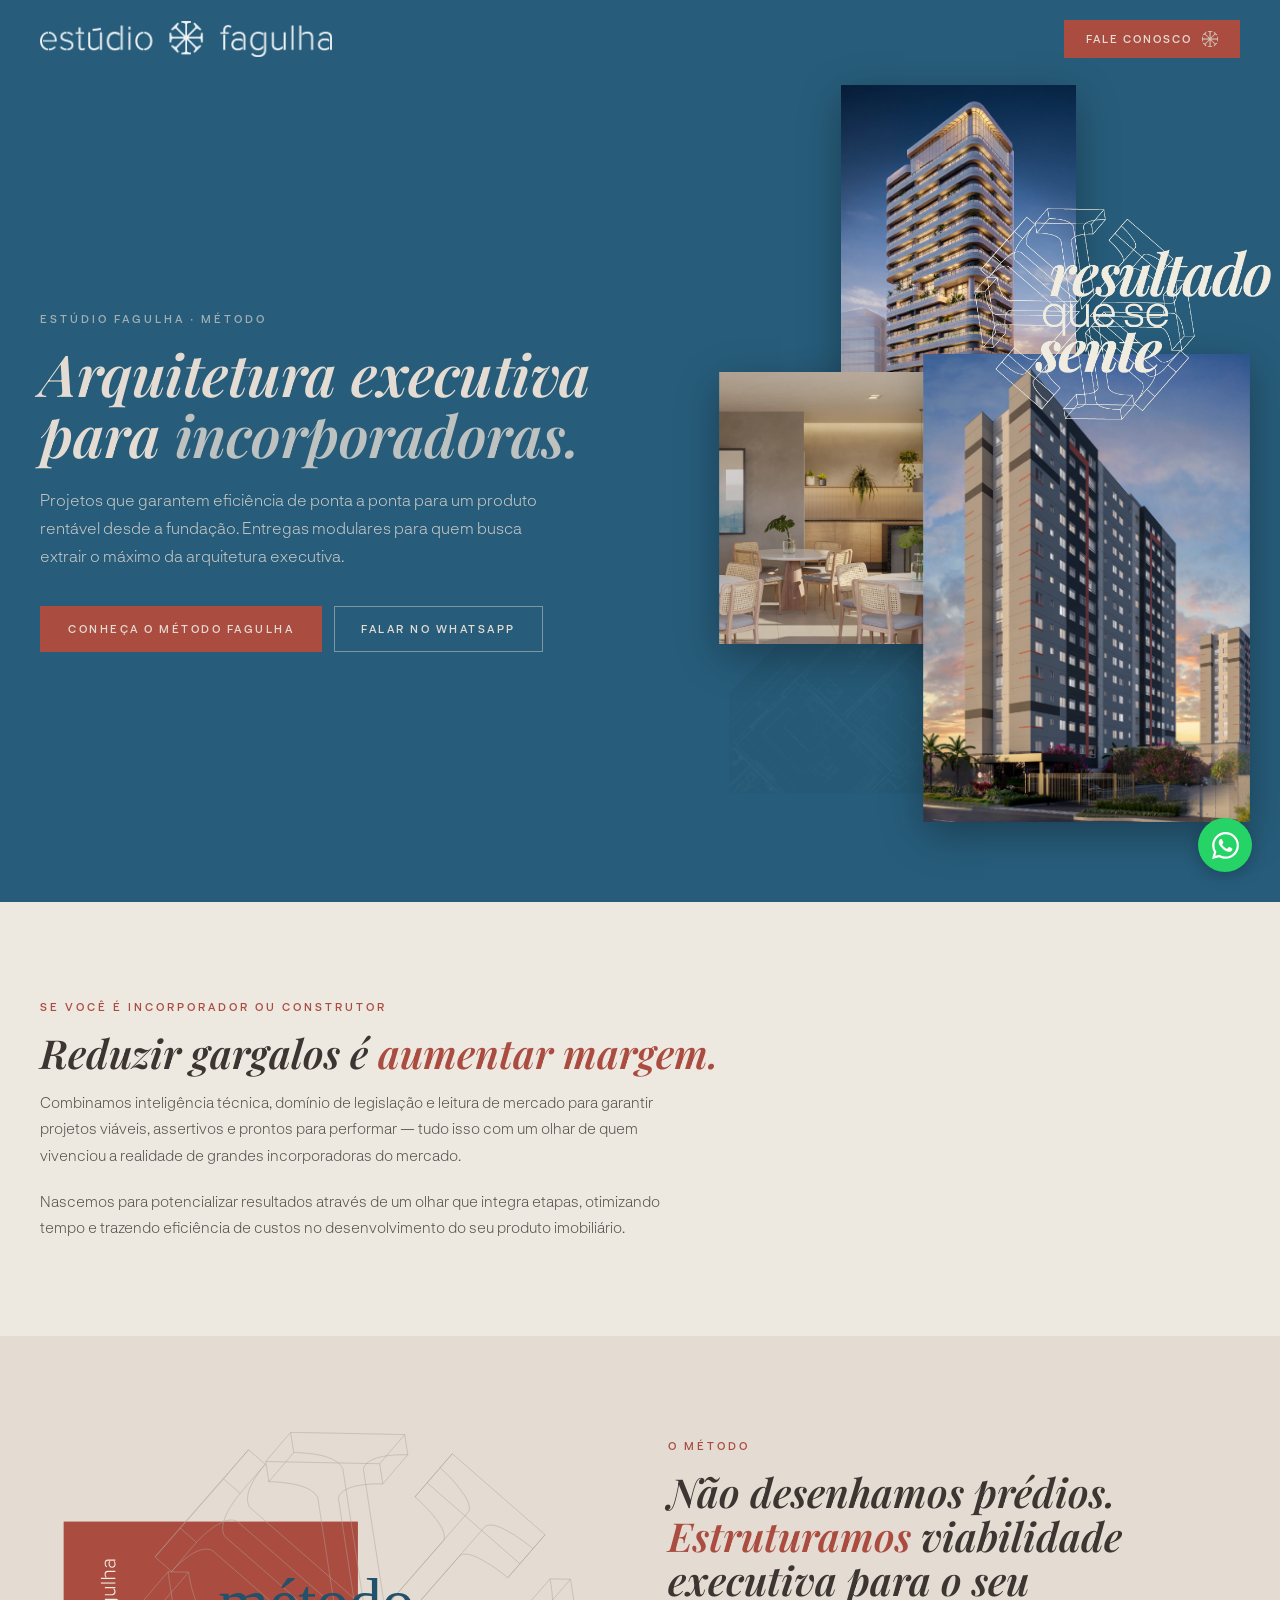
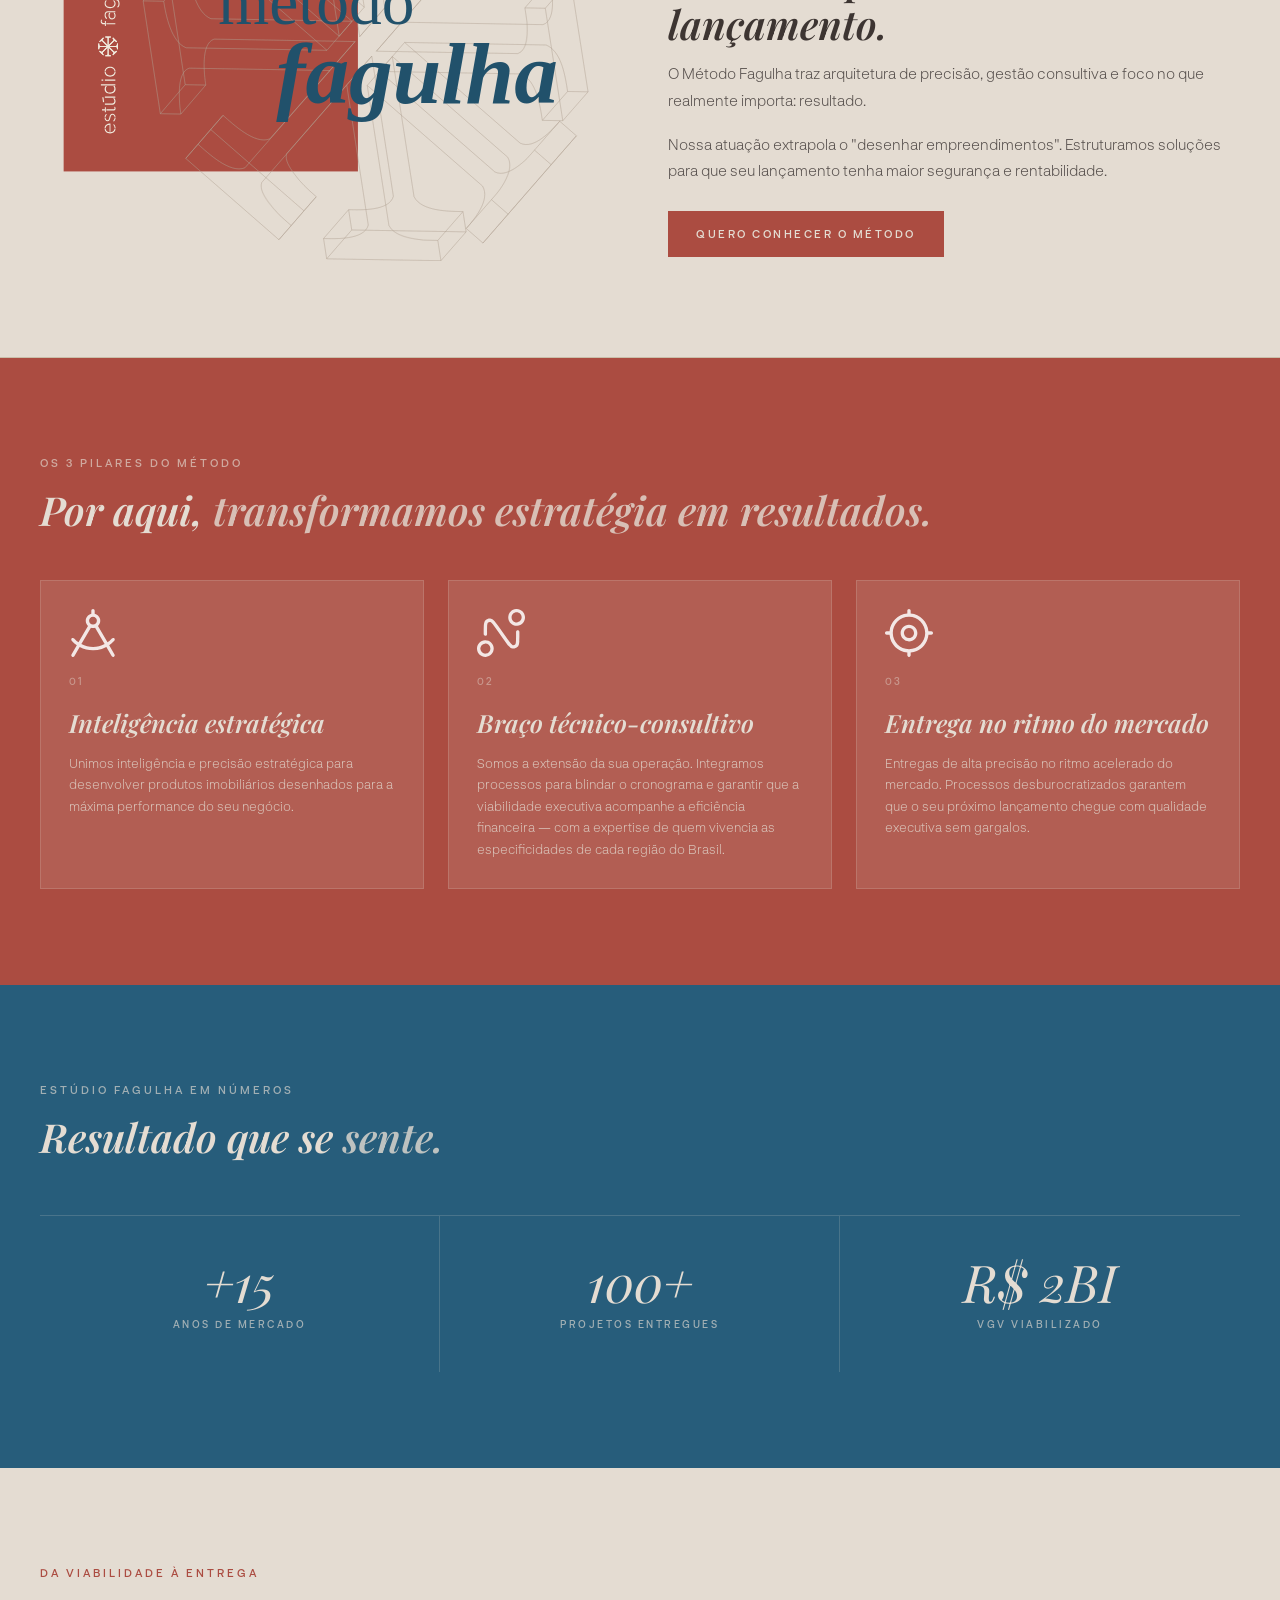
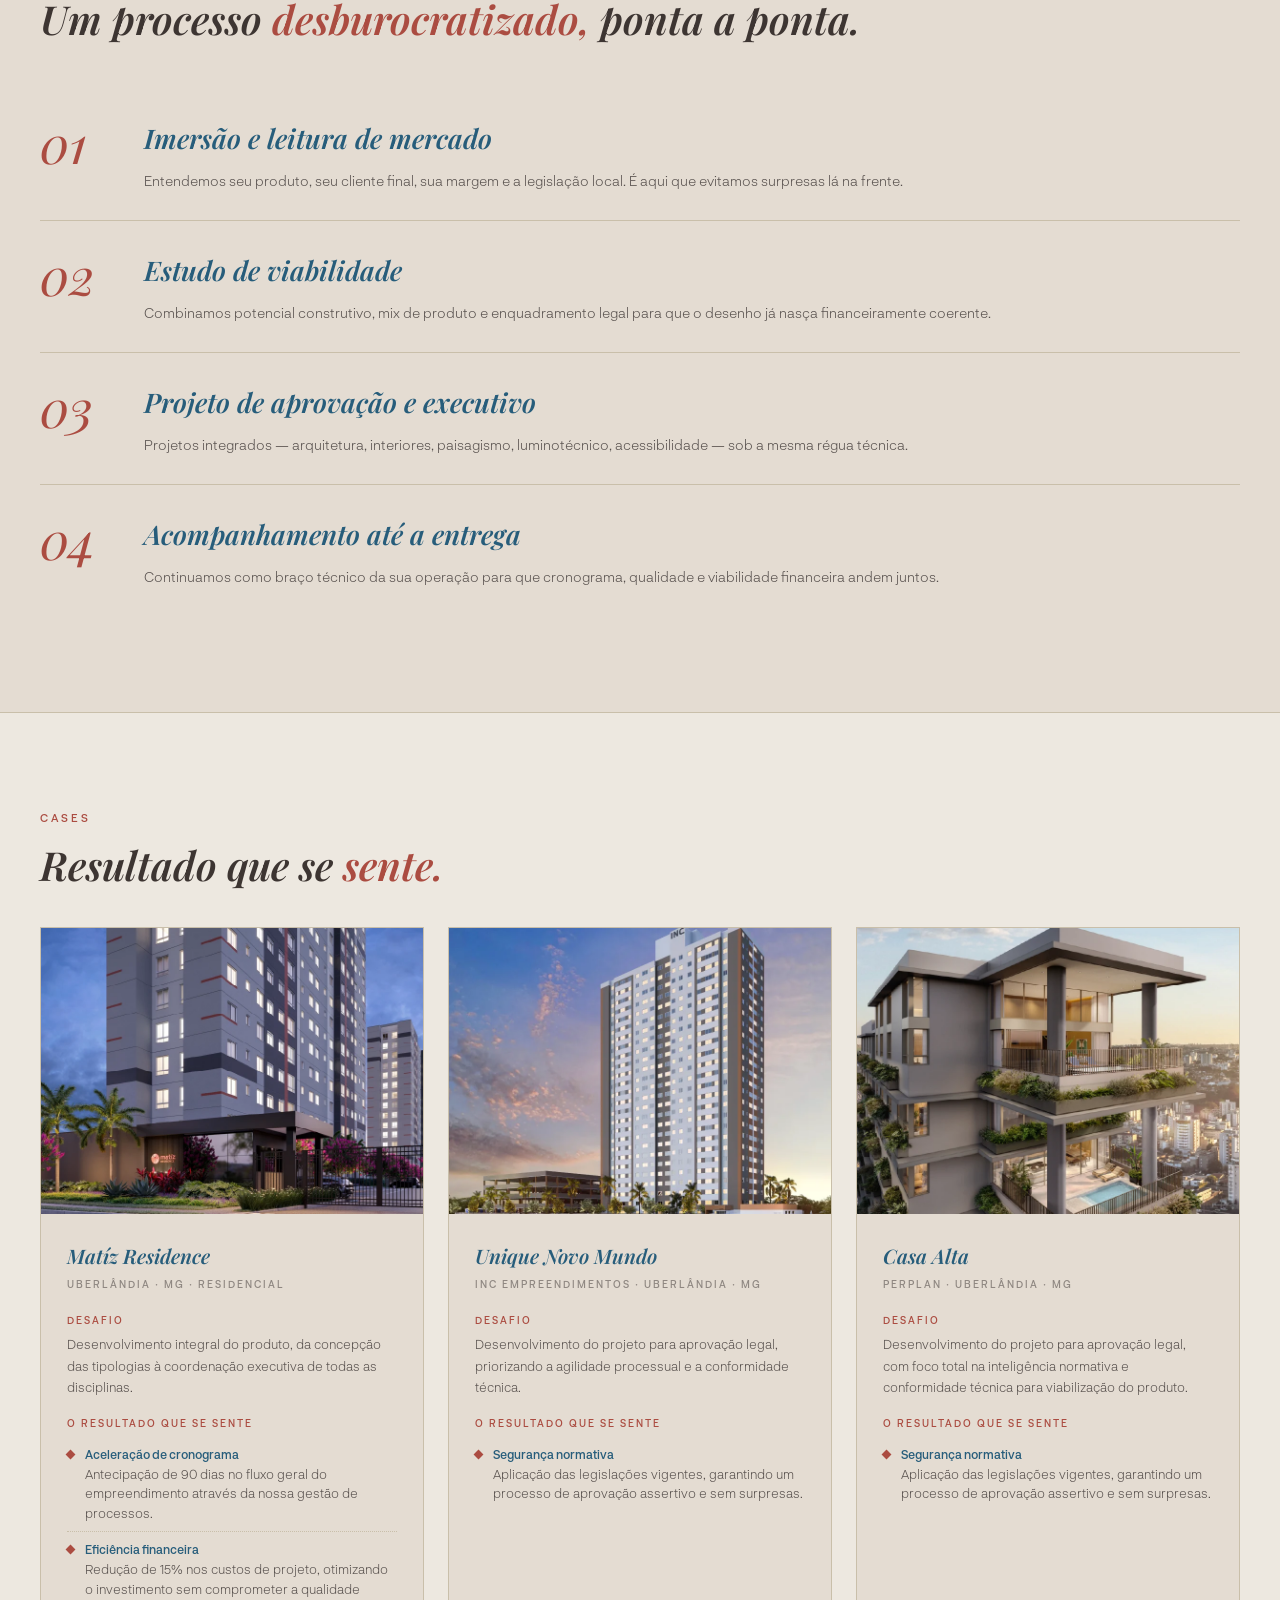
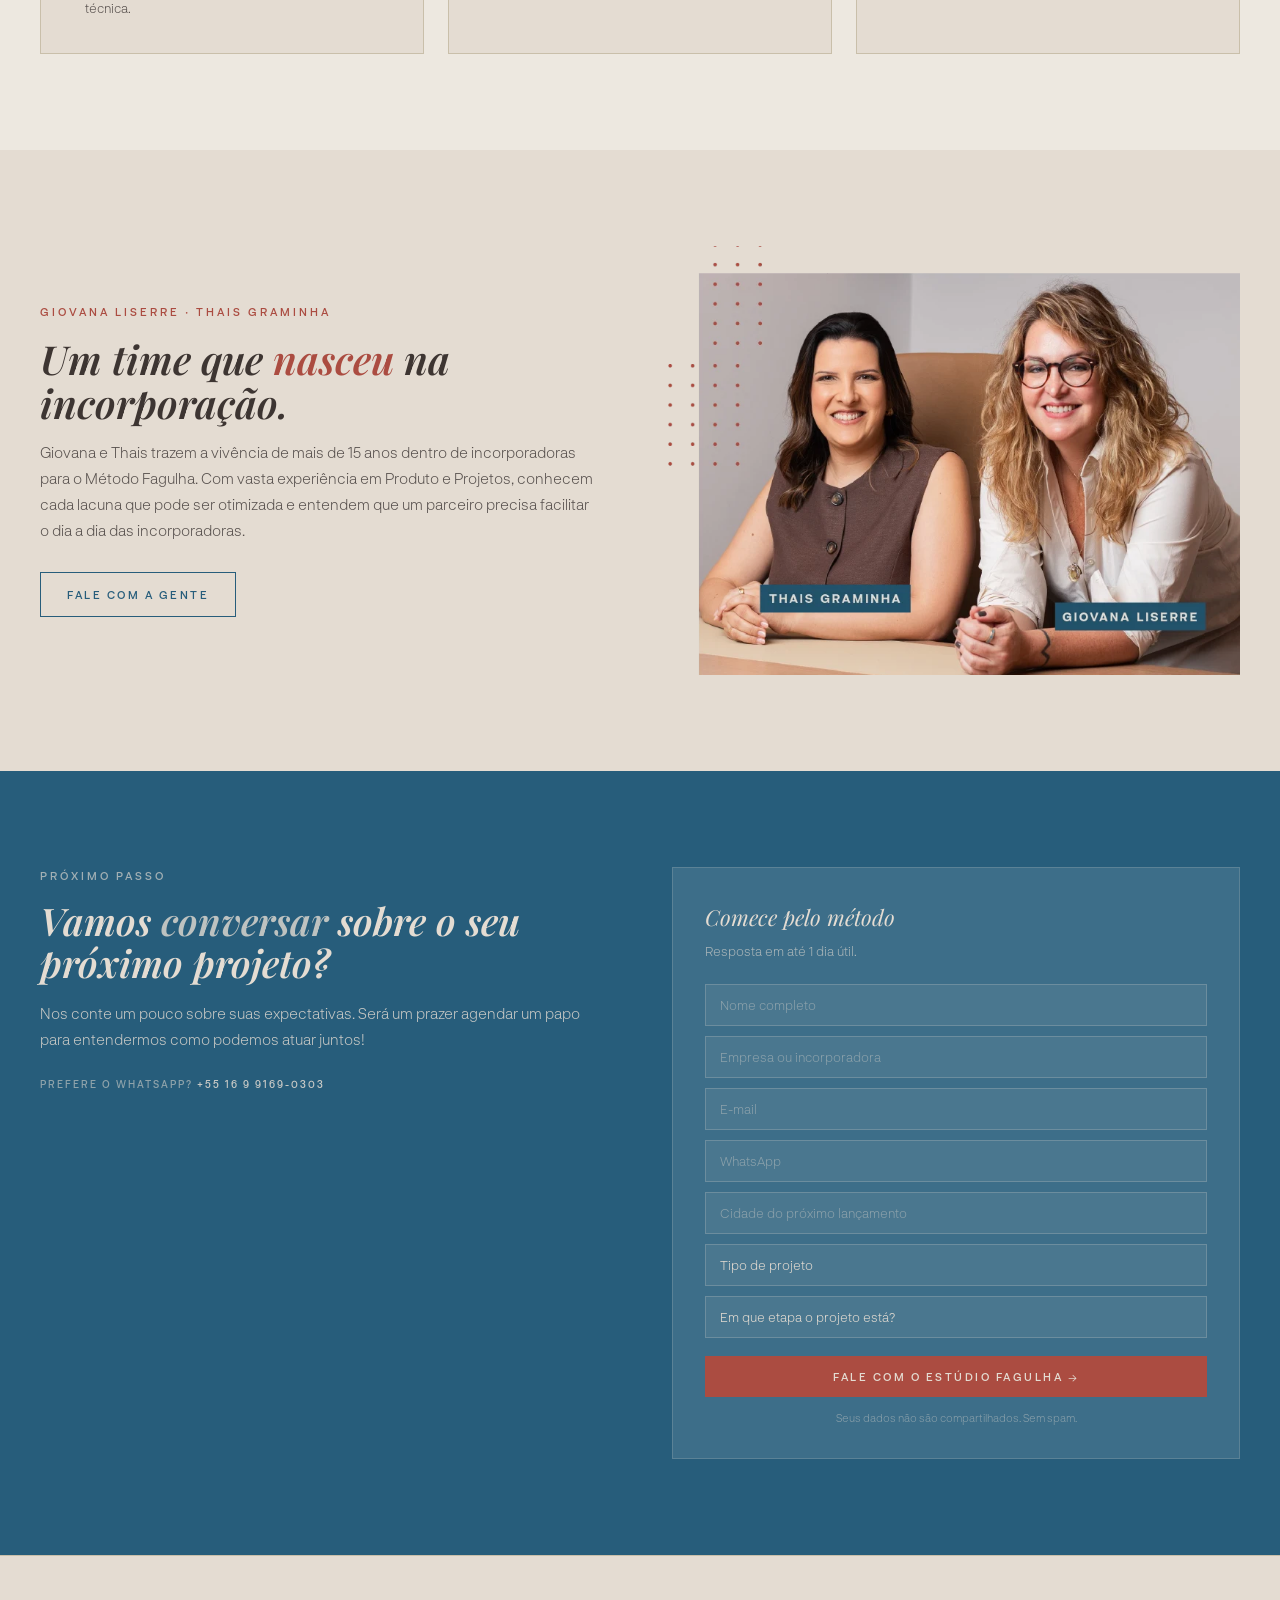
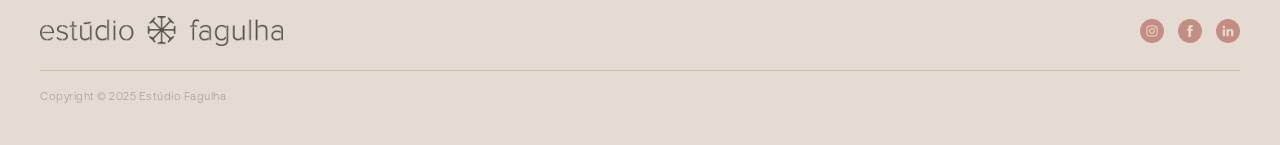
<file: lp-metodo/index.html>
<!DOCTYPE html>
<html lang="pt-BR">
<head>
  <meta charset="utf-8">
  <title>Método Fagulha | Estúdio Fagulha</title>
  <meta name="description" content="Arquitetura executiva para incorporadoras e construtoras. Projetos viáveis, assertivos e rentáveis — do estudo de viabilidade à entrega.">
  <meta property="og:title" content="Método Fagulha | Estúdio Fagulha">
  <meta property="og:description" content="Arquitetura executiva para incorporadoras e construtoras. Projetos viáveis, assertivos e rentáveis — do estudo de viabilidade à entrega.">
  <meta property="og:type" content="website">
  <meta name="twitter:card" content="summary_large_image">
  <meta name="viewport" content="width=device-width, initial-scale=1">
  <link href="../images/favicon.jpg" rel="shortcut icon" type="image/x-icon">
  <style>
    /* ── FONTES ── */
    @font-face {
      font-family: 'PlayfairDisplay';
      src: url('../fonts/PlayfairDisplay-Italic.woff2') format('woff2');
      font-weight: 400;
      font-style: italic;
      font-display: swap;
    }
    @font-face {
      font-family: 'PlayfairDisplay';
      src: url('../fonts/Playfair_Display/PlayfairDisplay-SemiBoldItalic.ttf') format('truetype');
      font-weight: 600;
      font-style: italic;
      font-display: swap;
    }
    @font-face {
      font-family: 'Neurialgrotesk';
      src: url('../fonts/NeurialGrotesk-Light.otf') format('opentype');
      font-weight: 300;
      font-style: normal;
      font-display: swap;
    }
    @font-face {
      font-family: 'Neurialgrotesk';
      src: url('../fonts/NeurialGrotesk-Regular.otf') format('opentype');
      font-weight: 400;
      font-style: normal;
      font-display: swap;
    }
    @font-face {
      font-family: 'Neurialgrotesk';
      src: url('../fonts/NeurialGrotesk-Medium.otf') format('opentype');
      font-weight: 500;
      font-style: normal;
      font-display: swap;
    }
    @font-face {
      font-family: 'Neurialgrotesk';
      src: url('../fonts/NeurialGrotesk-Bold.otf') format('opentype');
      font-weight: 700;
      font-style: normal;
      font-display: swap;
    }

    /* ── RESET ── */
    *, *::before, *::after { box-sizing: border-box; margin: 0; padding: 0; }
    html { scroll-behavior: smooth; }

    /* ── BASE ── */
    body {
      background-color: #e4dcd2;
      color: #57504d;
      font-family: 'Neurialgrotesk', Arial, sans-serif;
      font-weight: 400;
      line-height: 1.6;
      -webkit-font-smoothing: antialiased;
      -moz-osx-font-smoothing: grayscale;
      text-rendering: optimizeLegibility;
    }

    /* ── TOKENS ── */
    :root {
      --creme:       #e4dcd2;
      --creme-soft:  #ede8e0;
      --vermelho:    #ab4c41;
      --vermelho-dk: #9a423b;
      --azul:        #275d7b;
      --azul-dk:     #1e4c65;
      --marrom:      #57504d;
      --marrom-dk:   #3d3532;
      --linha:       #c9bfaa;
      --max:         1280px;
    }

    /* ── UTILIDADES ── */
    .eyebrow {
      font-size: 11px;
      font-weight: 500;
      letter-spacing: 3px;
      text-transform: uppercase;
      color: var(--vermelho);
      margin-bottom: 16px;
      display: block;
    }
    .eyebrow.light { color: rgba(228,220,210,.65); }

    h1, h2, h3, h4 {
      font-family: 'PlayfairDisplay', Georgia, serif;
      font-weight: 600;
      font-style: italic;
    }

    img { display: block; }

    /* ── NAVBAR ── */
    .navbar {
      position: fixed;
      top: 0; left: 0; right: 0;
      z-index: 100;
      padding: 20px 40px;
      display: flex;
      align-items: center;
      justify-content: space-between;
      transition: background 0.3s, box-shadow 0.3s;
    }
    .navbar:not(.scrolled) .navbar-logo img {
      filter: brightness(0) invert(1);
      opacity: 0.92;
    }
    .navbar.scrolled {
      background: rgba(228,220,210,.96);
      box-shadow: 0 1px 0 var(--linha);
      backdrop-filter: blur(4px);
    }
    .navbar-logo img { height: 36px; width: auto; transition: filter 0.3s; }
    .navbar-cta {
      display: inline-flex;
      align-items: center;
      gap: 10px;
      background: var(--vermelho);
      color: #e4dcd2;
      padding: 10px 22px;
      font-size: 11px;
      font-weight: 500;
      letter-spacing: 2px;
      text-transform: uppercase;
      text-decoration: none;
      transition: background .2s;
    }
    .navbar-cta:hover { background: var(--vermelho-dk); }
    .navbar-cta img { width: 16px; height: auto; }

    /* ── HERO ── */
    .hero {
      min-height: 100vh;
      padding: 140px 40px 80px;
      display: flex;
      align-items: center;
      background-color: var(--azul);
      overflow: hidden;
    }
    .hero-grid {
      max-width: var(--max);
      margin: 0 auto;
      width: 100%;
      display: grid;
      grid-template-columns: 1.1fr 0.9fr;
      gap: 64px;
      align-items: center;
    }
    .hero-heading {
      font-size: clamp(34px, 4.5vw, 58px);
      line-height: 1.05;
      letter-spacing: -0.5px;
      color: var(--creme);
      margin-bottom: 22px;
    }
    .hero-heading em { color: rgba(228,220,210,.8); font-style: italic; }
    .hero-body {
      font-size: 16px;
      font-weight: 300;
      line-height: 1.75;
      color: rgba(228,220,210,.85);
      margin-bottom: 36px;
      max-width: 500px;
    }
    .hero-ctas { display: flex; flex-wrap: wrap; gap: 12px; }
    /* ── HERO COLLAGE ── */
    .hero-collage {
      position: relative;
      width: 100%;
      aspect-ratio: 3 / 4;
    }
    .hero-text-layer {}

    .hero-blueprint {
      position: absolute;
      bottom: 4%;
      left: 0%;
      width: 78%;
      opacity: .11;
      pointer-events: none;
      z-index: 1;
    }
    .hero-photo {
      position: absolute;
      overflow: hidden;
      z-index: 2;
      box-shadow: 0 12px 40px rgba(0,0,0,.32);
    }
    .hero-photo img {
      width: 100%;
      height: 100%;
      object-fit: cover;
      display: block;
    }
    /* Torre alta — topo centro */
    .hero-photo-1 {
      top: -8%;
      left: 22%;
      width: 46%;
      height: 58%;
    }
    /* Interior — meio esquerda */
    .hero-photo-2 {
      top: 34%;
      left: -2%;
      width: 52%;
      height: 40%;
    }
    /* Edifício — base direita */
    .hero-photo-3 {
      bottom: 0;
      right: -2%;
      width: 64%;
    }
    .hero-photo-3 img {
      height: auto;
      object-fit: unset;
    }
    .hero-overlay {
      position: absolute;
      top: 10%;
      right: -6%;
      width: 58%;
      z-index: 4;
      pointer-events: none;
    }

    /* ── BOTÕES ── */
    .btn-primary {
      display: inline-flex;
      align-items: center;
      gap: 8px;
      background: var(--vermelho);
      color: #e4dcd2;
      padding: 14px 28px;
      font-size: 11px;
      font-weight: 500;
      letter-spacing: 2.5px;
      text-transform: uppercase;
      text-decoration: none;
      border: none;
      cursor: pointer;
      transition: background .2s;
    }
    .btn-primary:hover { background: var(--vermelho-dk); }

    .btn-outline {
      display: inline-flex;
      align-items: center;
      gap: 8px;
      background: transparent;
      color: var(--creme);
      padding: 13px 26px;
      font-size: 11px;
      font-weight: 500;
      letter-spacing: 2.5px;
      text-transform: uppercase;
      text-decoration: none;
      border: 1.5px solid rgba(228,220,210,.45);
      cursor: pointer;
      transition: all .2s;
    }
    .btn-outline:hover { background: rgba(228,220,210,.1); border-color: var(--creme); }

    .btn-outline-azul {
      display: inline-flex;
      align-items: center;
      gap: 8px;
      background: transparent;
      color: var(--azul);
      padding: 13px 26px;
      font-size: 11px;
      font-weight: 500;
      letter-spacing: 2.5px;
      text-transform: uppercase;
      text-decoration: none;
      border: 1.5px solid var(--azul);
      cursor: pointer;
      transition: all .2s;
    }
    .btn-outline-azul:hover { background: var(--azul); color: var(--creme); }

    /* ── SEÇÕES ── */
    .section { padding: 96px 40px; }
    .section.bg-soft { background: var(--creme-soft); }
    .section.bg-azul { background: var(--azul); color: var(--creme); }
    .section.bg-verm { background: var(--vermelho); color: var(--creme); }

    .section.bg-azul .section-heading,
    .section.bg-verm .section-heading { color: var(--creme); }
    .section.bg-azul .section-heading em,
    .section.bg-verm .section-heading em { color: rgba(228,220,210,.8); }
    .section.bg-azul .section-body,
    .section.bg-verm .section-body { color: rgba(228,220,210,.85); }

    .section-inner { max-width: var(--max); margin: 0 auto; }

    .section-heading {
      font-size: clamp(26px, 3.5vw, 40px);
      line-height: 1.1;
      color: var(--marrom-dk);
      margin-bottom: 14px;
    }
    .section-heading em { color: var(--vermelho); }

    .section-body {
      font-size: 15px;
      font-weight: 300;
      line-height: 1.75;
      color: var(--marrom);
      max-width: 560px;
    }

    /* ── GRIDS ── */
    .two-col { display: grid; grid-template-columns: 1fr 1fr; gap: 56px; align-items: start; }
    .two-col.center { align-items: center; }
    .three-col { display: grid; grid-template-columns: repeat(3, 1fr); gap: 24px; }
    .two-two { display: grid; grid-template-columns: repeat(2, 1fr); gap: 24px; }

    /* ── IMAGENS ── */
    .img-service {
      width: 100%;
      aspect-ratio: 4/3;
      object-fit: cover;
    }

    /* ── PILARES (fundo vermelho) ── */
    .pillar {
      background: rgba(228,220,210,.12);
      border: 1px solid rgba(228,220,210,.18);
      padding: 28px;
    }
    .pillar-icon {
      width: 48px;
      height: 48px;
      margin-bottom: 16px;
      display: block;
      filter: brightness(0) invert(1);
      opacity: 0.85;
    }
    .pillar-num {
      font-size: 10px;
      font-weight: 500;
      letter-spacing: 2px;
      text-transform: uppercase;
      color: rgba(228,220,210,.45);
      margin-bottom: 14px;
    }
    .pillar h4 {
      font-size: 25px;
      color: var(--creme);
      margin-bottom: 10px;
    }
    .pillar p {
      font-size: 13px;
      font-weight: 300;
      color: rgba(228,220,210,.8);
      line-height: 1.65;
    }

    /* ── NÚMEROS ── */
    .stats {
      display: grid;
      grid-template-columns: repeat(3, 1fr);
      margin-top: 56px;
      border-top: 1px solid rgba(228,220,210,.18);
    }
    .stat {
      padding: 40px 24px;
      text-align: center;
      border-right: 1px solid rgba(228,220,210,.18);
    }
    .stat:last-child { border-right: none; }
    .stat-num {
      font-family: 'PlayfairDisplay', Georgia, serif;
      font-size: 52px;
      font-style: italic;
      line-height: 1;
      color: var(--creme);
      margin-bottom: 8px;
    }
    .stat-lab {
      font-size: 10px;
      font-weight: 500;
      letter-spacing: 2.5px;
      text-transform: uppercase;
      color: rgba(228,220,210,.65);
    }

    /* ── PASSOS DO MÉTODO ── */
    .method-steps { margin-top: 48px; }
    .method-step {
      display: grid;
      grid-template-columns: 80px 1fr;
      gap: 24px;
      padding: 28px 0;
      border-bottom: 1px solid var(--linha);
      align-items: start;
    }
    .method-step:last-child { border-bottom: none; }
    .method-step-num {
      font-family: 'PlayfairDisplay', Georgia, serif;
      font-size: 52px;
      font-style: italic;
      color: var(--vermelho);
      line-height: 1;
    }
    .method-step-content h4 {
      font-size: 27px;
      color: var(--azul);
      margin-bottom: 8px;
    }
    .method-step-content p {
      font-size: 14px;
      font-weight: 300;
      line-height: 1.7;
      color: var(--marrom);
    }

    /* ── CASES ── */
    .case-card {
      background: var(--creme);
      border: 1px solid var(--linha);
      overflow: hidden;
    }
    .case-card-img {
      width: 100%;
      aspect-ratio: 4/3;
      object-fit: cover;
      display: block;
      transition: transform .4s;
    }
    .case-card:hover .case-card-img { transform: scale(1.03); }
    .case-card-img-wrap { overflow: hidden; }
    .case-card-body { padding: 26px; }
    .case-card-name {
      font-family: 'PlayfairDisplay', Georgia, serif;
      font-size: 20px;
      color: var(--azul);
      margin-bottom: 4px;
    }
    .case-card-meta {
      font-size: 10px;
      font-weight: 500;
      letter-spacing: 2px;
      text-transform: uppercase;
      color: var(--marrom);
      opacity: .6;
      margin-bottom: 20px;
    }
    .case-label {
      font-size: 10px;
      font-weight: 500;
      letter-spacing: 2px;
      text-transform: uppercase;
      color: var(--vermelho);
      margin-bottom: 6px;
    }
    .case-text {
      font-size: 13px;
      font-weight: 300;
      line-height: 1.65;
      color: var(--marrom);
      margin-bottom: 16px;
    }
    .case-results { list-style: none; }
    .case-results li {
      font-size: 13px;
      font-weight: 300;
      color: var(--marrom);
      padding: 8px 0 8px 18px;
      position: relative;
      border-bottom: 1px dotted var(--linha);
      line-height: 1.5;
    }
    .case-results li:last-child { border-bottom: none; }
    .case-results li::before {
      content: '';
      position: absolute;
      left: 0;
      top: 14px;
      width: 7px;
      height: 7px;
      background: var(--vermelho);
      transform: rotate(45deg);
    }
    .case-results li strong {
      display: block;
      font-weight: 500;
      font-size: 12px;
      color: var(--azul);
      margin-bottom: 2px;
      font-family: 'Neurialgrotesk', sans-serif;
      font-style: normal;
    }

    /* ── DIVISOR ── */
    .divider { border: none; border-top: 1px solid var(--linha); }

    /* ── FORMULÁRIO ── */
    .form-section {
      padding: 96px 40px;
      background: var(--azul);
      color: var(--creme);
    }
    .form-grid {
      max-width: var(--max);
      margin: 0 auto;
      display: grid;
      grid-template-columns: 1fr 1fr;
      gap: 64px;
      align-items: start;
    }
    .form-heading {
      font-size: clamp(26px, 3.5vw, 38px);
      line-height: 1.1;
      color: var(--creme);
      margin-bottom: 16px;
    }
    .form-heading em { color: rgba(228,220,210,.8); }
    .form-body {
      font-size: 15px;
      font-weight: 300;
      line-height: 1.75;
      color: rgba(228,220,210,.85);
      margin-bottom: 24px;
    }
    .form-wp {
      font-size: 10px;
      font-weight: 500;
      letter-spacing: 2px;
      text-transform: uppercase;
      color: rgba(228,220,210,.55);
    }
    .form-wp a { color: rgba(228,220,210,.85); text-decoration: none; }
    .form-wp a:hover { color: var(--creme); }
    .form-box {
      background: rgba(255,255,255,.1);
      border: 1px solid rgba(228,220,210,.18);
      padding: 32px;
    }
    .form-box-title {
      font-family: 'PlayfairDisplay', Georgia, serif;
      font-size: 22px;
      color: var(--creme);
      margin-bottom: 6px;
    }
    .form-box-sub {
      font-size: 13px;
      font-weight: 300;
      color: rgba(228,220,210,.65);
      margin-bottom: 22px;
    }
    .field {
      width: 100%;
      background: rgba(228,220,210,.08);
      border: 1px solid rgba(228,220,210,.22);
      padding: 12px 14px;
      color: var(--creme);
      font-family: 'Neurialgrotesk', Arial, sans-serif;
      font-size: 13px;
      font-weight: 300;
      margin-bottom: 10px;
      outline: none;
      appearance: none;
      transition: border-color .2s;
    }
    .field::placeholder { color: rgba(228,220,210,.42); }
    .field:focus { border-color: rgba(228,220,210,.55); }
    .field option { background: var(--azul-dk); color: #e4dcd2; }
    .form-submit {
      width: 100%;
      background: var(--vermelho);
      color: var(--creme);
      border: none;
      padding: 14px;
      font-family: 'Neurialgrotesk', Arial, sans-serif;
      font-size: 11px;
      font-weight: 500;
      letter-spacing: 2.5px;
      text-transform: uppercase;
      cursor: pointer;
      margin-top: 8px;
      transition: background .2s;
      display: flex;
      align-items: center;
      justify-content: center;
      gap: 10px;
    }
    .form-submit:hover { background: var(--vermelho-dk); }
    .form-privacy {
      font-size: 11px;
      font-weight: 300;
      color: rgba(228,220,210,.45);
      margin-top: 12px;
      text-align: center;
    }

    /* ── FOOTER ── */
    .footer {
      background: transparent;
      padding: 60px 40px 40px;
      border-top: 1px solid var(--linha);
    }
    .footer-bar {
      max-width: var(--max);
      margin: 0 auto;
      display: flex;
      align-items: center;
      justify-content: space-between;
      flex-wrap: wrap;
      gap: 20px;
    }
    .footer-bar img { height: 30px; width: auto; }
    .footer-social { display: flex; gap: 14px; align-items: center; }
    .footer-social a { opacity: .55; transition: opacity .2s; }
    .footer-social a:hover { opacity: 1; }
    .footer-social img { width: 24px; height: 24px; object-fit: contain; }
    .footer-divider {
      max-width: var(--max);
      margin: 24px auto 0;
      border: none;
      border-top: 1px solid var(--linha);
    }
    .footer-copy {
      max-width: var(--max);
      margin: 0 auto;
      padding: 16px 0 0;
      font-size: 11px;
      font-weight: 300;
      color: rgba(87,80,77,.45);
      letter-spacing: .5px;
    }

    /* ── WHATSAPP FLUTUANTE ── */
    .wpp-float {
      position: fixed;
      bottom: 28px;
      right: 28px;
      z-index: 200;
      width: 54px;
      height: 54px;
      background: #25D366;
      border-radius: 50%;
      display: flex;
      align-items: center;
      justify-content: center;
      box-shadow: 0 4px 16px rgba(0,0,0,.22);
      transition: transform .2s;
      text-decoration: none;
    }
    .wpp-float:hover { transform: scale(1.07); }
    .wpp-float svg { width: 27px; height: 27px; fill: #fff; }

    /* ── RESPONSIVO ── */
    @media (max-width: 960px) {
      .navbar { padding: 16px 24px; }
      .navbar-logo img { height: 28px; }
      .navbar-cta { padding: 8px 14px; font-size: 10px; letter-spacing: 1.5px; gap: 6px; }
      .navbar-cta img { display: none; }
      .hero { padding: 120px 24px 60px; }
      .hero-grid { grid-template-columns: 1fr; gap: 36px; }
      .hero-collage { margin-top: 56px; }
      .hero-img { aspect-ratio: 16/9; }
      .hero-overlay { right: 0; width: 46%; top: 12%; }
      .section { padding: 72px 24px; }
      .two-col { grid-template-columns: 1fr; gap: 36px; }
      .three-col { grid-template-columns: 1fr; }
      .two-two { grid-template-columns: 1fr; }
      .stats { grid-template-columns: 1fr; }
      .stat { border-right: none; border-bottom: 1px solid rgba(228,220,210,.18); }
      .stat:last-child { border-bottom: none; }
      .method-step { grid-template-columns: 60px 1fr; gap: 16px; }
      .method-step-num { font-size: 40px; }
      .form-section { padding: 72px 24px; }
      .form-grid { grid-template-columns: 1fr; gap: 40px; }
      .footer { padding: 40px 24px 28px; }
      .footer-bar { flex-direction: column; align-items: flex-start; }
    }
    @media (max-width: 480px) {
      .navbar { justify-content: center; padding: 40px 24px 20px; }
      .navbar-cta { display: none; }
      .hero-overlay { right: 0; width: 48%; top: 12%; }
    }

    /* ── PLACEHOLDERS DE IMAGEM ── */
    .img-ph {
      width: 100%;
      background: repeating-linear-gradient(
        45deg,
        rgba(171,76,65,.07),
        rgba(171,76,65,.07) 9px,
        rgba(171,76,65,.14) 9px,
        rgba(171,76,65,.14) 18px
      );
      border: 1.5px dashed var(--vermelho);
      display: flex;
      flex-direction: column;
      align-items: center;
      justify-content: center;
      text-align: center;
      padding: 28px 20px;
      gap: 10px;
      font-family: 'Courier New', monospace;
      font-size: 10px;
      letter-spacing: 1.5px;
      text-transform: uppercase;
      color: var(--vermelho);
    }
    .img-ph-file {
      font-size: 11.5px;
      letter-spacing: 0.5px;
      text-transform: none;
      color: var(--marrom-dk);
      background: var(--creme);
      padding: 4px 14px;
      border: 1px solid var(--vermelho);
    }
    .img-ph-dim {
      font-size: 9px;
      opacity: .6;
    }
  </style>
</head>
<body>

<!-- WhatsApp flutuante -->
<a href="https://api.whatsapp.com/send?phone=5516991690303" target="_blank" rel="noopener" class="wpp-float" aria-label="Falar no WhatsApp">
  <svg viewBox="0 0 24 24" xmlns="http://www.w3.org/2000/svg"><path d="M17.472 14.382c-.297-.149-1.758-.867-2.03-.967-.273-.099-.471-.148-.67.15-.197.297-.767.966-.94 1.164-.173.199-.347.223-.644.075-.297-.15-1.255-.463-2.39-1.475-.883-.788-1.48-1.761-1.653-2.059-.173-.297-.018-.458.13-.606.134-.133.298-.347.446-.52.149-.174.198-.298.298-.497.099-.198.05-.371-.025-.52-.075-.149-.669-1.612-.916-2.207-.242-.579-.487-.5-.669-.51-.173-.008-.371-.01-.57-.01-.198 0-.52.074-.792.372-.272.297-1.04 1.016-1.04 2.479 0 1.462 1.065 2.875 1.213 3.074.149.198 2.096 3.2 5.077 4.487.709.306 1.262.489 1.694.625.712.227 1.36.195 1.871.118.571-.085 1.758-.719 2.006-1.413.248-.694.248-1.289.173-1.413-.074-.124-.272-.198-.57-.347m-5.421 7.403h-.004a9.87 9.87 0 01-5.031-1.378l-.361-.214-3.741.982.998-3.648-.235-.374a9.86 9.86 0 01-1.51-5.26c.001-5.45 4.436-9.884 9.888-9.884 2.64 0 5.122 1.03 6.988 2.898a9.825 9.825 0 012.893 6.994c-.003 5.45-4.437 9.884-9.885 9.884m8.413-18.297A11.815 11.815 0 0012.05 0C5.495 0 .16 5.335.157 11.892c0 2.096.547 4.142 1.588 5.945L.057 24l6.305-1.654a11.882 11.882 0 005.683 1.448h.005c6.554 0 11.89-5.335 11.893-11.893a11.821 11.821 0 00-3.48-8.413z"/></svg>
</a>

<!-- ── NAVBAR ── -->
<nav class="navbar" id="navbar">
  <a href="../index.html" class="navbar-logo">
    <img src="../images/Logotipo_Est_Fagulha_horizontal_brown.png" alt="Estúdio Fagulha" width="220" height="auto">
  </a>
  <a href="#contato" class="navbar-cta">
    fale conosco
    <img src="../images/Grafismo_Fagulha_Icone_OffWhite.png" alt="" width="16" height="16">
  </a>
</nav>

<!-- ── HERO ── -->
<section class="hero" id="topo">
  <div class="hero-grid">
    <div class="hero-text-layer">
      <span class="eyebrow light">Estúdio Fagulha &middot; Método</span>
      <h1 class="hero-heading">Arquitetura executiva para <em>incorporadoras.</em></h1>
      <p class="hero-body">Projetos que garantem eficiência de ponta a ponta para um produto rentável desde a fundação. Entregas modulares para quem busca extrair o máximo da arquitetura executiva.</p>
      <div class="hero-ctas">
        <a href="#metodo" class="btn-primary">Conheça o Método Fagulha</a>
        <a href="https://api.whatsapp.com/send?phone=5516991690303" target="_blank" rel="noopener" class="btn-outline">Falar no WhatsApp</a>
      </div>
    </div>
    <div class="hero-collage" id="hero-parallax">
      <img src="../images/hero-blueprint.webp"      alt="" class="hero-blueprint" aria-hidden="true" loading="eager">
      <div class="hero-photo hero-photo-1">
        <img src="../images/hero-foto-03.webp" alt="Área de convivência" loading="eager">
      </div>
      <div class="hero-photo hero-photo-2">
        <img src="../images/hero-foto-01.webp" alt="Torre residencial" loading="eager">
      </div>
      <div class="hero-photo hero-photo-3">
        <img src="../images/hero-foto-02.webp" alt="Empreendimento residencial" loading="eager">
      </div>
      <img src="../images/hero-overlay-texto.webp" alt="" class="hero-overlay" aria-hidden="true" loading="eager">
    </div>
  </div>
</section>

<!-- ── DOR ── -->
<section class="section bg-soft" id="dor">
  <div class="section-inner">
    <span class="eyebrow">Se você é incorporador ou construtor</span>
    <h2 class="section-heading" style="max-width:700px">Reduzir gargalos é <em>aumentar margem.</em></h2>
    <p class="section-body" style="max-width:620px; margin-bottom:20px">Combinamos inteligência técnica, domínio de legislação e leitura de mercado para garantir projetos viáveis, assertivos e prontos para performar — tudo isso com um olhar de quem vivenciou a realidade de grandes incorporadoras do mercado.</p>
    <p class="section-body" style="max-width:620px">Nascemos para potencializar resultados através de um olhar que integra etapas, otimizando tempo e trazendo eficiência de custos no desenvolvimento do seu produto imobiliário.</p>
  </div>
</section>

<!-- ── O MÉTODO ── -->
<section class="section" id="metodo">
  <div class="section-inner">
    <div class="two-col center">
      <img src="../images/metodo-fagulha.svg" alt="Método Fagulha" class="img-service" style="object-fit:contain" loading="lazy">
      <div>
        <span class="eyebrow">O Método</span>
        <h2 class="section-heading">Não desenhamos prédios. <em>Estruturamos</em> viabilidade executiva para o seu lançamento.</h2>
        <p class="section-body" style="margin-bottom:18px">O Método Fagulha traz arquitetura de precisão, gestão consultiva e foco no que realmente importa: resultado.</p>
        <p class="section-body">Nossa atuação extrapola o "desenhar empreendimentos". Estruturamos soluções para que seu lançamento tenha maior segurança e rentabilidade.</p>
        <a href="#contato" class="btn-primary" style="margin-top:28px">Quero conhecer o Método</a>
      </div>
    </div>
  </div>
</section>

<hr class="divider">

<!-- ── PILARES ── -->
<section class="section bg-verm" id="pilares">
  <div class="section-inner">
    <span class="eyebrow light">Os 3 pilares do Método</span>
    <h2 class="section-heading" style="margin-bottom:48px">Por aqui, <em>transformamos estratégia em resultados.</em></h2>
    <div class="three-col">
      <div class="pillar">
        <img src="../images/icone-pilar-01.svg" alt="" class="pillar-icon" aria-hidden="true">
        <div class="pillar-num">01</div>
        <h4>Inteligência estratégica</h4>
        <p>Unimos inteligência e precisão estratégica para desenvolver produtos imobiliários desenhados para a máxima performance do seu negócio.</p>
      </div>
      <div class="pillar">
        <img src="../images/icone-pilar-02.svg" alt="" class="pillar-icon" aria-hidden="true">
        <div class="pillar-num">02</div>
        <h4>Braço técnico-consultivo</h4>
        <p>Somos a extensão da sua operação. Integramos processos para blindar o cronograma e garantir que a viabilidade executiva acompanhe a eficiência financeira — com a expertise de quem vivencia as especificidades de cada região do Brasil.</p>
      </div>
      <div class="pillar">
        <img src="../images/icone-pilar-03.svg" alt="" class="pillar-icon" aria-hidden="true">
        <div class="pillar-num">03</div>
        <h4>Entrega no ritmo do mercado</h4>
        <p>Entregas de alta precisão no ritmo acelerado do mercado. Processos desburocratizados garantem que o seu próximo lançamento chegue com qualidade executiva sem gargalos.</p>
      </div>
    </div>
  </div>
</section>

<!-- ── NÚMEROS ── -->
<section class="section bg-azul" id="numeros">
  <div class="section-inner">
    <span class="eyebrow light">Estúdio Fagulha em números</span>
    <h2 class="section-heading">Resultado que se <em>sente.</em></h2>
    <div class="stats">
      <div class="stat">
        <div class="stat-num">+15</div>
        <div class="stat-lab">anos de mercado</div>
      </div>
      <div class="stat">
        <div class="stat-num">100+</div>
        <div class="stat-lab">projetos entregues</div>
      </div>
      <div class="stat">
        <div class="stat-num">R$&nbsp;2BI</div>
        <div class="stat-lab">VGV viabilizado</div>
      </div>
    </div>
  </div>
</section>

<!-- ── COMO FUNCIONA ── -->
<section class="section" id="como-funciona">
  <div class="section-inner">
    <span class="eyebrow">Da viabilidade à entrega</span>
    <h2 class="section-heading">Um processo <em>desburocratizado,</em> ponta a ponta.</h2>
    <div class="method-steps">
      <div class="method-step">
        <div class="method-step-num">01</div>
        <div class="method-step-content">
          <h4>Imersão e leitura de mercado</h4>
          <p>Entendemos seu produto, seu cliente final, sua margem e a legislação local. É aqui que evitamos surpresas lá na frente.</p>
        </div>
      </div>
      <div class="method-step">
        <div class="method-step-num">02</div>
        <div class="method-step-content">
          <h4>Estudo de viabilidade</h4>
          <p>Combinamos potencial construtivo, mix de produto e enquadramento legal para que o desenho já nasça financeiramente coerente.</p>
        </div>
      </div>
      <div class="method-step">
        <div class="method-step-num">03</div>
        <div class="method-step-content">
          <h4>Projeto de aprovação e executivo</h4>
          <p>Projetos integrados — arquitetura, interiores, paisagismo, luminotécnico, acessibilidade — sob a mesma régua técnica.</p>
        </div>
      </div>
      <div class="method-step">
        <div class="method-step-num">04</div>
        <div class="method-step-content">
          <h4>Acompanhamento até a entrega</h4>
          <p>Continuamos como braço técnico da sua operação para que cronograma, qualidade e viabilidade financeira andem juntos.</p>
        </div>
      </div>
    </div>
  </div>
</section>

<hr class="divider">

<!-- ── CASES ── -->
<section class="section bg-soft" id="cases">
  <div class="section-inner">
    <span class="eyebrow">Cases</span>
    <h2 class="section-heading" style="margin-bottom:40px">Resultado que se <em>sente.</em></h2>
    <div class="three-col">

      <!-- Matíz Residence -->
      <div class="case-card">
        <div class="case-card-img-wrap">
          <img src="../images/case-matiz-residence.webp" alt="Matíz Residence" class="case-card-img" loading="lazy">
        </div>
        <div class="case-card-body">
          <h3 class="case-card-name">Matíz Residence</h3>
          <p class="case-card-meta">Uberlândia &middot; MG &middot; Residencial</p>
          <p class="case-label">Desafio</p>
          <p class="case-text">Desenvolvimento integral do produto, da concepção das tipologias à coordenação executiva de todas as disciplinas.</p>
          <p class="case-label">O resultado que se sente</p>
          <ul class="case-results">
            <li>
              <strong>Aceleração de cronograma</strong>
              Antecipação de 90 dias no fluxo geral do empreendimento através da nossa gestão de processos.
            </li>
            <li>
              <strong>Eficiência financeira</strong>
              Redução de 15% nos custos de projeto, otimizando o investimento sem comprometer a qualidade técnica.
            </li>
          </ul>
        </div>
      </div>

      <!-- Unique Novo Mundo -->
      <div class="case-card">
        <div class="case-card-img-wrap">
          <img src="../images/case-unique-novo-mundo.webp" alt="Unique Novo Mundo" class="case-card-img" loading="lazy">
        </div>
        <div class="case-card-body">
          <h3 class="case-card-name">Unique Novo Mundo</h3>
          <p class="case-card-meta">INC Empreendimentos &middot; Uberlândia &middot; MG</p>
          <p class="case-label">Desafio</p>
          <p class="case-text">Desenvolvimento do projeto para aprovação legal, priorizando a agilidade processual e a conformidade técnica.</p>
          <p class="case-label">O resultado que se sente</p>
          <ul class="case-results">
            <li>
              <strong>Segurança normativa</strong>
              Aplicação das legislações vigentes, garantindo um processo de aprovação assertivo e sem surpresas.
            </li>
          </ul>
        </div>
      </div>

      <!-- Casa Alta -->
      <div class="case-card">
        <div class="case-card-img-wrap">
          <img src="../images/case-casa-alta.webp" alt="Casa Alta" class="case-card-img" loading="lazy">
        </div>
        <div class="case-card-body">
          <h3 class="case-card-name">Casa Alta</h3>
          <p class="case-card-meta">Perplan &middot; Uberlândia &middot; MG</p>
          <p class="case-label">Desafio</p>
          <p class="case-text">Desenvolvimento do projeto para aprovação legal, com foco total na inteligência normativa e conformidade técnica para viabilização do produto.</p>
          <p class="case-label">O resultado que se sente</p>
          <ul class="case-results">
            <li>
              <strong>Segurança normativa</strong>
              Aplicação das legislações vigentes, garantindo um processo de aprovação assertivo e sem surpresas.
            </li>
          </ul>
        </div>
      </div>

    </div>
  </div>
</section>

<!-- ── QUEM ESTÁ POR TRÁS ── -->
<section class="section" id="sobre">
  <div class="section-inner">
    <div class="two-col center">
      <div>
        <span class="eyebrow">Giovana Liserre &middot; Thais Graminha</span>
        <h2 class="section-heading">Um time que <em>nasceu</em> na incorporação.</h2>
        <p class="section-body">Giovana e Thais trazem a vivência de mais de 15 anos dentro de incorporadoras para o Método Fagulha. Com vasta experiência em Produto e Projetos, conhecem cada lacuna que pode ser otimizada e entendem que um parceiro precisa facilitar o dia a dia das incorporadoras.</p>
        <a href="#contato" class="btn-outline-azul" style="margin-top:28px">Fale com a gente</a>
      </div>
      <img src="../images/fundadoras-fagulha.webp" alt="Thais Graminha e Giovana Liserre — fundadoras do Estúdio Fagulha" class="img-service" loading="lazy">
    </div>
  </div>
</section>

<!-- ── FORMULÁRIO ── -->
<section class="form-section" id="contato">
  <div class="form-grid">
    <div>
      <span class="eyebrow light">Próximo passo</span>
      <h2 class="form-heading">Vamos <em>conversar</em> sobre o seu próximo projeto?</h2>
      <p class="form-body">Nos conte um pouco sobre suas expectativas. Será um prazer agendar um papo para entendermos como podemos atuar juntos!</p>
      <p class="form-wp">Prefere o WhatsApp? <a href="https://api.whatsapp.com/send?phone=5516991690303" target="_blank" rel="noopener">+55 16 9 9169-0303</a></p>
    </div>
    <div class="form-box">
      <div class="form-box-title">Comece pelo método</div>
      <div class="form-box-sub">Resposta em até 1 dia útil.</div>
      <form name="metodo-contato" method="post" action="#">
        <input  class="field" type="text"  name="nome"      placeholder="Nome completo"               required>
        <input  class="field" type="text"  name="empresa"   placeholder="Empresa ou incorporadora"     required>
        <input  class="field" type="email" name="email"     placeholder="E-mail"                       required>
        <input  class="field" type="tel"   name="whatsapp"  placeholder="WhatsApp">
        <input  class="field" type="text"  name="cidade"    placeholder="Cidade do próximo lançamento">
        <select class="field" name="tipo" required>
          <option value="" disabled selected>Tipo de projeto</option>
          <option value="Residencial">Residencial</option>
          <option value="Comercial">Comercial</option>
          <option value="Corporativo">Corporativo</option>
        </select>
        <select class="field" name="etapa">
          <option value="" disabled selected>Em que etapa o projeto está?</option>
          <option value="Concepção">Concepção</option>
          <option value="Viabilidade">Estudo de Viabilidade</option>
          <option value="Aprovação">Projeto de Aprovação</option>
          <option value="Executivo">Projeto Executivo</option>
          <option value="Outra">Outra etapa</option>
        </select>
        <button type="submit" class="form-submit">
          Fale com o Estúdio Fagulha &rarr;
        </button>
        <p class="form-privacy">Seus dados não são compartilhados. Sem spam.</p>
      </form>
    </div>
  </div>
</section>

<!-- ── FOOTER ── -->
<footer class="footer">
  <div class="footer-bar">
    <a href="../index.html">
      <img src="../images/Logotipo_Est_Fagulha_horizontal_brown.png" alt="Estúdio Fagulha" width="180" height="auto">
    </a>
    <div class="footer-social">
      <a href="https://www.instagram.com/estudiofagulha.arq/" target="_blank" rel="noopener" aria-label="Instagram">
        <img src="../images/IG.webp" alt="Instagram" width="24" height="24">
      </a>
      <a href="https://www.facebook.com/p/Est%C3%BAdio-Fagulha-61559311312057/" target="_blank" rel="noopener" aria-label="Facebook">
        <img src="../images/FB.webp" alt="Facebook" width="24" height="24">
      </a>
      <a href="https://www.linkedin.com/company/est%C3%BAdio-fagulha/" target="_blank" rel="noopener" aria-label="LinkedIn">
        <img src="../images/LI.webp" alt="LinkedIn" width="24" height="24">
      </a>
    </div>
  </div>
  <hr class="footer-divider">
  <div class="footer-copy">Copyright &copy; 2025 Est&uacute;dio Fagulha</div>
</footer>

<script>
  // Navbar ao scroll
  const navbar = document.getElementById('navbar');
  window.addEventListener('scroll', () => {
    navbar.classList.toggle('scrolled', window.scrollY > 50);
  }, { passive: true });

  // ── Paralaxe collage — cada foto move independente ao hover ──
  const collageEl = document.querySelector('.hero-collage');
  const ph1 = collageEl.querySelector('.hero-photo-1');
  const ph2 = collageEl.querySelector('.hero-photo-2');
  const ph3 = collageEl.querySelector('.hero-photo-3');

  let tx = 0, ty = 0;
  const s1 = { x: 0, y: 0 }; // torre  — mais lenta (profundidade)
  const s2 = { x: 0, y: 0 }; // interior — média
  const s3 = { x: 0, y: 0 }; // edifício  — mais rápida (frente)

  collageEl.addEventListener('mouseleave', () => { tx = 0; ty = 0; });
  collageEl.addEventListener('mousemove', (e) => {
    const r = collageEl.getBoundingClientRect();
    tx = (e.clientX - r.left) / r.width  - 0.5;
    ty = (e.clientY - r.top)  / r.height - 0.5;
  });

  function lerp(a, b, t) { return a + (b - a) * t; }

  (function tick() {
    requestAnimationFrame(tick);
    s1.x = lerp(s1.x, tx * 18, 0.07); s1.y = lerp(s1.y, ty * 12, 0.07);
    s2.x = lerp(s2.x, tx * 28, 0.07); s2.y = lerp(s2.y, ty * 18, 0.07);
    s3.x = lerp(s3.x, tx * 40, 0.07); s3.y = lerp(s3.y, ty * 26, 0.07);
    ph1.style.transform = `translate(${s1.x}px,${s1.y}px)`;
    ph2.style.transform = `translate(${s2.x}px,${s2.y}px)`;
    ph3.style.transform = `translate(${s3.x}px,${s3.y}px)`;
  })();
</script>

</body>
</html>
</file>
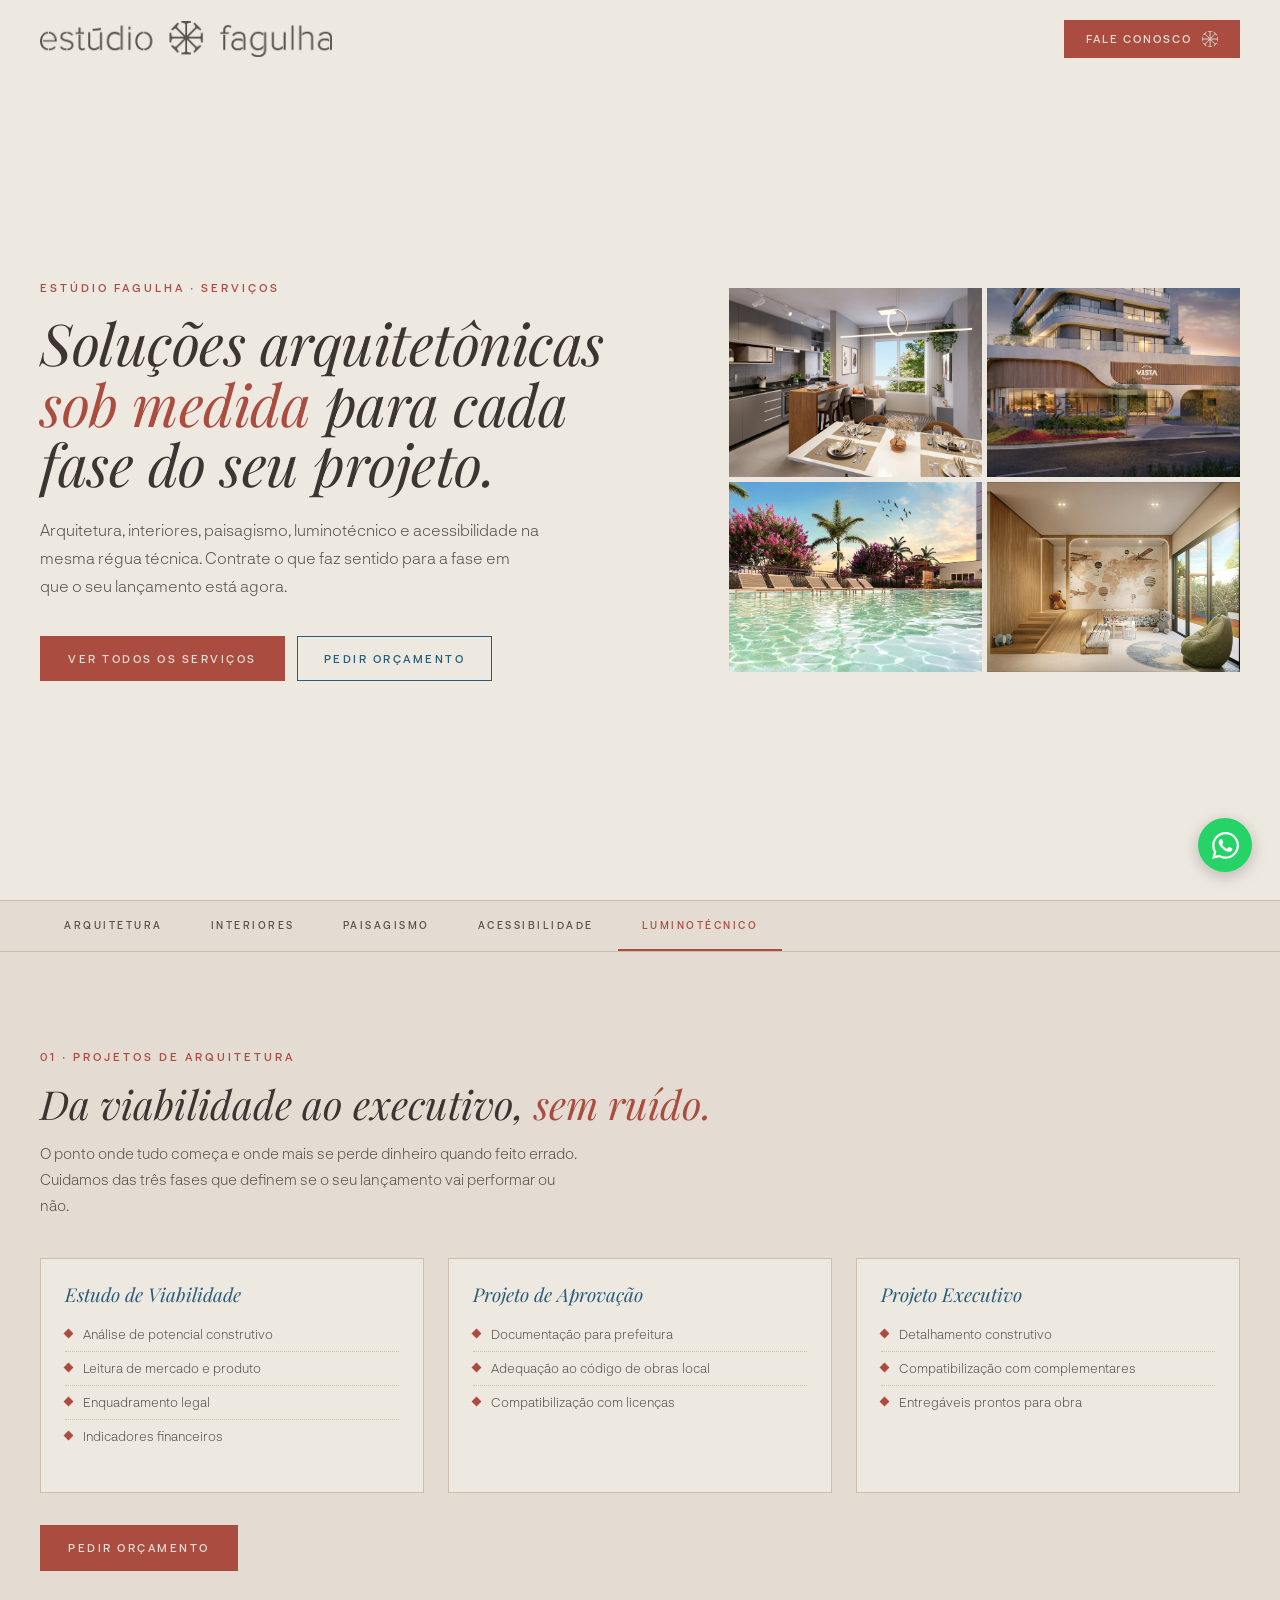
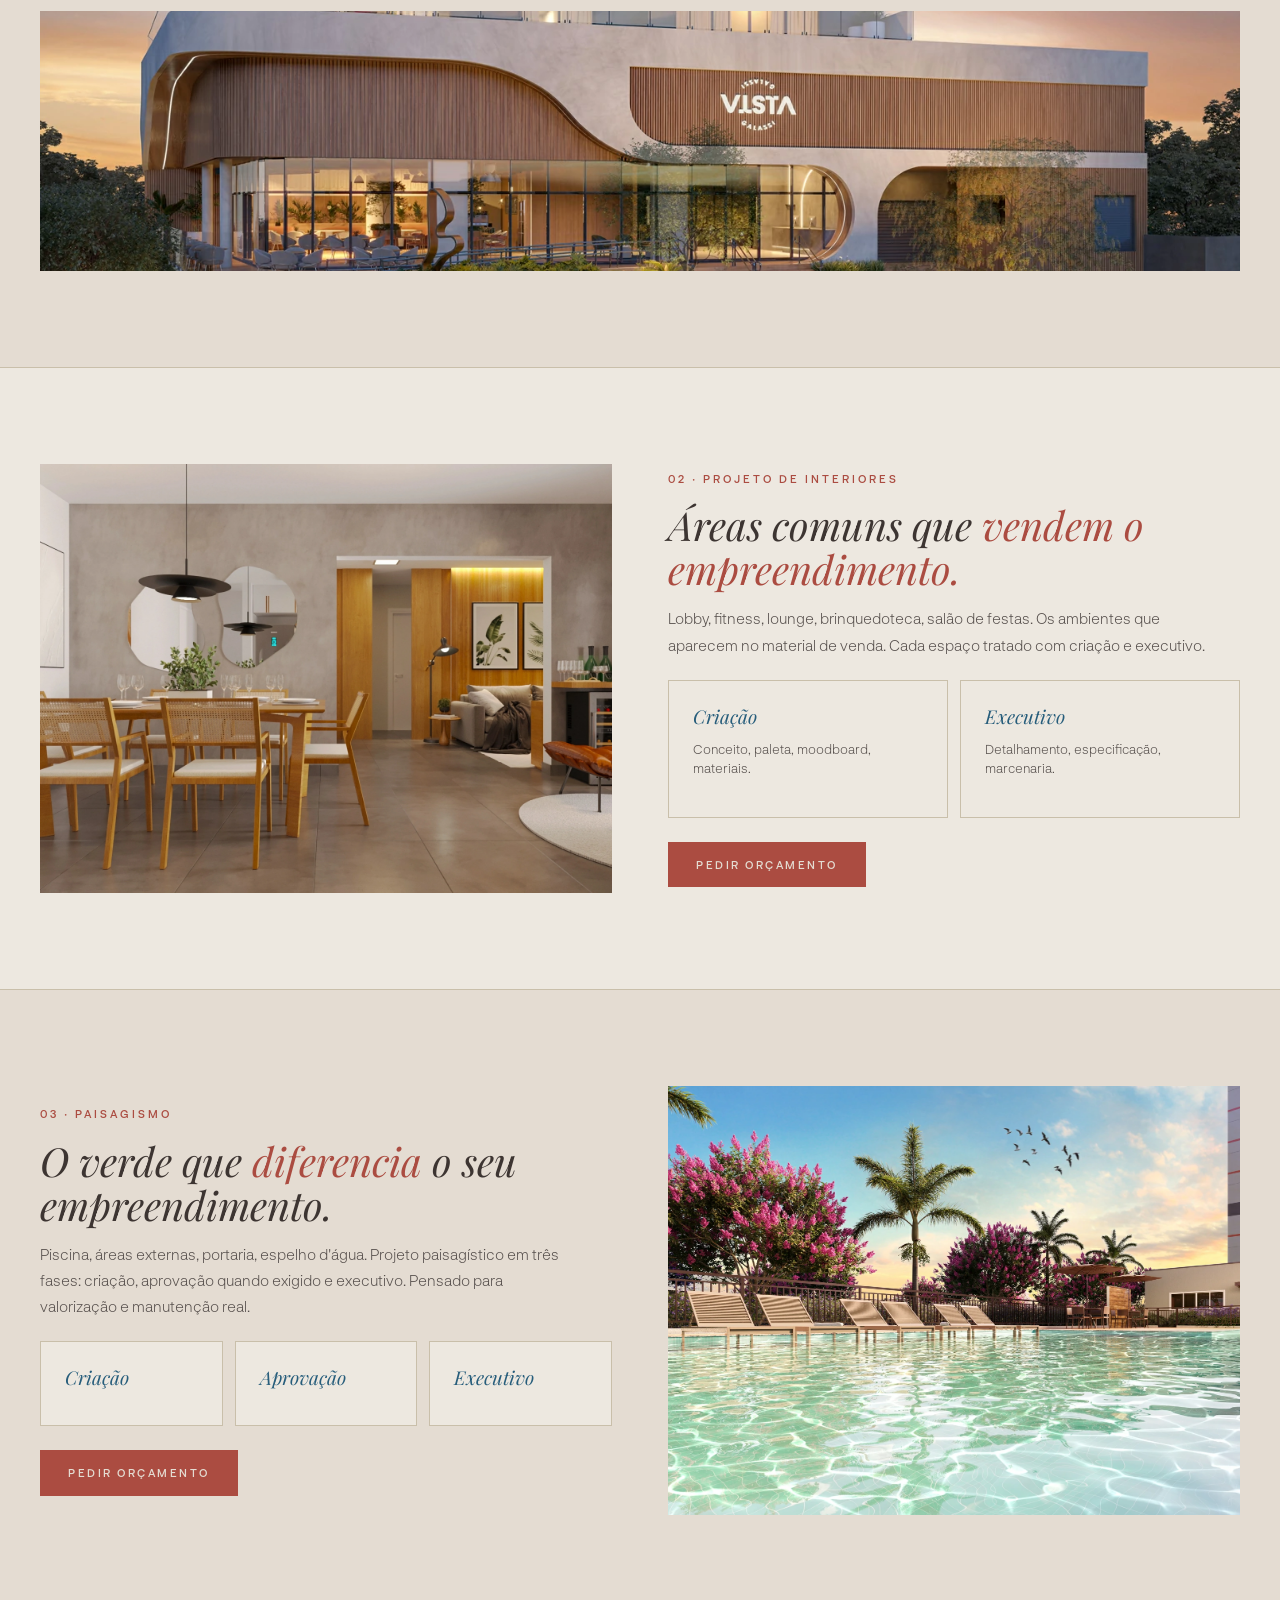
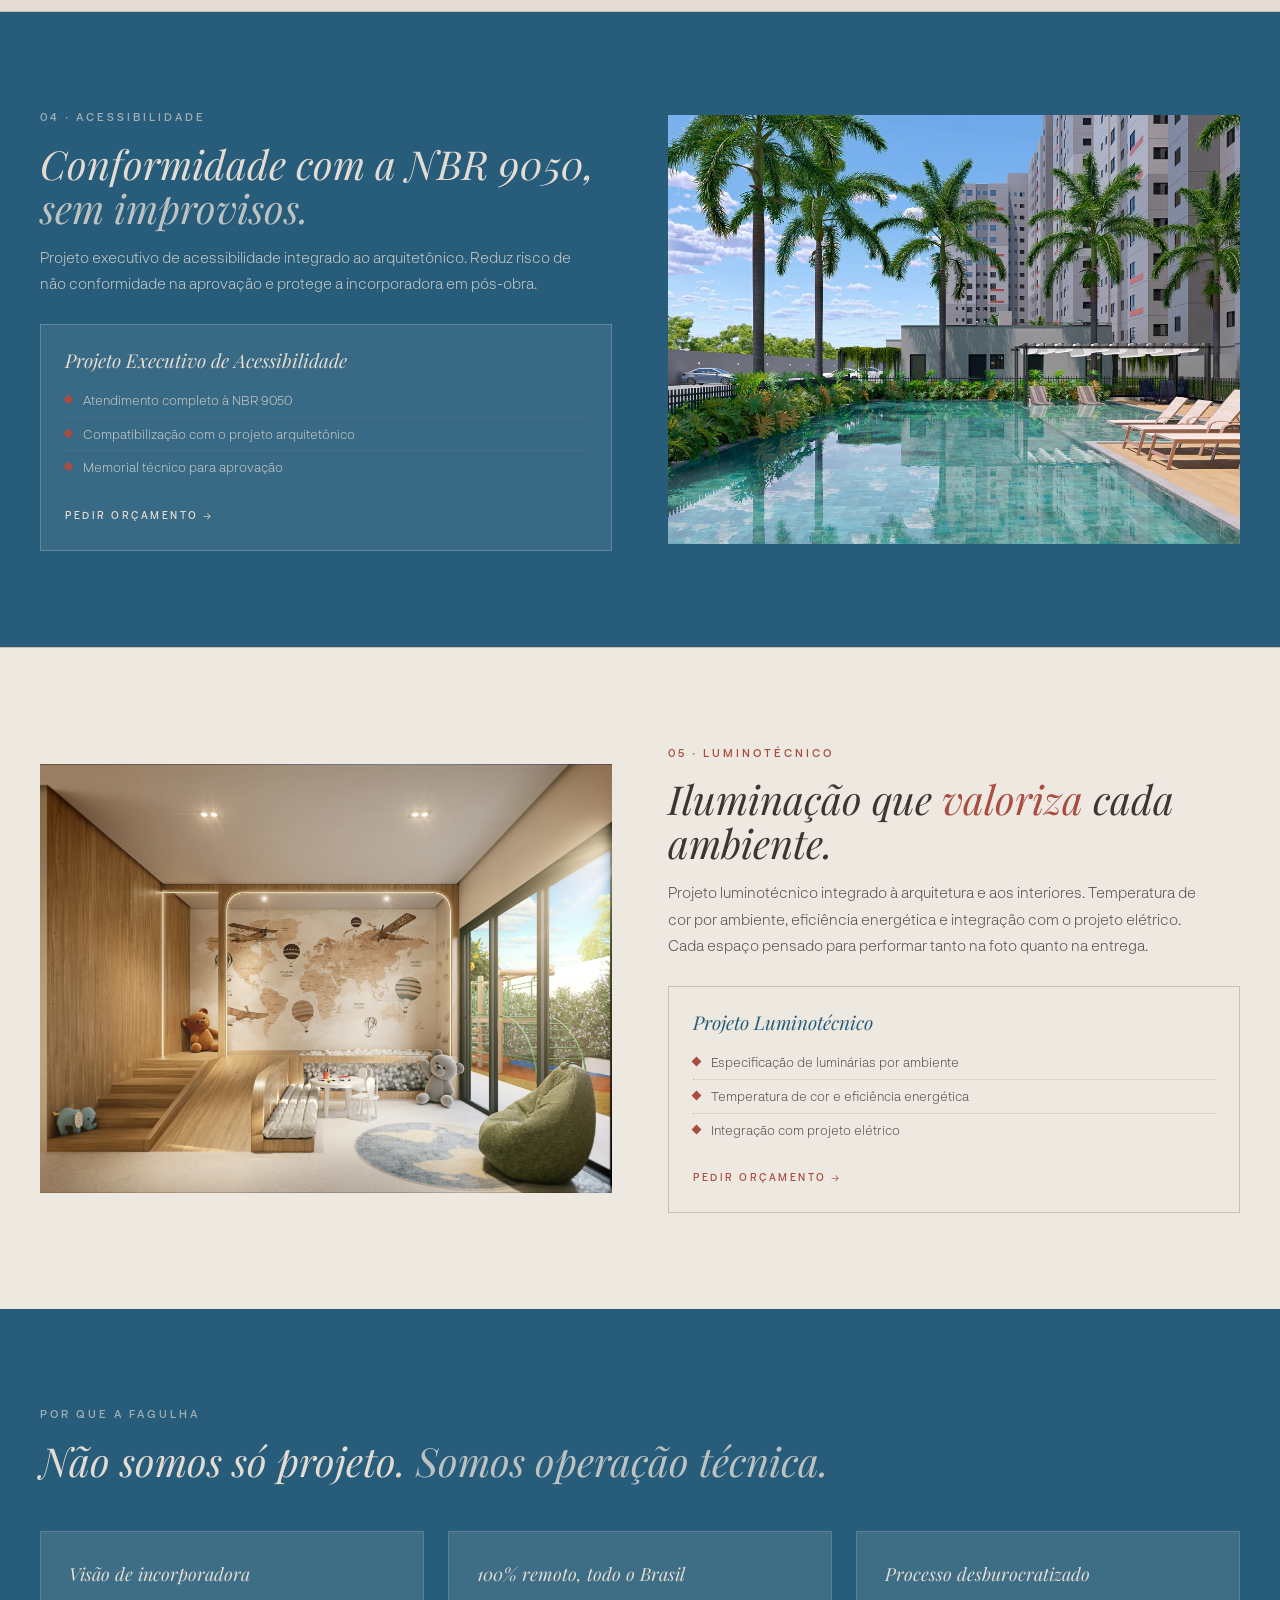
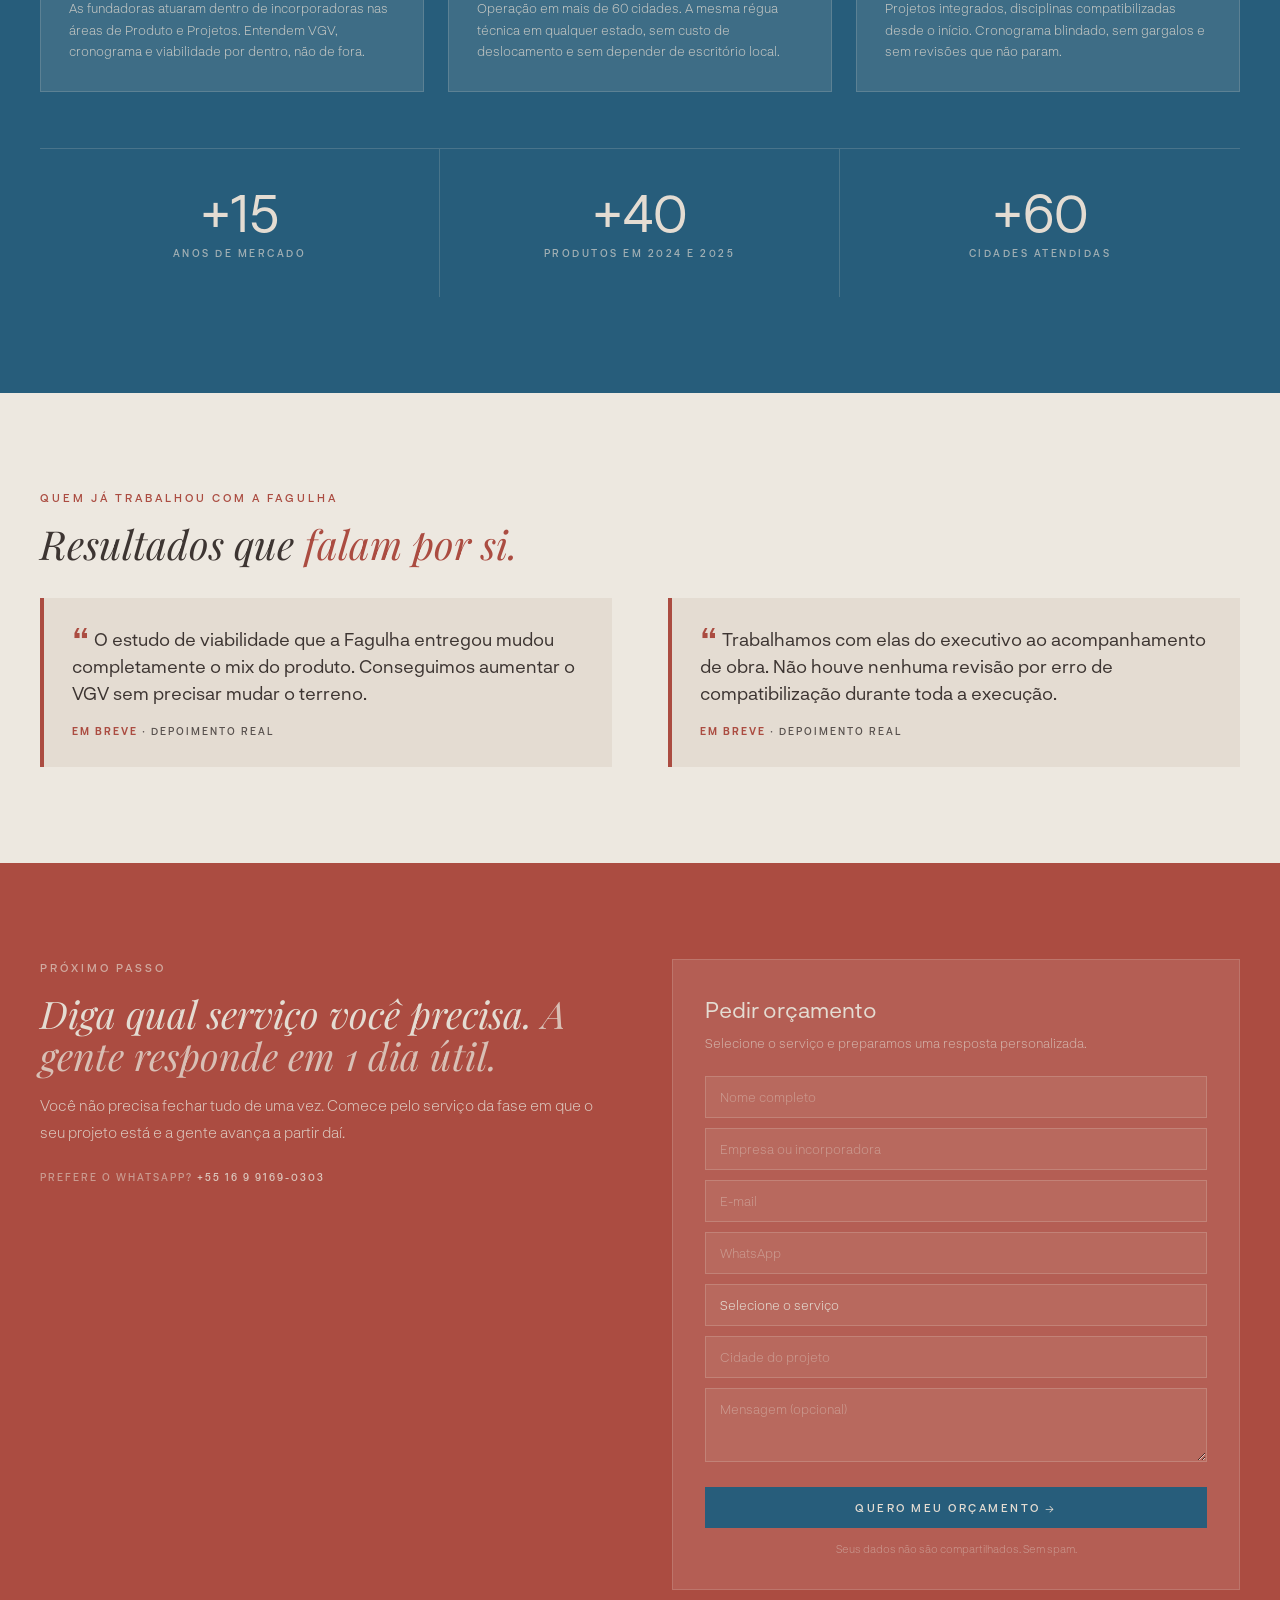
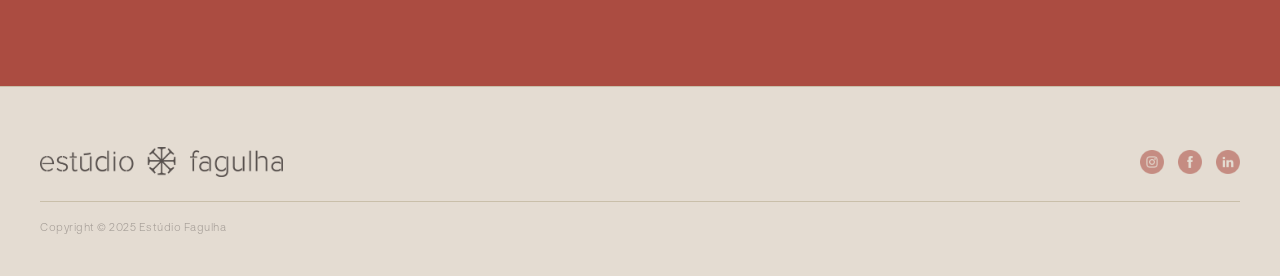
<file: lp-servicos/index.html>
<!DOCTYPE html>
<html lang="pt-BR">
<head>
  <meta charset="utf-8">
  <title>Serviços | Estúdio Fagulha</title>
  <meta name="description" content="Projetos de arquitetura, interiores, paisagismo, luminotécnico e acessibilidade para incorporadoras e construtoras em todo o Brasil.">
  <meta property="og:title" content="Serviços | Estúdio Fagulha">
  <meta property="og:description" content="Projetos de arquitetura, interiores, paisagismo, luminotécnico e acessibilidade para incorporadoras e construtoras em todo o Brasil.">
  <meta property="og:type" content="website">
  <meta name="twitter:card" content="summary_large_image">
  <meta name="viewport" content="width=device-width, initial-scale=1">
  <link href="../images/favicon.jpg" rel="shortcut icon" type="image/x-icon">
  <style>
    /* ── FONTES ── */
    @font-face {
      font-family: 'PlayfairDisplay';
      src: url('../fonts/PlayfairDisplay-Italic.woff2') format('woff2');
      font-weight: 400;
      font-style: italic;
      font-display: swap;
    }
    @font-face {
      font-family: 'Neurialgrotesk';
      src: url('../fonts/NeurialGrotesk-Light.otf') format('opentype');
      font-weight: 300;
      font-style: normal;
      font-display: swap;
    }
    @font-face {
      font-family: 'Neurialgrotesk';
      src: url('../fonts/NeurialGrotesk-Regular.otf') format('opentype');
      font-weight: 400;
      font-style: normal;
      font-display: swap;
    }
    @font-face {
      font-family: 'Neurialgrotesk';
      src: url('../fonts/NeurialGrotesk-Medium.otf') format('opentype');
      font-weight: 500;
      font-style: normal;
      font-display: swap;
    }
    @font-face {
      font-family: 'Neurialgrotesk';
      src: url('../fonts/NeurialGrotesk-Bold.otf') format('opentype');
      font-weight: 700;
      font-style: normal;
      font-display: swap;
    }

    /* ── RESET ── */
    *, *::before, *::after { box-sizing: border-box; margin: 0; padding: 0; }
    html { scroll-behavior: smooth; }

    /* ── BASE ── */
    body {
      background-color: #e4dcd2;
      color: #57504d;
      font-family: 'Neurialgrotesk', Arial, sans-serif;
      font-weight: 400;
      line-height: 1.6;
      -webkit-font-smoothing: antialiased;
      -moz-osx-font-smoothing: grayscale;
      text-rendering: optimizeLegibility;
    }

    /* ── TOKENS ── */
    :root {
      --creme:       #e4dcd2;
      --creme-soft:  #ede8e0;
      --vermelho:    #ab4c41;
      --vermelho-dk: #9a423b;
      --azul:        #275d7b;
      --azul-dk:     #1e4c65;
      --marrom:      #57504d;
      --marrom-dk:   #3d3532;
      --linha:       #c9bfaa;
      --max:         1280px;
    }

    /* ── UTILIDADES ── */
    .container { max-width: var(--max); margin: 0 auto; padding: 0 40px; }

    .eyebrow {
      font-size: 11px;
      font-weight: 500;
      letter-spacing: 3px;
      text-transform: uppercase;
      color: var(--vermelho);
      margin-bottom: 16px;
      display: block;
    }
    .eyebrow.light { color: rgba(228,220,210,.65); }

    h1, h2, h3, h4 {
      font-family: 'PlayfairDisplay', Georgia, serif;
      font-weight: 400;
      font-style: italic;
    }

    img { display: block; }

    /* ── NAVBAR ── */
    .navbar {
      position: fixed;
      top: 0; left: 0; right: 0;
      z-index: 100;
      padding: 20px 40px;
      display: flex;
      align-items: center;
      justify-content: space-between;
      transition: background 0.3s, box-shadow 0.3s;
    }
    .navbar.scrolled {
      background: rgba(228,220,210,.96);
      box-shadow: 0 1px 0 var(--linha);
      backdrop-filter: blur(4px);
    }
    .navbar-logo img { height: 36px; width: auto; }
    .navbar-cta {
      display: inline-flex;
      align-items: center;
      gap: 10px;
      background: var(--vermelho);
      color: #e4dcd2;
      padding: 10px 22px;
      font-size: 11px;
      font-weight: 500;
      letter-spacing: 2px;
      text-transform: uppercase;
      text-decoration: none;
      transition: background .2s;
    }
    .navbar-cta:hover { background: var(--vermelho-dk); }
    .navbar-cta img { width: 16px; height: auto; }

    /* ── HERO ── */
    .hero {
      min-height: 100vh;
      padding: 140px 40px 80px;
      display: flex;
      align-items: center;
      background-color: var(--creme-soft);
    }
    .hero-grid {
      max-width: var(--max);
      margin: 0 auto;
      width: 100%;
      display: grid;
      grid-template-columns: 1.1fr 0.9fr;
      gap: 64px;
      align-items: center;
    }
    .hero-heading {
      font-size: clamp(34px, 4.5vw, 58px);
      line-height: 1.05;
      letter-spacing: -0.5px;
      color: var(--marrom-dk);
      margin-bottom: 22px;
    }
    .hero-heading em { color: var(--vermelho); font-style: italic; }
    .hero-body {
      font-size: 16px;
      font-weight: 300;
      line-height: 1.75;
      color: var(--marrom);
      margin-bottom: 36px;
      max-width: 500px;
    }
    .hero-ctas { display: flex; flex-wrap: wrap; gap: 12px; }

    .btn-primary {
      display: inline-flex;
      align-items: center;
      gap: 8px;
      background: var(--vermelho);
      color: #e4dcd2;
      padding: 14px 28px;
      font-size: 11px;
      font-weight: 500;
      letter-spacing: 2.5px;
      text-transform: uppercase;
      text-decoration: none;
      border: none;
      cursor: pointer;
      transition: background .2s;
    }
    .btn-primary:hover { background: var(--vermelho-dk); }

    .btn-outline {
      display: inline-flex;
      align-items: center;
      gap: 8px;
      background: transparent;
      color: var(--azul);
      padding: 13px 26px;
      font-size: 11px;
      font-weight: 500;
      letter-spacing: 2.5px;
      text-transform: uppercase;
      text-decoration: none;
      border: 1.5px solid var(--azul);
      cursor: pointer;
      transition: all .2s;
    }
    .btn-outline:hover { background: var(--azul); color: #e4dcd2; }

    .hero-mosaic {
      display: grid;
      grid-template-columns: 1fr 1fr;
      grid-template-rows: 1fr 1fr;
      gap: 5px;
      aspect-ratio: 4/3;
      overflow: hidden;
    }
    .hero-mosaic img {
      width: 100%;
      height: 100%;
      object-fit: cover;
    }

    /* ── SERVICE NAV ── */
    .service-nav {
      position: sticky;
      top: 76px;
      z-index: 90;
      background: var(--creme);
      border-top: 1px solid var(--linha);
      border-bottom: 1px solid var(--linha);
      overflow-x: auto;
    }
    .service-nav-inner {
      max-width: var(--max);
      margin: 0 auto;
      padding: 0 40px;
      display: flex;
      white-space: nowrap;
    }
    .service-nav-link {
      padding: 16px 24px;
      font-size: 10px;
      font-weight: 500;
      letter-spacing: 2.5px;
      text-transform: uppercase;
      color: var(--marrom);
      text-decoration: none;
      border-bottom: 2px solid transparent;
      transition: color .2s, border-color .2s;
    }
    .service-nav-link:hover,
    .service-nav-link.ativo {
      color: var(--vermelho);
      border-bottom-color: var(--vermelho);
    }

    /* ── SEÇÃO GENÉRICA ── */
    .section { padding: 96px 40px; }
    .section.bg-soft   { background: var(--creme-soft); }
    .section.bg-azul   { background: var(--azul); color: var(--creme); }
    .section.bg-verm   { background: var(--vermelho); color: var(--creme); }

    .section.bg-azul .section-heading,
    .section.bg-verm .section-heading { color: var(--creme); }
    .section.bg-azul .section-heading em,
    .section.bg-verm .section-heading em { color: rgba(228,220,210,.8); }
    .section.bg-azul .section-body,
    .section.bg-verm .section-body { color: rgba(228,220,210,.85); }

    .section-inner { max-width: var(--max); margin: 0 auto; }

    .section-heading {
      font-size: clamp(26px, 3.5vw, 40px);
      line-height: 1.1;
      color: var(--marrom-dk);
      margin-bottom: 14px;
    }
    .section-heading em { color: var(--vermelho); }

    .section-body {
      font-size: 15px;
      font-weight: 300;
      line-height: 1.75;
      color: var(--marrom);
      max-width: 540px;
    }

    /* ── GRIDS ── */
    .two-col {
      display: grid;
      grid-template-columns: 1fr 1fr;
      gap: 56px;
      align-items: start;
    }
    .two-col.center { align-items: center; }

    .three-col { display: grid; grid-template-columns: repeat(3, 1fr); gap: 24px; }
    .four-col  { display: grid; grid-template-columns: repeat(4, 1fr); gap: 14px; }

    /* ── IMAGENS ── */
    .img-service {
      width: 100%;
      aspect-ratio: 4/3;
      object-fit: cover;
    }
    .img-banner {
      width: 100%;
      height: 260px;
      object-fit: cover;
      margin-top: 40px;
    }

    /* ── SERVICE CARDS ── */
    .cards-list { display: flex; flex-direction: column; gap: 12px; }

    .card {
      background: var(--creme-soft);
      border: 1px solid var(--linha);
      padding: 24px;
    }
    .card.on-dark {
      background: rgba(255,255,255,.08);
      border-color: rgba(255,255,255,.2);
    }
    .card-num {
      font-size: 10px;
      font-weight: 500;
      letter-spacing: 2px;
      text-transform: uppercase;
      color: var(--vermelho);
      margin-bottom: 8px;
    }
    .card.on-dark .card-num { color: rgba(228,220,210,.55); }

    .card h4 {
      font-size: 19px;
      line-height: 1.2;
      color: var(--azul);
      margin-bottom: 12px;
    }
    .card.on-dark h4 { color: var(--creme); }

    .card ul { list-style: none; margin-bottom: 16px; }
    .card ul li {
      font-size: 13px;
      font-weight: 300;
      color: var(--marrom);
      padding: 6px 0 6px 18px;
      position: relative;
      border-bottom: 1px dotted var(--linha);
    }
    .card.on-dark ul li {
      color: rgba(228,220,210,.82);
      border-bottom-color: rgba(228,220,210,.12);
    }
    .card ul li:last-child { border-bottom: none; }
    .card ul li::before {
      content: '';
      position: absolute;
      left: 0;
      top: 12px;
      width: 7px;
      height: 7px;
      background: var(--vermelho);
      transform: rotate(45deg);
    }

    .cta-link {
      display: inline-flex;
      align-items: center;
      gap: 8px;
      font-size: 10px;
      font-weight: 500;
      letter-spacing: 2.5px;
      text-transform: uppercase;
      color: var(--vermelho);
      text-decoration: none;
      transition: gap .2s;
    }
    .card.on-dark .cta-link { color: var(--creme); }
    .cta-link:hover { gap: 14px; }

    /* mini cards lado a lado */
    .mini-row { display: flex; gap: 12px; flex-wrap: wrap; margin-top: 22px; }
    .mini-row .card { flex: 1; min-width: 150px; }
    .mini-row .card p {
      font-size: 13px;
      font-weight: 300;
      color: var(--marrom);
      margin-bottom: 14px;
      line-height: 1.5;
    }

    /* ── PILARES ── */
    .pillar {
      background: rgba(228,220,210,.12);
      border: 1px solid rgba(228,220,210,.18);
      padding: 28px;
    }
    .pillar h4 {
      font-size: 18px;
      color: #e4dcd2;
      margin-bottom: 10px;
    }
    .pillar p {
      font-size: 13px;
      font-weight: 300;
      color: rgba(228,220,210,.8);
      line-height: 1.65;
    }

    /* ── NÚMEROS ── */
    .stats {
      display: grid;
      grid-template-columns: repeat(3, 1fr);
      margin-top: 56px;
      border-top: 1px solid rgba(228,220,210,.18);
    }
    .stat {
      padding: 36px 24px;
      text-align: center;
      border-right: 1px solid rgba(228,220,210,.18);
    }
    .stat:last-child { border-right: none; }
    .stat-num {
      font-size: 52px;
      line-height: 1;
      color: var(--creme);
      margin-bottom: 8px;
    }
    .stat-lab {
      font-size: 10px;
      font-weight: 500;
      letter-spacing: 2.5px;
      text-transform: uppercase;
      color: rgba(228,220,210,.65);
    }

    /* ── PORTFÓLIO TILES ── */
    .tile { aspect-ratio: 1; overflow: hidden; }
    .tile img {
      width: 100%;
      height: 100%;
      object-fit: cover;
      transition: transform .4s;
    }
    .tile:hover img { transform: scale(1.04); }

    /* ── DEPOIMENTOS ── */
    .testimonial {
      background: var(--creme);
      border-left: 4px solid var(--vermelho);
      padding: 28px;
    }
    .testimonial-quote {
      font-size: 18px;
      line-height: 1.5;
      color: var(--marrom-dk);
      margin-bottom: 16px;
    }
    .testimonial-quote::before {
      content: '\201C';
      font-size: 44px;
      line-height: 0;
      vertical-align: -14px;
      color: var(--vermelho);
      margin-right: 4px;
    }
    .testimonial-author {
      font-size: 10px;
      font-weight: 500;
      letter-spacing: 2px;
      text-transform: uppercase;
      color: var(--marrom);
    }
    .testimonial-author strong { color: var(--vermelho); }

    /* ── DIVISOR ── */
    .divider { border: none; border-top: 1px solid var(--linha); }

    /* ── FORMULÁRIO ── */
    .form-section {
      padding: 96px 40px;
      background: var(--vermelho);
      color: var(--creme);
    }
    .form-grid {
      max-width: var(--max);
      margin: 0 auto;
      display: grid;
      grid-template-columns: 1fr 1fr;
      gap: 64px;
      align-items: start;
    }
    .form-heading {
      font-size: clamp(26px, 3.5vw, 38px);
      line-height: 1.1;
      color: var(--creme);
      margin-bottom: 16px;
    }
    .form-heading em { color: rgba(228,220,210,.8); }
    .form-body {
      font-size: 15px;
      font-weight: 300;
      line-height: 1.75;
      color: rgba(228,220,210,.85);
      margin-bottom: 24px;
    }
    .form-wp {
      font-size: 10px;
      font-weight: 500;
      letter-spacing: 2px;
      text-transform: uppercase;
      color: rgba(228,220,210,.55);
    }
    .form-wp a { color: rgba(228,220,210,.85); text-decoration: none; }
    .form-wp a:hover { color: #e4dcd2; }

    .form-box {
      background: rgba(255,255,255,.1);
      border: 1px solid rgba(228,220,210,.18);
      padding: 32px;
    }
    .form-box-title {
      font-size: 22px;
      color: var(--creme);
      margin-bottom: 6px;
    }
    .form-box-sub {
      font-size: 13px;
      font-weight: 300;
      color: rgba(228,220,210,.65);
      margin-bottom: 22px;
    }
    .field {
      width: 100%;
      background: rgba(228,220,210,.08);
      border: 1px solid rgba(228,220,210,.22);
      padding: 12px 14px;
      color: var(--creme);
      font-family: 'Neurialgrotesk', Arial, sans-serif;
      font-size: 13px;
      font-weight: 300;
      margin-bottom: 10px;
      outline: none;
      appearance: none;
      transition: border-color .2s;
    }
    .field::placeholder { color: rgba(228,220,210,.42); }
    .field:focus { border-color: rgba(228,220,210,.55); }
    .field option { background: var(--vermelho-dk); color: #e4dcd2; }

    .form-submit {
      width: 100%;
      background: var(--azul);
      color: var(--creme);
      border: none;
      padding: 14px;
      font-family: 'Neurialgrotesk', Arial, sans-serif;
      font-size: 11px;
      font-weight: 500;
      letter-spacing: 2.5px;
      text-transform: uppercase;
      cursor: pointer;
      margin-top: 8px;
      transition: background .2s;
      display: flex;
      align-items: center;
      justify-content: center;
      gap: 10px;
    }
    .form-submit:hover { background: var(--azul-dk); }

    .form-privacy {
      font-size: 11px;
      font-weight: 300;
      color: rgba(228,220,210,.45);
      margin-top: 12px;
      text-align: center;
    }

    /* ── FOOTER ── */
    .footer {
      background: transparent;
      padding: 60px 40px 40px;
      border-top: 1px solid var(--linha);
    }
    .footer-bar {
      max-width: var(--max);
      margin: 0 auto;
      display: flex;
      align-items: center;
      justify-content: space-between;
      flex-wrap: wrap;
      gap: 20px;
    }
    .footer-bar img { height: 30px; width: auto; }
    .footer-social { display: flex; gap: 14px; align-items: center; }
    .footer-social a { opacity: .55; transition: opacity .2s; }
    .footer-social a:hover { opacity: 1; }
    .footer-social img { width: 24px; height: 24px; object-fit: contain; }
    .footer-divider {
      max-width: var(--max);
      margin: 24px auto 0;
      border: none;
      border-top: 1px solid var(--linha);
    }
    .footer-copy {
      max-width: var(--max);
      margin: 0 auto;
      padding: 16px 0 0;
      font-size: 11px;
      font-weight: 300;
      color: rgba(87, 80, 77, .45);
      letter-spacing: .5px;
    }

    /* ── WHATSAPP FLUTUANTE ── */
    .wpp-float {
      position: fixed;
      bottom: 28px;
      right: 28px;
      z-index: 200;
      width: 54px;
      height: 54px;
      background: #25D366;
      border-radius: 50%;
      display: flex;
      align-items: center;
      justify-content: center;
      box-shadow: 0 4px 16px rgba(0,0,0,.22);
      transition: transform .2s;
      text-decoration: none;
    }
    .wpp-float:hover { transform: scale(1.07); }
    .wpp-float svg { width: 27px; height: 27px; fill: #fff; }

    /* ── RESPONSIVO ── */
    @media (max-width: 960px) {
      .navbar { padding: 16px 24px; }
      .hero { padding: 120px 24px 60px; }
      .hero-grid { grid-template-columns: 1fr; gap: 40px; }
      .hero-mosaic { aspect-ratio: 16/9; }
      .section { padding: 72px 24px; }
      .two-col { grid-template-columns: 1fr; gap: 36px; }
      .three-col { grid-template-columns: 1fr; }
      .four-col { grid-template-columns: repeat(2, 1fr); }
      .stats { grid-template-columns: 1fr; }
      .stat { border-right: none; border-bottom: 1px solid rgba(228,220,210,.18); }
      .stat:last-child { border-bottom: none; }
      .form-section { padding: 72px 24px; }
      .form-grid { grid-template-columns: 1fr; gap: 40px; }
      .footer { padding: 40px 24px 28px; }
      .footer-bar { flex-direction: column; align-items: flex-start; }
      .service-nav-inner { padding: 0 24px; }
    }
  </style>
</head>
<body>

<!-- WhatsApp flutuante -->
<a href="https://api.whatsapp.com/send?phone=5516991690303" target="_blank" rel="noopener" class="wpp-float" aria-label="Falar no WhatsApp">
  <svg viewBox="0 0 24 24" xmlns="http://www.w3.org/2000/svg"><path d="M17.472 14.382c-.297-.149-1.758-.867-2.03-.967-.273-.099-.471-.148-.67.15-.197.297-.767.966-.94 1.164-.173.199-.347.223-.644.075-.297-.15-1.255-.463-2.39-1.475-.883-.788-1.48-1.761-1.653-2.059-.173-.297-.018-.458.13-.606.134-.133.298-.347.446-.52.149-.174.198-.298.298-.497.099-.198.05-.371-.025-.52-.075-.149-.669-1.612-.916-2.207-.242-.579-.487-.5-.669-.51-.173-.008-.371-.01-.57-.01-.198 0-.52.074-.792.372-.272.297-1.04 1.016-1.04 2.479 0 1.462 1.065 2.875 1.213 3.074.149.198 2.096 3.2 5.077 4.487.709.306 1.262.489 1.694.625.712.227 1.36.195 1.871.118.571-.085 1.758-.719 2.006-1.413.248-.694.248-1.289.173-1.413-.074-.124-.272-.198-.57-.347m-5.421 7.403h-.004a9.87 9.87 0 01-5.031-1.378l-.361-.214-3.741.982.998-3.648-.235-.374a9.86 9.86 0 01-1.51-5.26c.001-5.45 4.436-9.884 9.888-9.884 2.64 0 5.122 1.03 6.988 2.898a9.825 9.825 0 012.893 6.994c-.003 5.45-4.437 9.884-9.885 9.884m8.413-18.297A11.815 11.815 0 0012.05 0C5.495 0 .16 5.335.157 11.892c0 2.096.547 4.142 1.588 5.945L.057 24l6.305-1.654a11.882 11.882 0 005.683 1.448h.005c6.554 0 11.89-5.335 11.893-11.893a11.821 11.821 0 00-3.48-8.413z"/></svg>
</a>

<!-- ── NAVBAR ── -->
<nav class="navbar" id="navbar">
  <a href="../index.html" class="navbar-logo">
    <img src="../images/Logotipo_Est_Fagulha_horizontal_brown.png" alt="Estúdio Fagulha" width="220" height="auto">
  </a>
  <a href="https://api.whatsapp.com/send?phone=5516991690303" target="_blank" rel="noopener" class="navbar-cta">
    fale conosco
    <img src="../images/Grafismo_Fagulha_Icone_OffWhite.png" alt="" width="16" height="16">
  </a>
</nav>

<!-- ── HERO ── -->
<section class="hero" id="topo">
  <div class="hero-grid">
    <div>
      <span class="eyebrow">Estúdio Fagulha &middot; Serviços</span>
      <h1 class="hero-heading">Soluções arquitetônicas <em>sob medida</em> para cada fase do seu projeto.</h1>
      <p class="hero-body">Arquitetura, interiores, paisagismo, luminotécnico e acessibilidade na mesma régua técnica. Contrate o que faz sentido para a fase em que o seu lançamento está agora.</p>
      <div class="hero-ctas">
        <a href="#servicos" class="btn-primary">Ver todos os serviços</a>
        <a href="#contato" class="btn-outline">Pedir orçamento</a>
      </div>
    </div>
    <div class="hero-mosaic">
      <img src="../images/BILD_Flamboyant_Sala-e-cozinha_HR.webp" alt="Projeto de interiores" loading="eager">
      <img src="../images/720_EXT05_PORTICO_HR--R00~1.webp"        alt="Projeto arquitetônico"  loading="eager">
      <img src="../images/BILD_Flamboyant_Piscina_HR-02.webp"      alt="Área de lazer"          loading="eager">
      <img src="../images/COS_09_Brinquedoteca_R03_LR.webp"        alt="Projeto de interiores"  loading="eager">
    </div>
  </div>
</section>

<!-- ── NAV INTERNA ── -->
<nav class="service-nav" id="servicos" aria-label="Serviços">
  <div class="service-nav-inner">
    <a href="#arquitetura"    class="service-nav-link">Arquitetura</a>
    <a href="#interiores"     class="service-nav-link">Interiores</a>
    <a href="#paisagismo"     class="service-nav-link">Paisagismo</a>
    <a href="#acessibilidade" class="service-nav-link">Acessibilidade</a>
    <a href="#luminotecnico"  class="service-nav-link">Luminotécnico</a>
  </div>
</nav>

<!-- ── ARQUITETURA ── -->
<section class="section" id="arquitetura">
  <div class="section-inner">
    <span class="eyebrow">01 &middot; Projetos de Arquitetura</span>
    <h2 class="section-heading">Da viabilidade ao executivo, <em>sem ruído.</em></h2>
    <p class="section-body" style="margin-bottom:40px">O ponto onde tudo começa e onde mais se perde dinheiro quando feito errado. Cuidamos das três fases que definem se o seu lançamento vai performar ou não.</p>
    <div class="three-col" style="margin-bottom:32px">
      <div class="card">
        <h4>Estudo de Viabilidade</h4>
        <ul>
          <li>Análise de potencial construtivo</li>
          <li>Leitura de mercado e produto</li>
          <li>Enquadramento legal</li>
          <li>Indicadores financeiros</li>
        </ul>
      </div>
      <div class="card">
        <h4>Projeto de Aprovação</h4>
        <ul>
          <li>Documentação para prefeitura</li>
          <li>Adequação ao código de obras local</li>
          <li>Compatibilização com licenças</li>
        </ul>
      </div>
      <div class="card">
        <h4>Projeto Executivo</h4>
        <ul>
          <li>Detalhamento construtivo</li>
          <li>Compatibilização com complementares</li>
          <li>Entregáveis prontos para obra</li>
        </ul>
      </div>
    </div>
    <a href="#contato" class="btn-primary">Pedir orçamento</a>
    <img src="../images/720_EXT05_PORTICO_HR--R00~1.webp" alt="Empreendimento residencial" class="img-banner" loading="lazy">
  </div>
</section>

<hr class="divider">

<!-- ── INTERIORES ── -->
<section class="section bg-soft" id="interiores">
  <div class="section-inner">
    <div class="two-col center">
      <img src="../images/FINAL_APTO2_THG_ARQUITETURA_R01.webp" alt="Projeto de interiores" class="img-service" loading="lazy">
      <div>
        <span class="eyebrow">02 &middot; Projeto de Interiores</span>
        <h2 class="section-heading">Áreas comuns que <em>vendem o empreendimento.</em></h2>
        <p class="section-body">Lobby, fitness, lounge, brinquedoteca, salão de festas. Os ambientes que aparecem no material de venda. Cada espaço tratado com criação e executivo.</p>
        <div class="mini-row">
          <div class="card">
            <h4>Criação</h4>
            <p>Conceito, paleta, moodboard, materiais.</p>
          </div>
          <div class="card">
            <h4>Executivo</h4>
            <p>Detalhamento, especificação, marcenaria.</p>
          </div>
        </div>
        <a href="#contato" class="btn-primary" style="margin-top:24px">Pedir orçamento</a>
      </div>
    </div>
  </div>
</section>

<hr class="divider">

<!-- ── PAISAGISMO ── -->
<section class="section" id="paisagismo">
  <div class="section-inner">
    <div class="two-col center">
      <div>
        <span class="eyebrow">03 &middot; Paisagismo</span>
        <h2 class="section-heading">O verde que <em>diferencia</em> o seu empreendimento.</h2>
        <p class="section-body">Piscina, áreas externas, portaria, espelho d'água. Projeto paisagístico em três fases: criação, aprovação quando exigido e executivo. Pensado para valorização e manutenção real.</p>
        <div class="mini-row">
          <div class="card">
            <h4>Criação</h4>
          </div>
          <div class="card">
            <h4>Aprovação</h4>
          </div>
          <div class="card">
            <h4>Executivo</h4>
          </div>
        </div>
        <a href="#contato" class="btn-primary" style="margin-top:24px">Pedir orçamento</a>
      </div>
      <img src="../images/BILD_Flamboyant_Piscina_HR-02.webp" alt="Área de lazer com piscina" class="img-service" loading="lazy">
    </div>
  </div>
</section>

<hr class="divider">

<!-- ── ACESSIBILIDADE ── -->
<section class="section bg-azul" id="acessibilidade">
  <div class="section-inner">
    <div class="two-col center">
      <div>
        <span class="eyebrow light">04 &middot; Acessibilidade</span>
        <h2 class="section-heading">Conformidade com a NBR&nbsp;9050, <em>sem improvisos.</em></h2>
        <p class="section-body">Projeto executivo de acessibilidade integrado ao arquitetônico. Reduz risco de não conformidade na aprovação e protege a incorporadora em pós-obra.</p>
        <div class="card on-dark" style="margin-top:28px">
          <h4>Projeto Executivo de Acessibilidade</h4>
          <ul>
            <li>Atendimento completo à NBR 9050</li>
            <li>Compatibilização com o projeto arquitetônico</li>
            <li>Memorial técnico para aprovação</li>
          </ul>
          <a href="#contato" class="cta-link" data-servico="Acessibilidade">Pedir orçamento &rarr;</a>
        </div>
      </div>
      <img src="../images/CAM02_FINAIS_PISCINA_SINOP_ESTUDIO_FAGULHA_R00.webp" alt="Projeto residencial" class="img-service" loading="lazy">
    </div>
  </div>
</section>

<hr class="divider">

<!-- ── LUMINOTÉCNICO ── -->
<section class="section bg-soft" id="luminotecnico">
  <div class="section-inner">
    <div class="two-col center">
      <img src="../images/COS_09_Brinquedoteca_R03_LR.webp" alt="Projeto de interiores com iluminação" class="img-service" loading="lazy">
      <div>
        <span class="eyebrow">05 &middot; Luminotécnico</span>
        <h2 class="section-heading">Iluminação que <em>valoriza</em> cada ambiente.</h2>
        <p class="section-body">Projeto luminotécnico integrado à arquitetura e aos interiores. Temperatura de cor por ambiente, eficiência energética e integração com o projeto elétrico. Cada espaço pensado para performar tanto na foto quanto na entrega.</p>
        <div class="card" style="margin-top:28px">
          <h4>Projeto Luminotécnico</h4>
          <ul>
            <li>Especificação de luminárias por ambiente</li>
            <li>Temperatura de cor e eficiência energética</li>
            <li>Integração com projeto elétrico</li>
          </ul>
          <a href="#contato" class="cta-link" data-servico="Projeto Luminotécnico">Pedir orçamento &rarr;</a>
        </div>
      </div>
    </div>
  </div>
</section>

<!-- ── DIFERENCIAIS + NÚMEROS ── -->
<section class="section bg-azul">
  <div class="section-inner">
    <span class="eyebrow light">Por que a Fagulha</span>
    <h2 class="section-heading" style="margin-bottom:48px">Não somos só projeto. <em>Somos operação técnica.</em></h2>
    <div class="three-col">
      <div class="pillar">
        <h4>Visão de incorporadora</h4>
        <p>As fundadoras atuaram dentro de incorporadoras nas áreas de Produto e Projetos. Entendem VGV, cronograma e viabilidade por dentro, não de fora.</p>
      </div>
      <div class="pillar">
        <h4>100% remoto, todo o Brasil</h4>
        <p>Operação em mais de 60 cidades. A mesma régua técnica em qualquer estado, sem custo de deslocamento e sem depender de escritório local.</p>
      </div>
      <div class="pillar">
        <h4>Processo desburocratizado</h4>
        <p>Projetos integrados, disciplinas compatibilizadas desde o início. Cronograma blindado, sem gargalos e sem revisões que não param.</p>
      </div>
    </div>
    <div class="stats">
      <div class="stat">
        <div class="stat-num">+15</div>
        <div class="stat-lab">anos de mercado</div>
      </div>
      <div class="stat">
        <div class="stat-num">+40</div>
        <div class="stat-lab">produtos em 2024 e 2025</div>
      </div>
      <div class="stat">
        <div class="stat-num">+60</div>
        <div class="stat-lab">cidades atendidas</div>
      </div>
    </div>
  </div>
</section>

<!-- ── DEPOIMENTOS ── -->
<section class="section bg-soft">
  <div class="section-inner">
    <span class="eyebrow">Quem já trabalhou com a Fagulha</span>
    <h2 class="section-heading" style="margin-bottom:32px">Resultados que <em>falam por si.</em></h2>
    <div class="two-col">
      <div class="testimonial">
        <p class="testimonial-quote">O estudo de viabilidade que a Fagulha entregou mudou completamente o mix do produto. Conseguimos aumentar o VGV sem precisar mudar o terreno.</p>
        <div class="testimonial-author"><strong>Em breve</strong> &middot; Depoimento real</div>
      </div>
      <div class="testimonial">
        <p class="testimonial-quote">Trabalhamos com elas do executivo ao acompanhamento de obra. Não houve nenhuma revisão por erro de compatibilização durante toda a execução.</p>
        <div class="testimonial-author"><strong>Em breve</strong> &middot; Depoimento real</div>
      </div>
    </div>
  </div>
</section>

<!-- ── FORMULÁRIO ── -->
<section class="form-section" id="contato">
  <div class="form-grid">
    <div>
      <span class="eyebrow light">Próximo passo</span>
      <h2 class="form-heading">Diga qual serviço você precisa. <em>A gente responde em 1 dia útil.</em></h2>
      <p class="form-body">Você não precisa fechar tudo de uma vez. Comece pelo serviço da fase em que o seu projeto está e a gente avança a partir daí.</p>
      <p class="form-wp">Prefere o WhatsApp? <a href="https://api.whatsapp.com/send?phone=5516991690303" target="_blank" rel="noopener">+55 16 9 9169-0303</a></p>
    </div>
    <div class="form-box">
      <div class="form-box-title">Pedir orçamento</div>
      <div class="form-box-sub">Selecione o serviço e preparamos uma resposta personalizada.</div>
      <form name="orcamento-servicos" method="post" action="#">
        <input class="field" type="text"  name="nome"    placeholder="Nome completo"          required>
        <input class="field" type="text"  name="empresa" placeholder="Empresa ou incorporadora" required>
        <input class="field" type="email" name="email"   placeholder="E-mail"                  required>
        <input class="field" type="tel"   name="whatsapp" placeholder="WhatsApp">
        <select class="field" name="servico" id="campo-servico" required>
          <option value="" disabled selected>Selecione o serviço</option>
          <option value="Estudo de Viabilidade">Estudo de Viabilidade</option>
          <option value="Projeto de Aprovação">Projeto de Aprovação</option>
          <option value="Projeto Executivo">Projeto Executivo</option>
          <option value="Interiores - Criação">Projeto de Interiores (Criação)</option>
          <option value="Interiores - Executivo">Projeto de Interiores (Executivo)</option>
          <option value="Paisagismo">Paisagismo</option>
          <option value="Acessibilidade">Acessibilidade</option>
          <option value="Projeto Luminotécnico">Projeto Luminotécnico</option>
          <option value="Mais de um serviço">Mais de um serviço</option>
        </select>
        <input class="field" type="text"  name="cidade"   placeholder="Cidade do projeto">
        <textarea class="field" name="mensagem" placeholder="Mensagem (opcional)" rows="3" style="resize:vertical"></textarea>
        <button type="submit" class="form-submit">
          Quero meu orçamento &rarr;
        </button>
        <p class="form-privacy">Seus dados não são compartilhados. Sem spam.</p>
      </form>
    </div>
  </div>
</section>

<!-- ── FOOTER ── -->
<footer class="footer">
  <div class="footer-bar">
    <a href="../index.html">
      <img src="../images/Logotipo_Est_Fagulha_horizontal_brown.png" alt="Estúdio Fagulha" width="180" height="auto">
    </a>
    <div class="footer-social">
      <a href="https://www.instagram.com/estudiofagulha.arq/" target="_blank" rel="noopener" aria-label="Instagram">
        <img src="../images/IG.webp" alt="Instagram" width="24" height="24">
      </a>
      <a href="https://www.facebook.com/p/Est%C3%BAdio-Fagulha-61559311312057/" target="_blank" rel="noopener" aria-label="Facebook">
        <img src="../images/FB.webp" alt="Facebook" width="24" height="24">
      </a>
      <a href="https://www.linkedin.com/company/est%C3%BAdio-fagulha/" target="_blank" rel="noopener" aria-label="LinkedIn">
        <img src="../images/LI.webp" alt="LinkedIn" width="24" height="24">
      </a>
    </div>
  </div>
  <hr class="footer-divider">
  <div class="footer-copy">Copyright &copy; 2025 Est&uacute;dio Fagulha</div>
</footer>

<script>
  // Navbar ao scroll
  const navbar = document.getElementById('navbar');
  window.addEventListener('scroll', () => {
    navbar.classList.toggle('scrolled', window.scrollY > 50);
  }, { passive: true });

  // Highlight da nav interna por seção visível
  const navLinks = document.querySelectorAll('.service-nav-link');
  const targets  = ['arquitetura', 'interiores', 'paisagismo', 'acessibilidade', 'luminotecnico'];

  const io = new IntersectionObserver((entries) => {
    entries.forEach(entry => {
      if (!entry.isIntersecting) return;
      navLinks.forEach(link => {
        link.classList.toggle('ativo', link.getAttribute('href') === '#' + entry.target.id);
      });
    });
  }, { rootMargin: '-35% 0px -60% 0px' });

  targets.forEach(id => {
    const el = document.getElementById(id);
    if (el) io.observe(el);
  });

  // Pre-seleciona serviço no formulário quando clica em "Pedir orçamento" de um card
  document.querySelectorAll('.cta-link[data-servico]').forEach(link => {
    link.addEventListener('click', () => {
      const sel = document.getElementById('campo-servico');
      if (sel) sel.value = link.dataset.servico;
    });
  });
</script>

</body>
</html>
</file>
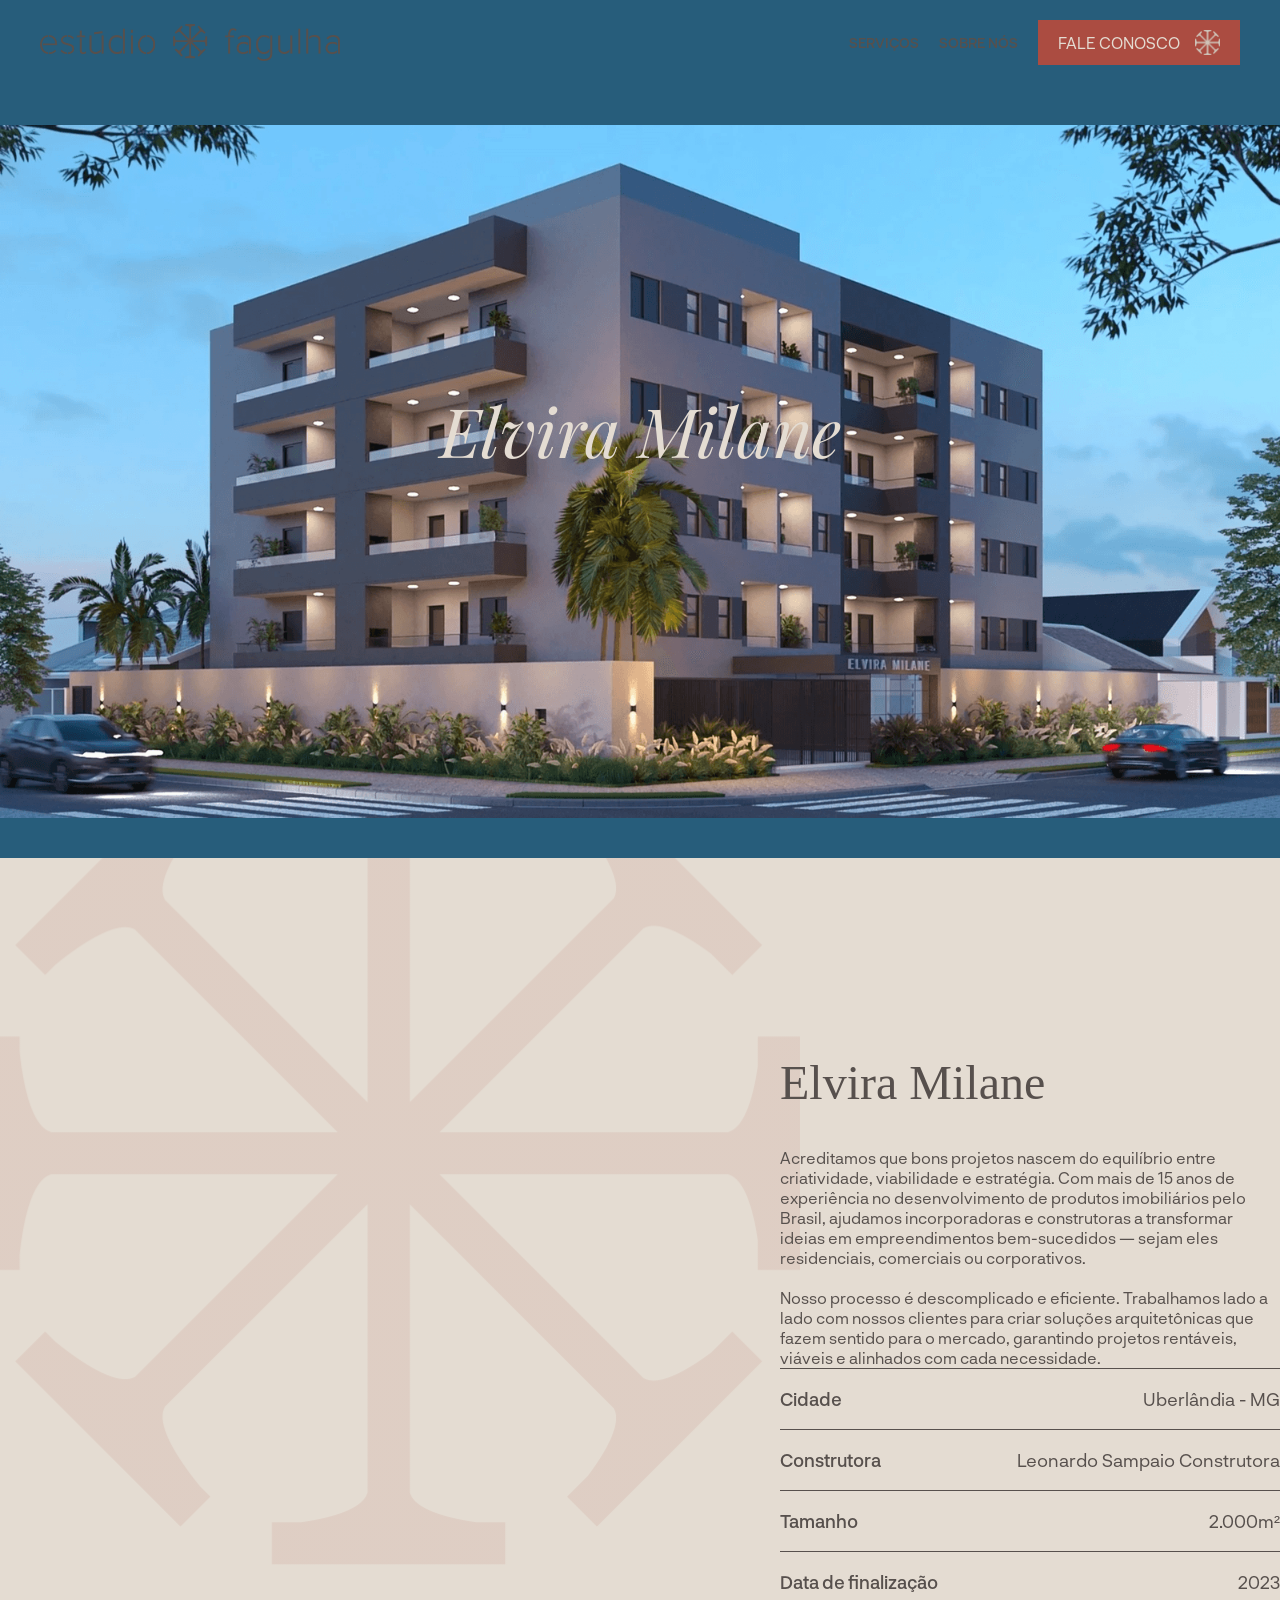
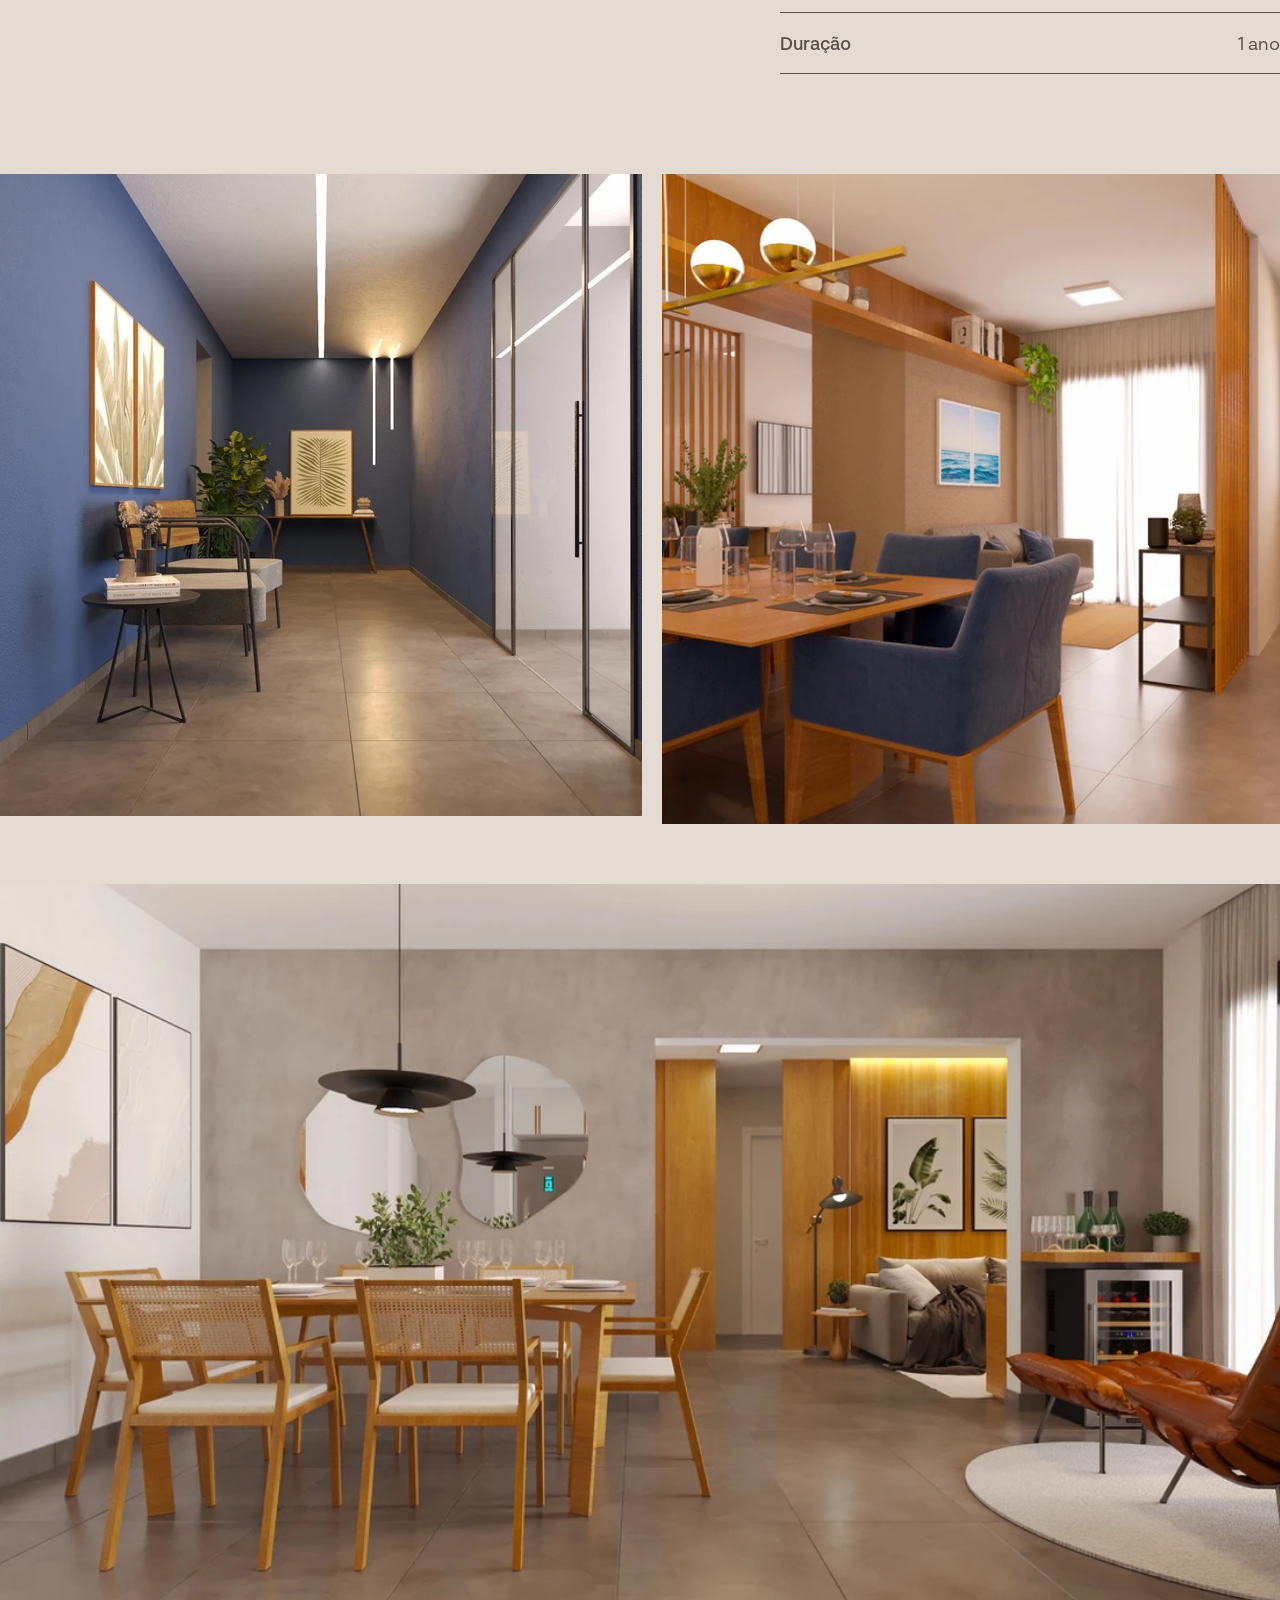
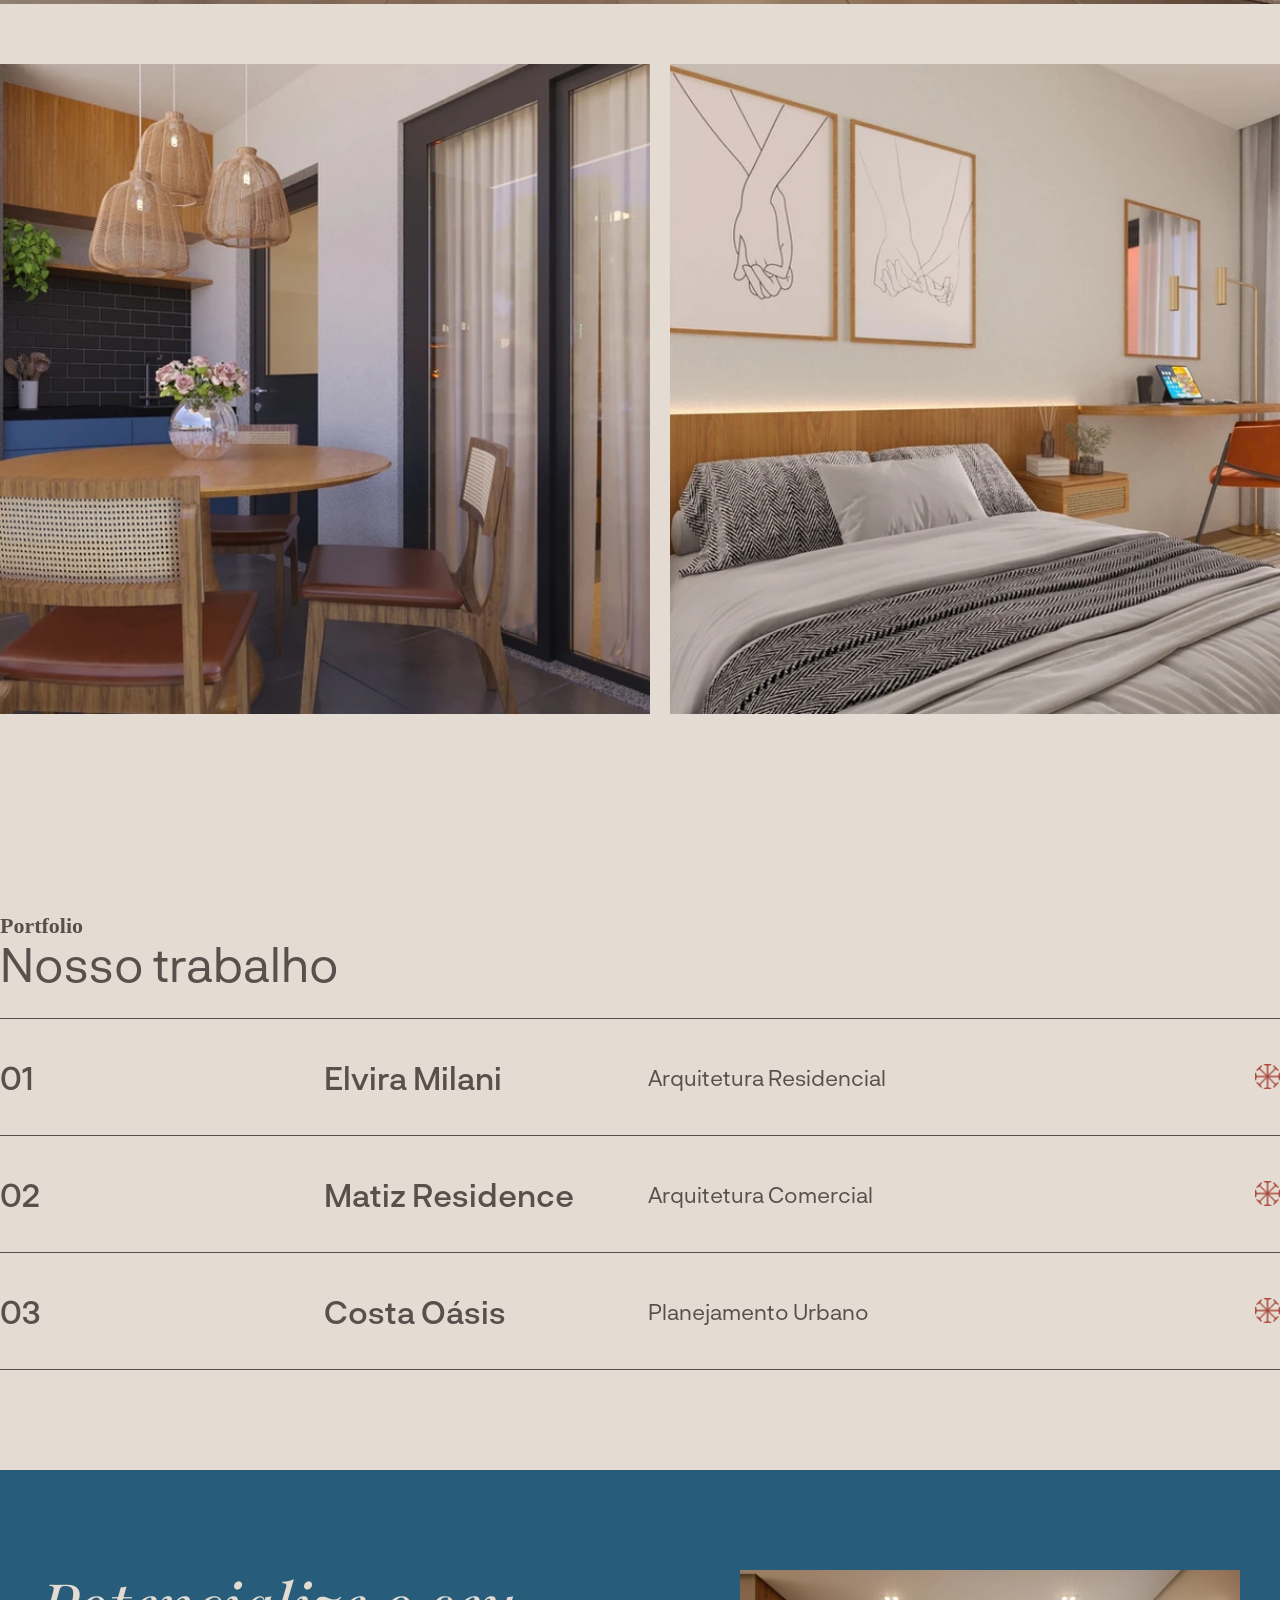
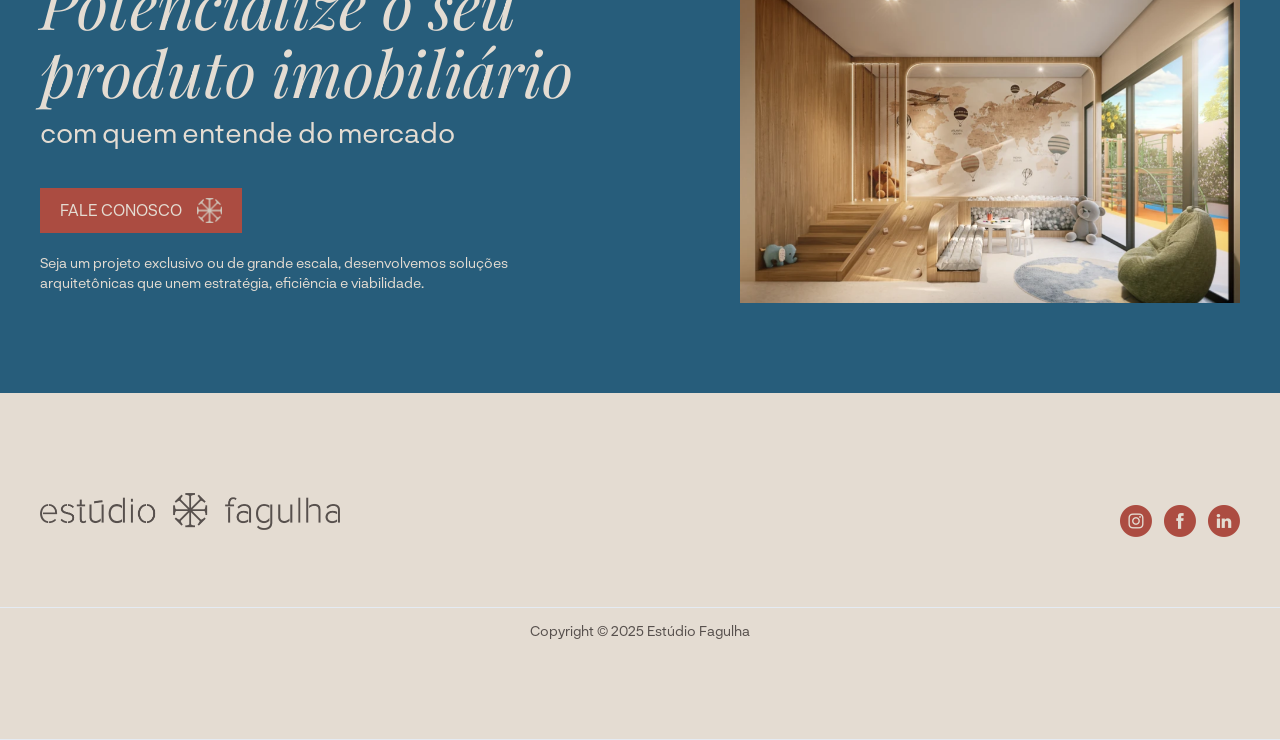
<file: elvira-milani.html>
<!DOCTYPE html><!--  This site was created in Webflow. https://webflow.com  --><!--  Last Published: Tue Apr 28 2026 20:30:06 GMT+0000 (Coordinated Universal Time)  -->
<html data-wf-page="67bd2fafedbace5cc8049d4d" data-wf-site="67aa4c172be9a54a9cd1f6b8" lang="pt">
<head>
  <meta charset="utf-8">
  <title>Elvira Milani</title>
  <meta content="Elvira Milani" property="og:title">
  <meta content="Elvira Milani" property="twitter:title">
  <meta content="width=device-width, initial-scale=1" name="viewport">
  <meta content="Webflow" name="generator">
  <link href="css/normalize.css" rel="stylesheet" type="text/css">
  <link href="css/webflow.css" rel="stylesheet" type="text/css">
  <link href="css/estudio-fagulha.webflow.css" rel="stylesheet" type="text/css">
  <script type="text/javascript">!function(o,c){var n=c.documentElement,t=" w-mod-";n.className+=t+"js",("ontouchstart"in o||o.DocumentTouch&&c instanceof DocumentTouch)&&(n.className+=t+"touch")}(window,document);</script>
  <link href="images/favicon.jpg" rel="shortcut icon" type="image/x-icon">
  <link href="images/webclip.jpg" rel="apple-touch-icon">
  <style>
  body {
    -webkit-font-smoothing: antialiased;
    -moz-osx-font-smoothing: grayscale;
    text-rendering: optimizeLegibility;
  }
</style>
</head>
<body class="body">
  <section class="projeto-hero-section">
    <div data-w-id="408e1967-ed0a-9939-67b1-f9b0733ea0a4" class="navbar-no-shadow">
      <div data-animation="default" data-collapse="medium" data-duration="400" data-easing="ease" data-easing2="ease" role="banner" class="navbar-no-shadow-container w-nav">
        <div class="container-regular">
          <div class="navbar-wrapper">
            <a href="index.html" class="navbar-brand w-nav-brand"><img sizes="(max-width: 479px) 98vw, (max-width: 767px) 99vw, (max-width: 2384px) 100vw, 2384px" srcset="images/Logotipo_Est_Fagulha_horizontal_brown-p-500.png 500w, images/Logotipo_Est_Fagulha_horizontal_brown-p-800.png 800w, images/Logotipo_Est_Fagulha_horizontal_brown-p-1080.png 1080w, images/Logotipo_Est_Fagulha_horizontal_brown.png 2384w" alt="" src="images/Logotipo_Est_Fagulha_horizontal_brown.png" loading="lazy" class="image"></a>
            <nav role="navigation" class="nav-menu-wrapper w-nav-menu">
              <ul role="list" class="nav-menu w-list-unstyled">
                <li>
                  <a href="#" class="navbar-link">Serviços</a>
                </li>
                <li>
                  <a href="#" class="navbar-link">Sobre Nós</a>
                </li>
                <li data-w-id="8ef24f18-ed4f-5f9f-c842-71e196ede799">
                  <a href="https://api.whatsapp.com/send?phone=5516991690303" class="main-button-copy w-inline-block">
                    <p class="contato-link-copy">fale conosco</p><img sizes="(max-width: 823px) 100vw, 823px" srcset="images/Grafismo_Fagulha_Icone_OffWhite-p-500.png 500w, images/Grafismo_Fagulha_Icone_OffWhite.png 823w" alt="" src="images/Grafismo_Fagulha_Icone_OffWhite.png" loading="lazy" class="image-5-copy">
                  </a>
                </li>
              </ul>
            </nav>
            <div class="menu-button w-nav-button">
              <div class="icon-3 w-icon-nav-menu"></div>
            </div>
          </div>
        </div>
      </div>
    </div>
    <div class="hero-heading-container">
      <h1 class="hero-heading-2">Elvira Milane<br></h1>
    </div>
    <div class="projeto-hero-img">
      <div class="projeto-hero-img-wrapper"><img src="images/Captura-de-tela-2025-02-25-114005.png" loading="lazy" data-w-id="6a80ac4d-613e-8e19-a08a-24182f53bc26" sizes="100vw" alt="" srcset="images/Captura-de-tela-2025-02-25-114005-p-500.png 500w, images/Captura-de-tela-2025-02-25-114005-p-800.png 800w, images/Captura-de-tela-2025-02-25-114005-p-1080.png 1080w, images/Captura-de-tela-2025-02-25-114005-p-1600.png 1600w, images/Captura-de-tela-2025-02-25-114005.png 1754w" class="projeto-img"></div>
    </div>
  </section>
  <section class="project-section">
    <div class="projeto-container">
      <div class="projeto-grid">
        <h4 id="w-node-_5a14f3a7-15c9-78c3-3b6d-0f98229f7b49-c8049d4d" class="upper-title"></h4>
        <div id="w-node-_5a14f3a7-15c9-78c3-3b6d-0f98229f7b4b-c8049d4d" class="projeto-txt-wrapper">
          <h1 class="projeto-main-heading-2">Elvira Milane</h1>
          <p class="sobre-p">Acreditamos que bons projetos nascem do equilíbrio entre criatividade, viabilidade e estratégia. Com mais de 15 anos de experiência no desenvolvimento de produtos imobiliários pelo Brasil, ajudamos incorporadoras e construtoras a transformar ideias em empreendimentos bem-sucedidos — sejam eles residenciais, comerciais ou corporativos.<br><br>Nosso processo é descomplicado e eficiente. Trabalhamos lado a lado com nossos clientes para criar soluções arquitetônicas que fazem sentido para o mercado, garantindo projetos rentáveis, viáveis e alinhados com cada necessidade.</p>
          <div class="div-block-8">
            <div class="servicos-divider"></div>
            <div class="projeto-info-wrapper">
              <p class="projeto-info-title">Cidade</p>
              <p class="projeto-info">Uberlândia - MG</p>
            </div>
            <div class="servicos-divider"></div>
            <div class="projeto-info-wrapper">
              <p class="projeto-info-title">Construtora</p>
              <p class="projeto-info">Leonardo Sampaio Construtora</p>
            </div>
            <div class="servicos-divider"></div>
            <div class="projeto-info-wrapper">
              <p class="projeto-info-title">Tamanho</p>
              <p class="projeto-info">2.000m²</p>
            </div>
            <div class="servicos-divider"></div>
            <div class="projeto-info-wrapper">
              <p class="projeto-info-title">Data de finalização</p>
              <p class="projeto-info">2023</p>
            </div>
            <div class="servicos-divider"></div>
            <div class="projeto-info-wrapper">
              <p class="projeto-info-title">Duração</p>
              <p class="projeto-info">1 ano</p>
            </div>
            <div class="servicos-divider"></div>
          </div>
        </div>
      </div>
    </div>
    <div class="projeto-container">
      <div class="w-layout-hflex projeto-img-mosaic-1"><img src="images/Captura-de-tela-2025-02-25-114128.png" loading="lazy" data-w-id="fdd14aec-7aaa-330f-5441-a6f6abd6365a" sizes="(max-width: 642px) 100vw, 642px" alt="" srcset="images/Captura-de-tela-2025-02-25-114128-p-500.png 500w, images/Captura-de-tela-2025-02-25-114128.png 642w" class="img-mosaic"><img src="images/Captura-de-tela-2025-02-25-114113.png" loading="lazy" data-w-id="8a8c287c-089b-7b3e-7945-bb04740dcc30" sizes="100vw" alt="" srcset="images/Captura-de-tela-2025-02-25-114113-p-500.png 500w, images/Captura-de-tela-2025-02-25-114113-p-800.png 800w, images/Captura-de-tela-2025-02-25-114113-p-1080.png 1080w, images/Captura-de-tela-2025-02-25-114113.png 1112w" class="img-mosaic"></div><img src="images/Captura-de-tela-2025-02-25-114143.png" loading="lazy" data-w-id="fd159155-7a17-5113-a07d-68c8991f77b6" sizes="100vw" alt="" srcset="images/Captura-de-tela-2025-02-25-114143-p-500.png 500w, images/Captura-de-tela-2025-02-25-114143-p-800.png 800w, images/Captura-de-tela-2025-02-25-114143-p-1080.png 1080w, images/Captura-de-tela-2025-02-25-114143.png 1105w" class="image-10">
      <div class="w-layout-hflex projeto-img-mosaic-2"><img src="images/Captura-de-tela-2025-02-25-114158.png" loading="lazy" data-w-id="b34263ee-aa8f-fe28-2710-7f329e39762e" sizes="100vw" alt="" srcset="images/Captura-de-tela-2025-02-25-114158-p-500.png 500w, images/Captura-de-tela-2025-02-25-114158-p-800.png 800w, images/Captura-de-tela-2025-02-25-114158-p-1080.png 1080w, images/Captura-de-tela-2025-02-25-114158.png 1108w" class="img-mosaic"><img src="images/Captura-de-tela-2025-02-25-114212.png" loading="lazy" data-w-id="b34263ee-aa8f-fe28-2710-7f329e39762f" sizes="100vw" alt="" srcset="images/Captura-de-tela-2025-02-25-114212-p-500.png 500w, images/Captura-de-tela-2025-02-25-114212-p-800.png 800w, images/Captura-de-tela-2025-02-25-114212-p-1080.png 1080w, images/Captura-de-tela-2025-02-25-114212.png 1112w" class="img-mosaic"></div>
    </div>
  </section>
  <div id="portfolio" class="portfolio">
    <section class="portfolio-section">
      <div class="portfolio-container">
        <h1 class="upper-title">Portfolio</h1>
        <h1 class="main-heading">Nosso trabalho</h1>
        <div class="divider"></div>
        <div class="div-block-3">
          <a id="w-node-fbe46e12-0aab-a4ae-50e1-0fbe5ae44c50-5ae44c48" data-w-id="fbe46e12-0aab-a4ae-50e1-0fbe5ae44c50" href="elvira-milani.html" aria-current="page" class="project-link w-inline-block w--current">
            <div class="w-layout-hflex project-wrapper">
              <h1 class="project-number">01</h1>
              <h1 class="project-name">Elvira Milani</h1>
              <h1 class="project-type">Arquitetura Residencial</h1><img src="images/Grafismo_Fagulha_Icone_Red.png" loading="lazy" id="w-node-fbe46e12-0aab-a4ae-50e1-0fbe5ae44c58-5ae44c48" sizes="(max-width: 823px) 100vw, 823px" alt="" srcset="images/Grafismo_Fagulha_Icone_Red-p-500.png 500w, images/Grafismo_Fagulha_Icone_Red.png 823w" class="portfolio-arrow">
            </div><img src="images/Captura-de-tela-2025-02-25-114113.jpg" loading="lazy" sizes="100vw" srcset="images/Captura-de-tela-2025-02-25-114113-p-500.jpg 500w, images/Captura-de-tela-2025-02-25-114113-p-800.jpg 800w, images/Captura-de-tela-2025-02-25-114113-p-1080.jpg 1080w, images/Captura-de-tela-2025-02-25-114113.jpg 1112w" alt="" class="project-img-1">
          </a>
          <div class="servicos-divider"></div>
          <a id="w-node-fbe46e12-0aab-a4ae-50e1-0fbe5ae44c5b-5ae44c48" data-w-id="fbe46e12-0aab-a4ae-50e1-0fbe5ae44c5b" href="elvira-milani.html" aria-current="page" class="project-link-2 w-inline-block w--current">
            <div class="w-layout-hflex project-wrapper">
              <h1 class="project-number">02</h1>
              <h1 class="project-name">Matiz Residence</h1>
              <h1 class="project-type">Arquitetura Comercial</h1><img src="images/Grafismo_Fagulha_Icone_Red.png" loading="lazy" id="w-node-fbe46e12-0aab-a4ae-50e1-0fbe5ae44c63-5ae44c48" sizes="(max-width: 823px) 100vw, 823px" alt="" srcset="images/Grafismo_Fagulha_Icone_Red-p-500.png 500w, images/Grafismo_Fagulha_Icone_Red.png 823w" class="portfolio-arrow">
            </div><img src="images/Captura-de-tela-2025-02-25-115627.png" loading="lazy" sizes="100vw" srcset="images/Captura-de-tela-2025-02-25-115627-p-500.png 500w, images/Captura-de-tela-2025-02-25-115627-p-800.png 800w, images/Captura-de-tela-2025-02-25-115627-p-1080.png 1080w, images/Captura-de-tela-2025-02-25-115627.png 1113w" alt="" class="project-img-2">
          </a>
          <div class="servicos-divider"></div>
          <a id="w-node-fbe46e12-0aab-a4ae-50e1-0fbe5ae44c66-5ae44c48" data-w-id="fbe46e12-0aab-a4ae-50e1-0fbe5ae44c66" href="elvira-milani.html" aria-current="page" class="project-link-3 w-inline-block w--current">
            <div class="w-layout-hflex project-wrapper">
              <h1 class="project-number">03</h1>
              <h1 class="project-name">Costa Oásis</h1>
              <h1 class="project-type">Planejamento Urbano</h1><img src="images/Grafismo_Fagulha_Icone_Red.png" loading="lazy" id="w-node-fbe46e12-0aab-a4ae-50e1-0fbe5ae44c6e-5ae44c48" sizes="(max-width: 823px) 100vw, 823px" alt="" srcset="images/Grafismo_Fagulha_Icone_Red-p-500.png 500w, images/Grafismo_Fagulha_Icone_Red.png 823w" class="portfolio-arrow">
            </div><img src="images/Captura-de-tela-2025-02-25-115725.png" loading="lazy" sizes="100vw" srcset="images/Captura-de-tela-2025-02-25-115725-p-500.png 500w, images/Captura-de-tela-2025-02-25-115725-p-800.png 800w, images/Captura-de-tela-2025-02-25-115725.png 852w" alt="" class="project-img-3">
          </a>
          <div class="servicos-divider"></div>
        </div>
      </div>
    </section>
  </div>
  <section data-w-id="7841a0ac-e32c-ecb1-d107-72eda63b95d2" class="contato-section">
    <div class="contato-container">
      <div class="contato--wrapper">
        <div class="contato-txt-wrapper">
          <h1 class="main-heading-2-banner">Potencialize o seu produto imobiliário</h1>
          <h1 class="sub-heading-banner">com quem entende do mercado</h1>
        </div>
        <div class="contato-botao-wrapper">
          <a href="https://api.whatsapp.com/send?phone=5516991690303" class="main-button-copy w-inline-block">
            <p class="contato-link-copy">fale conosco</p><img sizes="(max-width: 823px) 100vw, 823px" srcset="images/Grafismo_Fagulha_Icone_OffWhite-p-500.png 500w, images/Grafismo_Fagulha_Icone_OffWhite.png 823w" alt="" src="images/Grafismo_Fagulha_Icone_OffWhite.png" loading="lazy" class="image-5-copy">
          </a>
        </div>
        <p class="contato-p">Seja um projeto exclusivo ou de grande escala, desenvolvemos soluções arquitetônicas que unem estratégia, eficiência e viabilidade.</p>
      </div>
      <div class="contato-img-wrapper">
        <div class="contato-img-1"><img src="images/Captura-de-tela-2025-02-25-115725.png" loading="lazy" data-w-id="141fea24-cf95-7034-ce02-426372587285" sizes="(max-width: 852px) 100vw, 852px" alt="" srcset="images/Captura-de-tela-2025-02-25-115725-p-500.png 500w, images/Captura-de-tela-2025-02-25-115725-p-800.png 800w, images/Captura-de-tela-2025-02-25-115725.png 852w" class="img1"></div>
        <div class="contato-img-2"><img src="images/Captura-de-tela-2025-02-25-115627.png" loading="lazy" data-w-id="9c8bc9b6-d83d-b59e-9fac-9b83224d2f05" sizes="(max-width: 1113px) 100vw, 1113px" alt="" srcset="images/Captura-de-tela-2025-02-25-115627-p-500.png 500w, images/Captura-de-tela-2025-02-25-115627-p-800.png 800w, images/Captura-de-tela-2025-02-25-115627-p-1080.png 1080w, images/Captura-de-tela-2025-02-25-115627.png 1113w" class="img2"></div>
        <div class="contato-img-3"><img src="images/Captura-de-tela-2025-02-25-114212.png" loading="lazy" data-w-id="53f676c9-d931-0879-1d82-93ed87f271f4" sizes="(max-width: 1112px) 100vw, 1112px" alt="" srcset="images/Captura-de-tela-2025-02-25-114212-p-500.png 500w, images/Captura-de-tela-2025-02-25-114212-p-800.png 800w, images/Captura-de-tela-2025-02-25-114212-p-1080.png 1080w, images/Captura-de-tela-2025-02-25-114212.png 1112w" class="img3"></div>
        <div class="contato-img-4"><img src="images/Captura-de-tela-2025-02-25-114158.png" loading="lazy" data-w-id="ae1bc58c-8bd2-62e8-541a-a370056b7e92" sizes="(max-width: 1108px) 100vw, 1108px" alt="" srcset="images/Captura-de-tela-2025-02-25-114158-p-500.png 500w, images/Captura-de-tela-2025-02-25-114158-p-800.png 800w, images/Captura-de-tela-2025-02-25-114158-p-1080.png 1080w, images/Captura-de-tela-2025-02-25-114158.png 1108w" class="img4"></div>
        <div class="contato-img-5"><img src="images/Captura-de-tela-2025-02-25-114143.png" loading="lazy" data-w-id="6a5e7ced-5212-5082-73dc-14b6976b594c" sizes="(max-width: 1105px) 100vw, 1105px" alt="" srcset="images/Captura-de-tela-2025-02-25-114143-p-500.png 500w, images/Captura-de-tela-2025-02-25-114143-p-800.png 800w, images/Captura-de-tela-2025-02-25-114143-p-1080.png 1080w, images/Captura-de-tela-2025-02-25-114143.png 1105w" class="img5"></div>
        <div class="contato-img-6"><img src="images/Captura-de-tela-2025-02-25-114113.png" loading="lazy" data-w-id="53c764d7-f963-78d1-2759-736afac14559" sizes="(max-width: 1112px) 100vw, 1112px" alt="" srcset="images/Captura-de-tela-2025-02-25-114113-p-500.png 500w, images/Captura-de-tela-2025-02-25-114113-p-800.png 800w, images/Captura-de-tela-2025-02-25-114113-p-1080.png 1080w, images/Captura-de-tela-2025-02-25-114113.png 1112w" class="img6"></div>
        <div class="contato-img-7"><img src="images/Captura-de-tela-2025-02-25-114005.png" loading="lazy" data-w-id="1ab7585f-3001-6603-6b1e-4cf2d6f266c4" sizes="(max-width: 1754px) 100vw, 1754px" alt="" srcset="images/Captura-de-tela-2025-02-25-114005-p-500.png 500w, images/Captura-de-tela-2025-02-25-114005-p-800.png 800w, images/Captura-de-tela-2025-02-25-114005-p-1080.png 1080w, images/Captura-de-tela-2025-02-25-114005-p-1600.png 1600w, images/Captura-de-tela-2025-02-25-114005.png 1754w" class="img7"></div>
        <div class="contato-img-8"><img src="images/opera-h.JPG" loading="lazy" data-w-id="c7f76bdf-fe8a-4b9b-c262-a083e69cb300" sizes="(max-width: 1017px) 100vw, 1017px" alt="" srcset="images/opera-h-p-500.jpg 500w, images/opera-h-p-800.jpg 800w, images/opera-h.JPG 1017w" class="img8"></div>
        <div class="contato-img-9"><img src="images/ARUNA-PISCINA.JPG" loading="lazy" data-w-id="5fa15059-30d0-8967-662e-a73f3379d5ff" sizes="(max-width: 982px) 100vw, 982px" alt="" srcset="images/ARUNA-PISCINA-p-500.jpg 500w, images/ARUNA-PISCINA-p-800.jpg 800w, images/ARUNA-PISCINA.JPG 982w" class="img9"></div>
      </div>
    </div>
  </section>
  <section data-w-id="09b3b25d-2d96-f272-19ae-e248564413f4" class="footer-dark">
    <div class="container">
      <div class="footer-wrapper">
        <a href="#" class="footer-brand w-inline-block"><img src="images/Logotipo_Est_Fagulha_horizontal_brown.png" loading="lazy" sizes="(max-width: 2384px) 100vw, 2384px" srcset="images/Logotipo_Est_Fagulha_horizontal_brown-p-500.png 500w, images/Logotipo_Est_Fagulha_horizontal_brown-p-800.png 800w, images/Logotipo_Est_Fagulha_horizontal_brown-p-1080.png 1080w, images/Logotipo_Est_Fagulha_horizontal_brown.png 2384w" alt="" class="image-9"></a>
        <div class="footer-content">
          <div class="footer-social-block">
            <a href="https://www.instagram.com/estudiofagulha.arq/" target="_blank" class="footer-social-link w-inline-block"><img src="images/IG.webp" loading="lazy" alt="" class="image-21"></a>
            <a href="https://www.facebook.com/p/Est%C3%BAdio-Fagulha-61559311312057/" target="_blank" class="footer-social-link w-inline-block"><img src="images/FB.webp" loading="lazy" alt="" class="image-21"></a>
            <a href="https://www.linkedin.com/company/est%C3%BAdio-fagulha/" target="_blank" class="footer-social-link w-inline-block"><img src="images/LI.webp" loading="lazy" sizes="(max-width: 512px) 100vw, 512px" srcset="images/LI-p-500.webp 500w, images/LI.webp 512w" alt="" class="image-21"></a>
          </div>
        </div>
      </div>
    </div>
    <div class="footer-divider"></div>
    <div class="footer-copyright-center">Copyright © 2025 Estúdio Fagulha</div>
  </section>
  <script src="https://d3e54v103j8qbb.cloudfront.net/js/jquery-3.5.1.min.dc5e7f18c8.js?site=67aa4c172be9a54a9cd1f6b8" type="text/javascript" integrity="sha256-9/aliU8dGd2tb6OSsuzixeV4y/faTqgFtohetphbbj0=" crossorigin="anonymous"></script>
  <script src="js/webflow.js" type="text/javascript"></script>
  <script>
function animateCounter(id, start, end, duration) {
    let obj = document.getElementById(id);
    let range = end - start;
    let current = start;
    let increment = end > start ? 1 : -1;
    let stepTime = Math.abs(Math.floor(duration / range));
    let timer = setInterval(function () {
        current += increment;
        obj.innerText = current;
        if (current == end) {
            clearInterval(timer);
        }
    }, stepTime);
}
// Função para ativar a contagem quando o elemento entrar na tela
function startCounterWhenVisible(entries, observer) {
    entries.forEach(entry => {
        if (entry.isIntersecting) {
            let id = entry.target.id;
            let endValue = parseInt(entry.target.getAttribute("data-end")); // Pega o valor final do atributo data-end
            if (!entry.target.classList.contains("counted")) { // Garante que só rode uma vez
                animateCounter(id, 0, endValue, 2000);
                entry.target.classList.add("counted");
            }
        }
    });
}
// Observador para detectar quando os números entram na tela
let observer = new IntersectionObserver(startCounterWhenVisible, { threshold: 0.5 });
document.addEventListener("DOMContentLoaded", function () {
    let counters = document.querySelectorAll(".counter");
    counters.forEach(counter => {
        observer.observe(counter);
    });
});
</script>
</body>
</html>
</file>
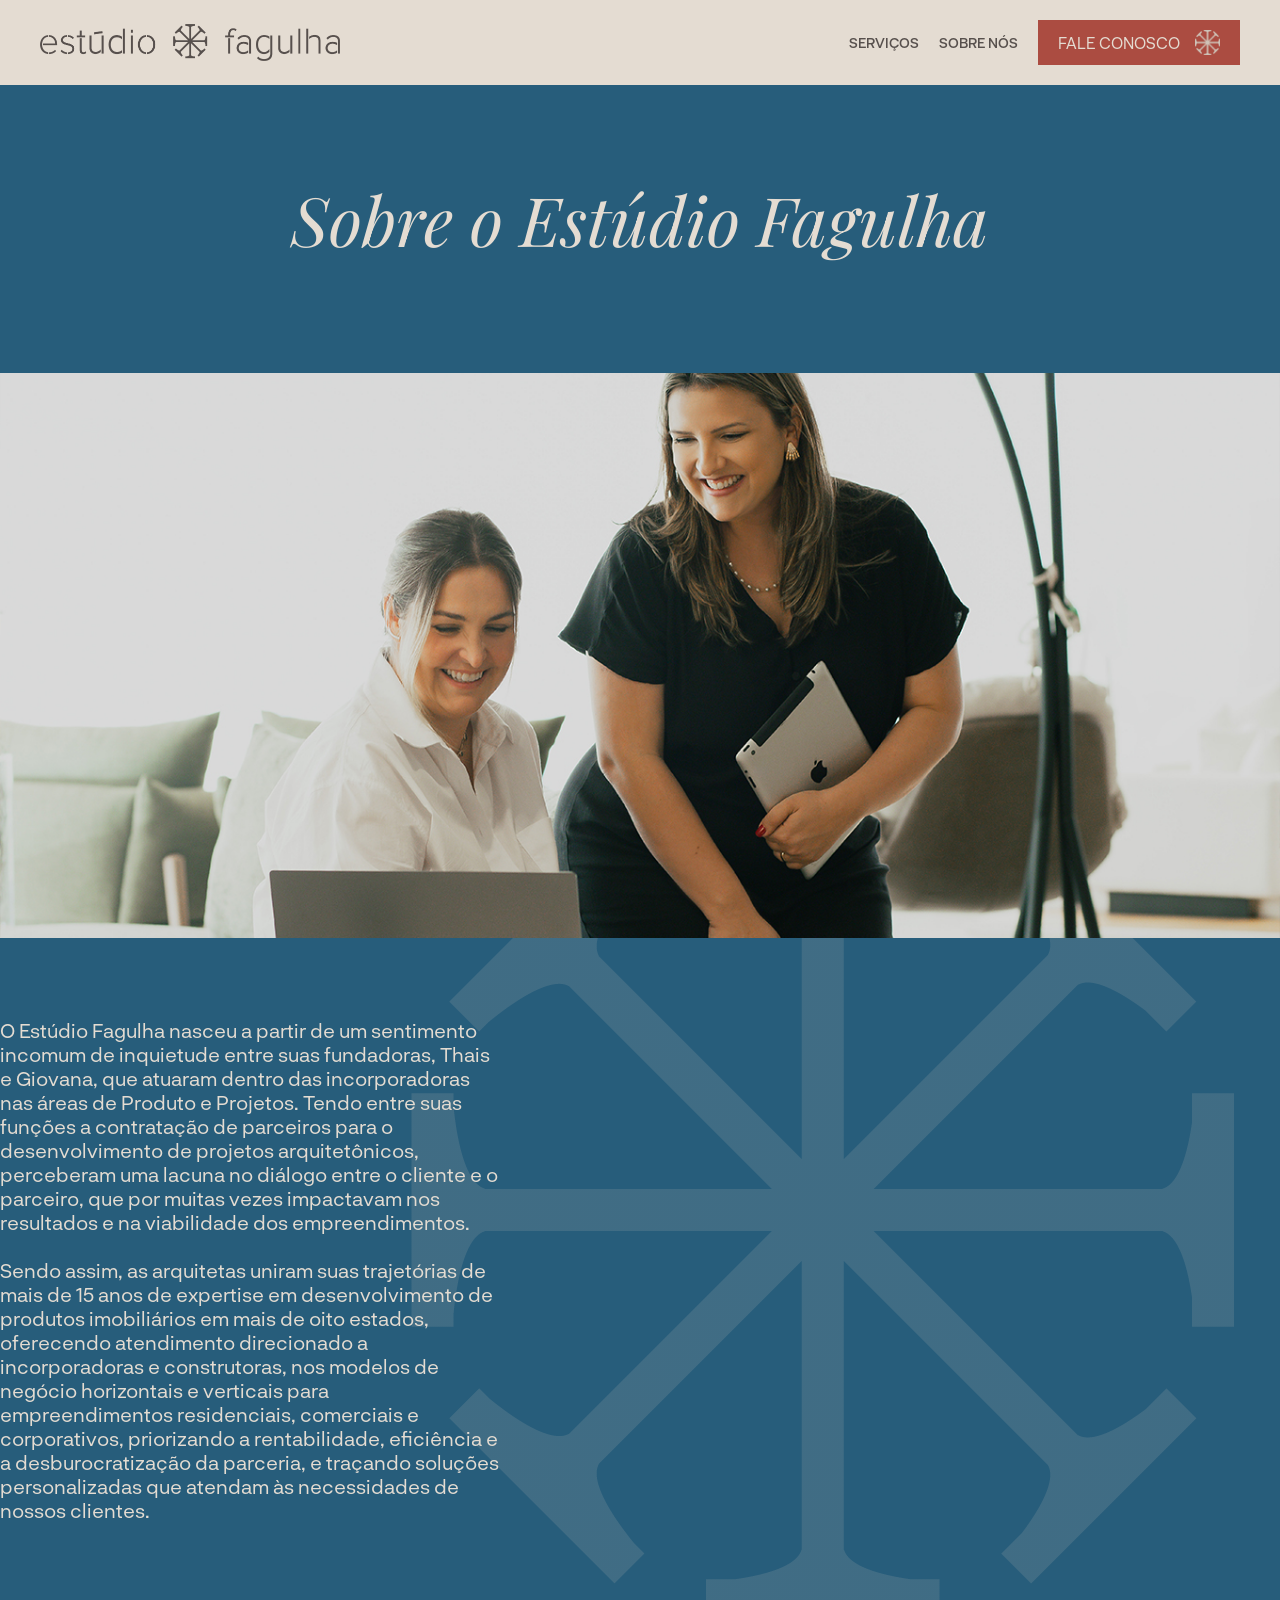
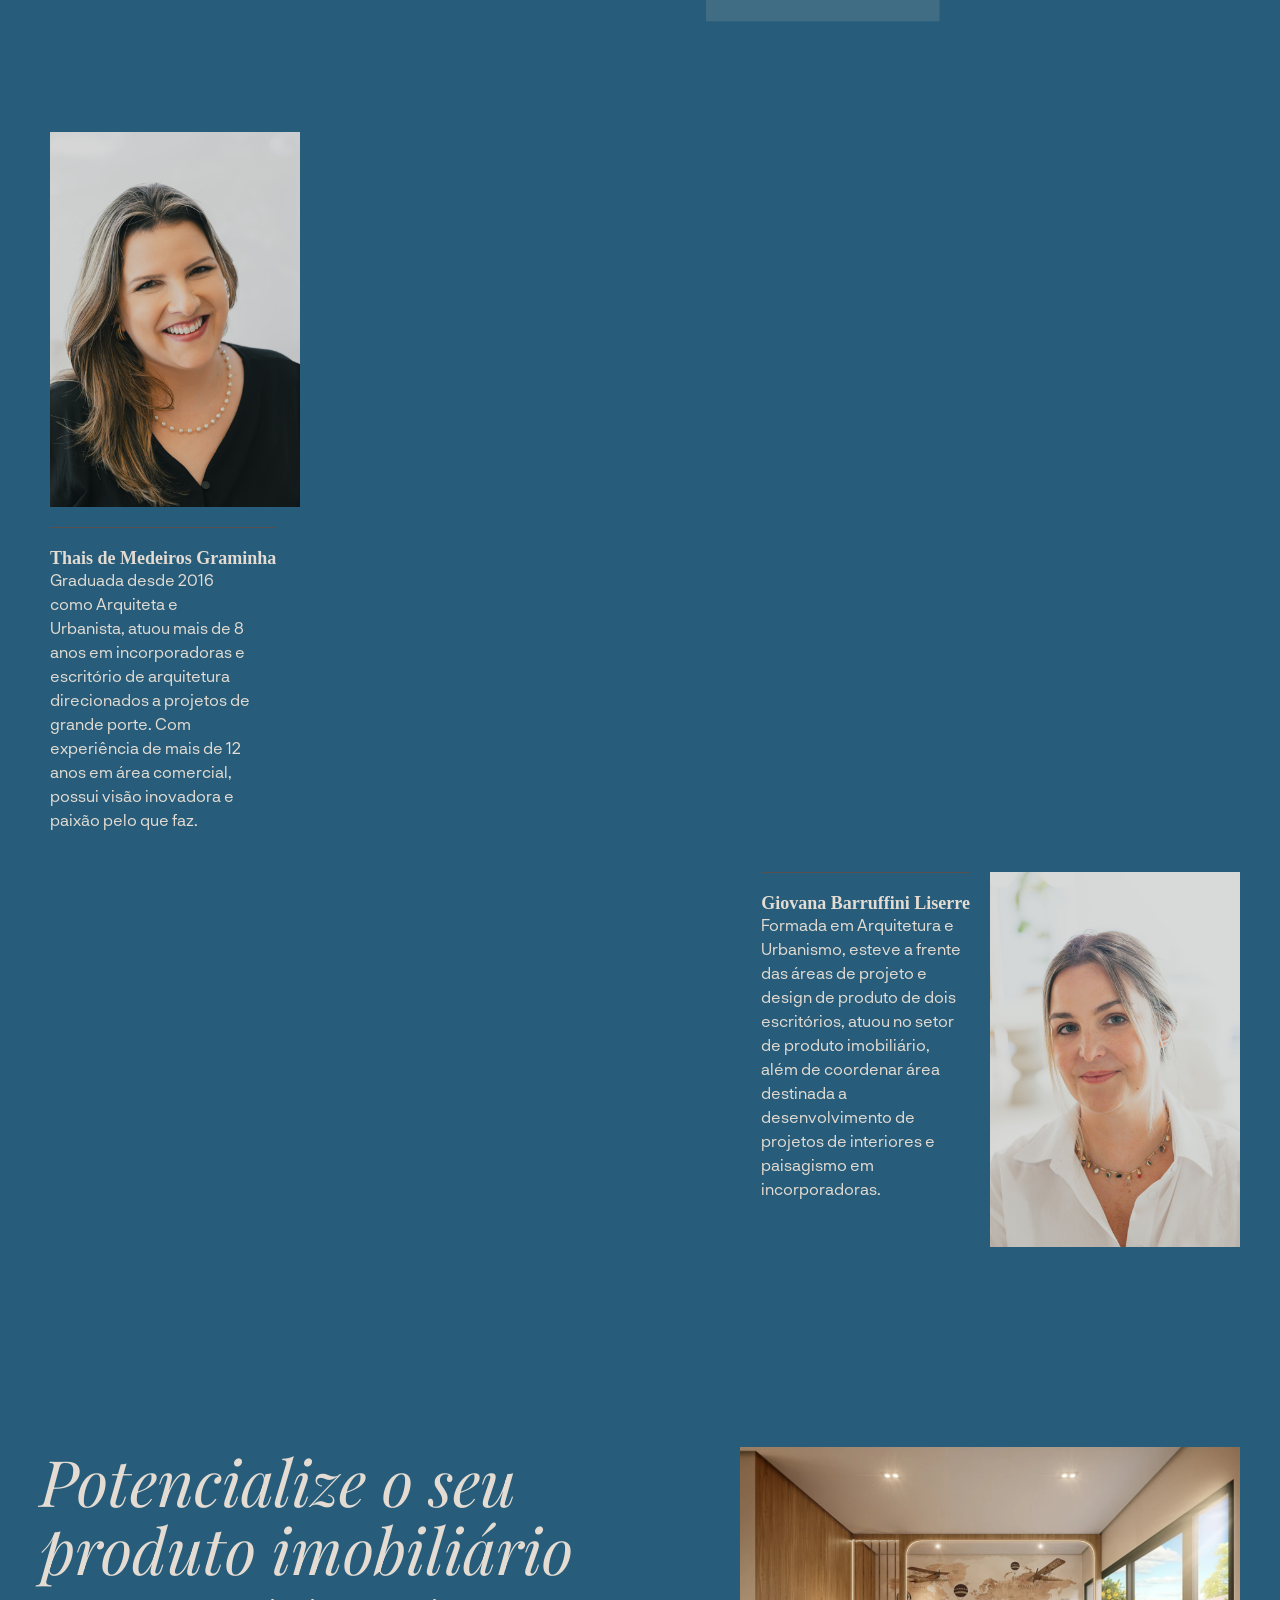
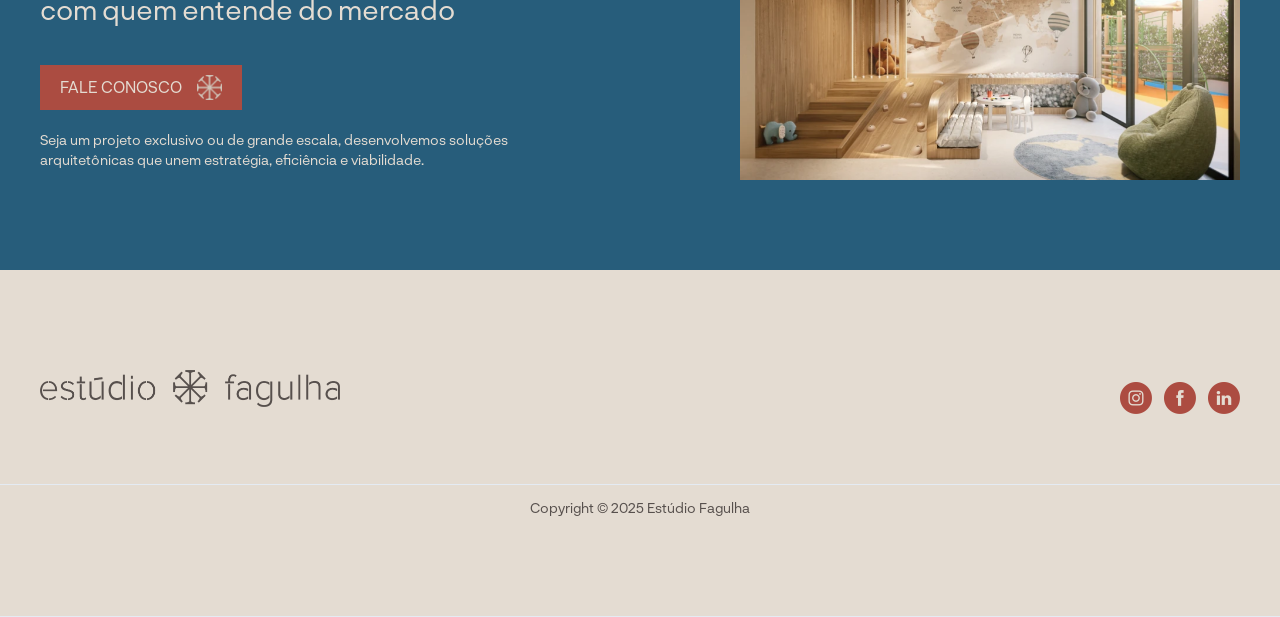
<file: sobre-nos.html>
<!DOCTYPE html><!--  This site was created in Webflow. https://webflow.com  --><!--  Last Published: Tue Apr 28 2026 20:30:06 GMT+0000 (Coordinated Universal Time)  -->
<html data-wf-page="67bdc123e80c05d533dad4e0" data-wf-site="67aa4c172be9a54a9cd1f6b8" lang="pt">
<head>
  <meta charset="utf-8">
  <title>Sobre Nós</title>
  <meta content="Sobre Nós" property="og:title">
  <meta content="Sobre Nós" property="twitter:title">
  <meta content="width=device-width, initial-scale=1" name="viewport">
  <meta content="Webflow" name="generator">
  <link href="css/normalize.css" rel="stylesheet" type="text/css">
  <link href="css/webflow.css" rel="stylesheet" type="text/css">
  <link href="css/estudio-fagulha.webflow.css" rel="stylesheet" type="text/css">
  <script type="text/javascript">!function(o,c){var n=c.documentElement,t=" w-mod-";n.className+=t+"js",("ontouchstart"in o||o.DocumentTouch&&c instanceof DocumentTouch)&&(n.className+=t+"touch")}(window,document);</script>
  <link href="images/favicon.jpg" rel="shortcut icon" type="image/x-icon">
  <link href="images/webclip.jpg" rel="apple-touch-icon">
  <style>
  body {
    -webkit-font-smoothing: antialiased;
    -moz-osx-font-smoothing: grayscale;
    text-rendering: optimizeLegibility;
  }
</style>
</head>
<body class="body">
  <div data-w-id="408e1967-ed0a-9939-67b1-f9b0733ea0a4" class="navbar-no-shadow">
    <div data-animation="default" data-collapse="medium" data-duration="400" data-easing="ease" data-easing2="ease" role="banner" class="navbar-no-shadow-container w-nav">
      <div class="container-regular">
        <div class="navbar-wrapper">
          <a href="index.html" class="navbar-brand w-nav-brand"><img sizes="(max-width: 479px) 98vw, (max-width: 767px) 99vw, (max-width: 2384px) 100vw, 2384px" srcset="images/Logotipo_Est_Fagulha_horizontal_brown-p-500.png 500w, images/Logotipo_Est_Fagulha_horizontal_brown-p-800.png 800w, images/Logotipo_Est_Fagulha_horizontal_brown-p-1080.png 1080w, images/Logotipo_Est_Fagulha_horizontal_brown.png 2384w" alt="" src="images/Logotipo_Est_Fagulha_horizontal_brown.png" loading="lazy" class="image"></a>
          <nav role="navigation" class="nav-menu-wrapper w-nav-menu">
            <ul role="list" class="nav-menu w-list-unstyled">
              <li>
                <a href="#" class="navbar-link">Serviços</a>
              </li>
              <li>
                <a href="#" class="navbar-link">Sobre Nós</a>
              </li>
              <li data-w-id="8ef24f18-ed4f-5f9f-c842-71e196ede799">
                <a href="https://api.whatsapp.com/send?phone=5516991690303" class="main-button-copy w-inline-block">
                  <p class="contato-link-copy">fale conosco</p><img sizes="(max-width: 823px) 100vw, 823px" srcset="images/Grafismo_Fagulha_Icone_OffWhite-p-500.png 500w, images/Grafismo_Fagulha_Icone_OffWhite.png 823w" alt="" src="images/Grafismo_Fagulha_Icone_OffWhite.png" loading="lazy" class="image-5-copy">
                </a>
              </li>
            </ul>
          </nav>
          <div class="menu-button w-nav-button">
            <div class="icon-3 w-icon-nav-menu"></div>
          </div>
        </div>
      </div>
    </div>
  </div>
  <section class="sobre-hero-section">
    <div class="sobre-hero-heading-container">
      <h1 class="hero-heading-2">Sobre o Estúdio Fagulha<br></h1>
    </div>
    <div class="sobre-hero-img-container"><img src="images/Quem-Somos-Principal.jpg" loading="lazy" sizes="(max-width: 1360px) 100vw, 1360px" srcset="images/Quem-Somos-Principal-p-500.jpg 500w, images/Quem-Somos-Principal-p-800.jpg 800w, images/Quem-Somos-Principal-p-1080.jpg 1080w, images/Quem-Somos-Principal.jpg 1360w" alt="">
      <p class="sobre-hero-paragraph">O Estúdio Fagulha nasceu a partir de um sentimento incomum de inquietude entre suas fundadoras, Thais e Giovana, que atuaram dentro das incorporadoras nas áreas de Produto e Projetos. Tendo entre suas funções a contratação de parceiros para o desenvolvimento de projetos arquitetônicos, perceberam uma lacuna no diálogo entre o cliente e o parceiro, que por muitas vezes impactavam nos resultados e na viabilidade dos empreendimentos.<br><br>Sendo assim, as arquitetas uniram suas trajetórias de mais de 15 anos de expertise em desenvolvimento de produtos imobiliários em mais de oito estados, oferecendo atendimento direcionado a incorporadoras e construtoras, nos modelos de negócio horizontais e verticais para empreendimentos residenciais, comerciais e corporativos, priorizando a rentabilidade, eficiência e a desburocratização da parceria, e traçando soluções personalizadas que atendam às necessidades de nossos clientes.</p>
    </div>
  </section>
  <section class="team-section">
    <div class="sobre-container">
      <div class="team-cards-grid">
        <div id="w-node-_728a10ca-317d-e7c9-679a-67c744d80d45-33dad4e0" class="team-card"><img src="images/Thais.jpg" loading="lazy" alt="" class="team-img">
          <div class="team-info">
            <div class="servicos-divider"></div>
            <div class="team-info-wrapper">
              <p class="team-name">Thais de Medeiros Graminha</p>
              <p class="team-p">Graduada desde 2016 como Arquiteta e Urbanista, atuou mais de 8 anos em incorporadoras e escritório de arquitetura direcionados a projetos de grande porte. Com experiência de mais de 12 anos em área comercial, possui visão inovadora e paixão pelo que faz.<br></p>
            </div>
          </div>
        </div>
        <div id="w-node-_4f7807aa-4f2e-0dac-e383-c91a11e412c2-33dad4e0" class="team-card-2">
          <div class="team-info">
            <div class="servicos-divider"></div>
            <div class="team-info-wrapper">
              <p class="team-name">Giovana Barruffini Liserre</p>
              <p class="team-p">Formada em Arquitetura e Urbanismo, esteve a frente das áreas de projeto e design de produto de dois escritórios, atuou no setor de produto imobiliário, além de coordenar área destinada a desenvolvimento de projetos de interiores e paisagismo em incorporadoras.<br></p>
            </div>
          </div><img src="images/Giovana.jpg" loading="lazy" alt="" class="team-img">
        </div>
      </div>
    </div>
  </section>
  <section data-w-id="7841a0ac-e32c-ecb1-d107-72eda63b95d2" class="contato-section">
    <div class="contato-container">
      <div class="contato--wrapper">
        <div class="contato-txt-wrapper">
          <h1 class="main-heading-2-banner">Potencialize o seu produto imobiliário</h1>
          <h1 class="sub-heading-banner">com quem entende do mercado</h1>
        </div>
        <div class="contato-botao-wrapper">
          <a href="https://api.whatsapp.com/send?phone=5516991690303" class="main-button-copy w-inline-block">
            <p class="contato-link-copy">fale conosco</p><img sizes="(max-width: 823px) 100vw, 823px" srcset="images/Grafismo_Fagulha_Icone_OffWhite-p-500.png 500w, images/Grafismo_Fagulha_Icone_OffWhite.png 823w" alt="" src="images/Grafismo_Fagulha_Icone_OffWhite.png" loading="lazy" class="image-5-copy">
          </a>
        </div>
        <p class="contato-p">Seja um projeto exclusivo ou de grande escala, desenvolvemos soluções arquitetônicas que unem estratégia, eficiência e viabilidade.</p>
      </div>
      <div class="contato-img-wrapper">
        <div class="contato-img-1"><img src="images/Captura-de-tela-2025-02-25-115725.png" loading="lazy" data-w-id="141fea24-cf95-7034-ce02-426372587285" sizes="(max-width: 852px) 100vw, 852px" alt="" srcset="images/Captura-de-tela-2025-02-25-115725-p-500.png 500w, images/Captura-de-tela-2025-02-25-115725-p-800.png 800w, images/Captura-de-tela-2025-02-25-115725.png 852w" class="img1"></div>
        <div class="contato-img-2"><img src="images/Captura-de-tela-2025-02-25-115627.png" loading="lazy" data-w-id="9c8bc9b6-d83d-b59e-9fac-9b83224d2f05" sizes="(max-width: 1113px) 100vw, 1113px" alt="" srcset="images/Captura-de-tela-2025-02-25-115627-p-500.png 500w, images/Captura-de-tela-2025-02-25-115627-p-800.png 800w, images/Captura-de-tela-2025-02-25-115627-p-1080.png 1080w, images/Captura-de-tela-2025-02-25-115627.png 1113w" class="img2"></div>
        <div class="contato-img-3"><img src="images/Captura-de-tela-2025-02-25-114212.png" loading="lazy" data-w-id="53f676c9-d931-0879-1d82-93ed87f271f4" sizes="(max-width: 1112px) 100vw, 1112px" alt="" srcset="images/Captura-de-tela-2025-02-25-114212-p-500.png 500w, images/Captura-de-tela-2025-02-25-114212-p-800.png 800w, images/Captura-de-tela-2025-02-25-114212-p-1080.png 1080w, images/Captura-de-tela-2025-02-25-114212.png 1112w" class="img3"></div>
        <div class="contato-img-4"><img src="images/Captura-de-tela-2025-02-25-114158.png" loading="lazy" data-w-id="ae1bc58c-8bd2-62e8-541a-a370056b7e92" sizes="(max-width: 1108px) 100vw, 1108px" alt="" srcset="images/Captura-de-tela-2025-02-25-114158-p-500.png 500w, images/Captura-de-tela-2025-02-25-114158-p-800.png 800w, images/Captura-de-tela-2025-02-25-114158-p-1080.png 1080w, images/Captura-de-tela-2025-02-25-114158.png 1108w" class="img4"></div>
        <div class="contato-img-5"><img src="images/Captura-de-tela-2025-02-25-114143.png" loading="lazy" data-w-id="6a5e7ced-5212-5082-73dc-14b6976b594c" sizes="(max-width: 1105px) 100vw, 1105px" alt="" srcset="images/Captura-de-tela-2025-02-25-114143-p-500.png 500w, images/Captura-de-tela-2025-02-25-114143-p-800.png 800w, images/Captura-de-tela-2025-02-25-114143-p-1080.png 1080w, images/Captura-de-tela-2025-02-25-114143.png 1105w" class="img5"></div>
        <div class="contato-img-6"><img src="images/Captura-de-tela-2025-02-25-114113.png" loading="lazy" data-w-id="53c764d7-f963-78d1-2759-736afac14559" sizes="(max-width: 1112px) 100vw, 1112px" alt="" srcset="images/Captura-de-tela-2025-02-25-114113-p-500.png 500w, images/Captura-de-tela-2025-02-25-114113-p-800.png 800w, images/Captura-de-tela-2025-02-25-114113-p-1080.png 1080w, images/Captura-de-tela-2025-02-25-114113.png 1112w" class="img6"></div>
        <div class="contato-img-7"><img src="images/Captura-de-tela-2025-02-25-114005.png" loading="lazy" data-w-id="1ab7585f-3001-6603-6b1e-4cf2d6f266c4" sizes="(max-width: 1754px) 100vw, 1754px" alt="" srcset="images/Captura-de-tela-2025-02-25-114005-p-500.png 500w, images/Captura-de-tela-2025-02-25-114005-p-800.png 800w, images/Captura-de-tela-2025-02-25-114005-p-1080.png 1080w, images/Captura-de-tela-2025-02-25-114005-p-1600.png 1600w, images/Captura-de-tela-2025-02-25-114005.png 1754w" class="img7"></div>
        <div class="contato-img-8"><img src="images/opera-h.JPG" loading="lazy" data-w-id="c7f76bdf-fe8a-4b9b-c262-a083e69cb300" sizes="(max-width: 1017px) 100vw, 1017px" alt="" srcset="images/opera-h-p-500.jpg 500w, images/opera-h-p-800.jpg 800w, images/opera-h.JPG 1017w" class="img8"></div>
        <div class="contato-img-9"><img src="images/ARUNA-PISCINA.JPG" loading="lazy" data-w-id="5fa15059-30d0-8967-662e-a73f3379d5ff" sizes="(max-width: 982px) 100vw, 982px" alt="" srcset="images/ARUNA-PISCINA-p-500.jpg 500w, images/ARUNA-PISCINA-p-800.jpg 800w, images/ARUNA-PISCINA.JPG 982w" class="img9"></div>
      </div>
    </div>
  </section>
  <section data-w-id="09b3b25d-2d96-f272-19ae-e248564413f4" class="footer-dark">
    <div class="container">
      <div class="footer-wrapper">
        <a href="#" class="footer-brand w-inline-block"><img src="images/Logotipo_Est_Fagulha_horizontal_brown.png" loading="lazy" sizes="(max-width: 2384px) 100vw, 2384px" srcset="images/Logotipo_Est_Fagulha_horizontal_brown-p-500.png 500w, images/Logotipo_Est_Fagulha_horizontal_brown-p-800.png 800w, images/Logotipo_Est_Fagulha_horizontal_brown-p-1080.png 1080w, images/Logotipo_Est_Fagulha_horizontal_brown.png 2384w" alt="" class="image-9"></a>
        <div class="footer-content">
          <div class="footer-social-block">
            <a href="https://www.instagram.com/estudiofagulha.arq/" target="_blank" class="footer-social-link w-inline-block"><img src="images/IG.webp" loading="lazy" alt="" class="image-21"></a>
            <a href="https://www.facebook.com/p/Est%C3%BAdio-Fagulha-61559311312057/" target="_blank" class="footer-social-link w-inline-block"><img src="images/FB.webp" loading="lazy" alt="" class="image-21"></a>
            <a href="https://www.linkedin.com/company/est%C3%BAdio-fagulha/" target="_blank" class="footer-social-link w-inline-block"><img src="images/LI.webp" loading="lazy" sizes="(max-width: 512px) 100vw, 512px" srcset="images/LI-p-500.webp 500w, images/LI.webp 512w" alt="" class="image-21"></a>
          </div>
        </div>
      </div>
    </div>
    <div class="footer-divider"></div>
    <div class="footer-copyright-center">Copyright © 2025 Estúdio Fagulha</div>
  </section>
  <script src="https://d3e54v103j8qbb.cloudfront.net/js/jquery-3.5.1.min.dc5e7f18c8.js?site=67aa4c172be9a54a9cd1f6b8" type="text/javascript" integrity="sha256-9/aliU8dGd2tb6OSsuzixeV4y/faTqgFtohetphbbj0=" crossorigin="anonymous"></script>
  <script src="js/webflow.js" type="text/javascript"></script>
  <script>
function animateCounter(id, start, end, duration) {
    let obj = document.getElementById(id);
    let range = end - start;
    let current = start;
    let increment = end > start ? 1 : -1;
    let stepTime = Math.abs(Math.floor(duration / range));
    let timer = setInterval(function () {
        current += increment;
        obj.innerText = current;
        if (current == end) {
            clearInterval(timer);
        }
    }, stepTime);
}
// Função para ativar a contagem quando o elemento entrar na tela
function startCounterWhenVisible(entries, observer) {
    entries.forEach(entry => {
        if (entry.isIntersecting) {
            let id = entry.target.id;
            let endValue = parseInt(entry.target.getAttribute("data-end")); // Pega o valor final do atributo data-end
            if (!entry.target.classList.contains("counted")) { // Garante que só rode uma vez
                animateCounter(id, 0, endValue, 2000);
                entry.target.classList.add("counted");
            }
        }
    });
}
// Observador para detectar quando os números entram na tela
let observer = new IntersectionObserver(startCounterWhenVisible, { threshold: 0.5 });
document.addEventListener("DOMContentLoaded", function () {
    let counters = document.querySelectorAll(".counter");
    counters.forEach(counter => {
        observer.observe(counter);
    });
});
</script>
</body>
</html>
</file>
<file: css/webflow.css>
@font-face {
  font-family: 'webflow-icons';
  src: url("[data-uri]") format('truetype');
  font-weight: normal;
  font-style: normal;
}
[class^="w-icon-"],
[class*=" w-icon-"] {
  /* use !important to prevent issues with browser extensions that change fonts */
  font-family: 'webflow-icons' !important;
  speak: none;
  font-style: normal;
  font-weight: normal;
  font-variant: normal;
  text-transform: none;
  line-height: 1;
  /* Better Font Rendering =========== */
  -webkit-font-smoothing: antialiased;
  -moz-osx-font-smoothing: grayscale;
}
.w-icon-slider-right:before {
  content: "\e600";
}
.w-icon-slider-left:before {
  content: "\e601";
}
.w-icon-nav-menu:before {
  content: "\e602";
}
.w-icon-arrow-down:before,
.w-icon-dropdown-toggle:before {
  content: "\e603";
}
.w-icon-file-upload-remove:before {
  content: "\e900";
}
.w-icon-file-upload-icon:before {
  content: "\e903";
}
* {
  -webkit-box-sizing: border-box;
  -moz-box-sizing: border-box;
  box-sizing: border-box;
}
html {
  height: 100%;
}
body {
  margin: 0;
  min-height: 100%;
  background-color: #fff;
  font-family: Arial, sans-serif;
  font-size: 14px;
  line-height: 20px;
  color: #333;
}
img {
  max-width: 100%;
  vertical-align: middle;
  display: inline-block;
}
html.w-mod-touch * {
  background-attachment: scroll !important;
}
.w-block {
  display: block;
}
.w-inline-block {
  max-width: 100%;
  display: inline-block;
}
.w-clearfix:before,
.w-clearfix:after {
  content: " ";
  display: table;
  grid-column-start: 1;
  grid-row-start: 1;
  grid-column-end: 2;
  grid-row-end: 2;
}
.w-clearfix:after {
  clear: both;
}
.w-hidden {
  display: none;
}
.w-button {
  display: inline-block;
  padding: 9px 15px;
  background-color: #3898EC;
  color: white;
  border: 0;
  line-height: inherit;
  text-decoration: none;
  cursor: pointer;
  border-radius: 0;
}
input.w-button {
  -webkit-appearance: button;
}
html[data-w-dynpage] [data-w-cloak] {
  color: transparent !important;
}
.w-code-block {
  margin: unset;
}
pre.w-code-block code {
  all: inherit;
}
pre.w-code-block code > span {
  display: block !important;
}
.w-optimization {
  display: contents;
}
.w-webflow-badge,
.w-webflow-badge > img {
  box-sizing: unset;
  width: unset;
  height: unset;
  max-height: unset;
  max-width: unset;
  min-height: unset;
  min-width: unset;
  margin: unset;
  padding: unset;
  float: unset;
  clear: unset;
  border: unset;
  border-radius: unset;
  background: unset;
  background-image: unset;
  background-position: unset;
  background-size: unset;
  background-repeat: unset;
  background-origin: unset;
  background-clip: unset;
  background-attachment: unset;
  background-color: unset;
  box-shadow: unset;
  transform: unset;
  transition: unset;
  direction: unset;
  font-family: unset;
  font-weight: unset;
  color: unset;
  font-size: unset;
  line-height: unset;
  font-style: unset;
  font-variant: unset;
  text-align: unset;
  letter-spacing: unset;
  text-decoration: unset;
  text-indent: unset;
  text-transform: unset;
  list-style-type: unset;
  text-shadow: unset;
  vertical-align: unset;
  cursor: unset;
  white-space: unset;
  word-break: unset;
  word-spacing: unset;
  word-wrap: unset;
}
.w-webflow-badge {
  position: fixed !important;
  display: inline-block !important;
  visibility: visible !important;
  opacity: 1 !important;
  z-index: 2147483647 !important;
  top: auto !important;
  right: 12px !important;
  bottom: 12px !important;
  left: auto !important;
  color: #aaadb0 !important;
  background-color: #fff !important;
  border-radius: 3px !important;
  padding: 6px !important;
  font-size: 12px !important;
  line-height: 14px !important;
  text-decoration: none !important;
  transform: none !important;
  margin: 0 !important;
  width: auto !important;
  height: auto !important;
  overflow: unset !important;
  white-space: nowrap;
  box-shadow: 0 0 0 1px rgba(0, 0, 0, 0.1), 0px 1px 3px rgba(0, 0, 0, 0.1);
  cursor: pointer;
}
.w-webflow-badge > img {
  position: unset;
  display: inline-block !important;
  visibility: unset !important;
  opacity: 1 !important;
  vertical-align: middle !important;
}
h1,
h2,
h3,
h4,
h5,
h6 {
  font-weight: bold;
  margin-bottom: 10px;
}
h1 {
  font-size: 38px;
  line-height: 44px;
  margin-top: 20px;
}
h2 {
  font-size: 32px;
  line-height: 36px;
  margin-top: 20px;
}
h3 {
  font-size: 24px;
  line-height: 30px;
  margin-top: 20px;
}
h4 {
  font-size: 18px;
  line-height: 24px;
  margin-top: 10px;
}
h5 {
  font-size: 14px;
  line-height: 20px;
  margin-top: 10px;
}
h6 {
  font-size: 12px;
  line-height: 18px;
  margin-top: 10px;
}
p {
  margin-top: 0;
  margin-bottom: 10px;
}
blockquote {
  margin: 0 0 10px 0;
  padding: 10px 20px;
  border-left: 5px solid #E2E2E2;
  font-size: 18px;
  line-height: 22px;
}
figure {
  margin: 0;
  margin-bottom: 10px;
}
figcaption {
  margin-top: 5px;
  text-align: center;
}
ul,
ol {
  margin-top: 0px;
  margin-bottom: 10px;
  padding-left: 40px;
}
.w-list-unstyled {
  padding-left: 0;
  list-style: none;
}
.w-embed:before,
.w-embed:after {
  content: " ";
  display: table;
  grid-column-start: 1;
  grid-row-start: 1;
  grid-column-end: 2;
  grid-row-end: 2;
}
.w-embed:after {
  clear: both;
}
.w-video {
  width: 100%;
  position: relative;
  padding: 0;
}
.w-video iframe,
.w-video object,
.w-video embed {
  position: absolute;
  top: 0;
  left: 0;
  width: 100%;
  height: 100%;
  border: none;
}
fieldset {
  padding: 0;
  margin: 0;
  border: 0;
}
button,
[type='button'],
[type='reset'] {
  border: 0;
  cursor: pointer;
  -webkit-appearance: button;
}
.w-form {
  margin: 0 0 15px;
}
.w-form-done {
  display: none;
  padding: 20px;
  text-align: center;
  background-color: #dddddd;
}
.w-form-fail {
  display: none;
  margin-top: 10px;
  padding: 10px;
  background-color: #ffdede;
}
label {
  display: block;
  margin-bottom: 5px;
  font-weight: bold;
}
.w-input,
.w-select {
  display: block;
  width: 100%;
  height: 38px;
  padding: 8px 12px;
  margin-bottom: 10px;
  font-size: 14px;
  line-height: 1.42857143;
  color: #333333;
  vertical-align: middle;
  background-color: #ffffff;
  border: 1px solid #cccccc;
}
.w-input::placeholder,
.w-select::placeholder {
  color: #999;
}
.w-input:focus,
.w-select:focus {
  border-color: #3898EC;
  outline: 0;
}
.w-input[disabled],
.w-select[disabled],
.w-input[readonly],
.w-select[readonly],
fieldset[disabled] .w-input,
fieldset[disabled] .w-select {
  cursor: not-allowed;
}
.w-input[disabled]:not(.w-input-disabled),
.w-select[disabled]:not(.w-input-disabled),
.w-input[readonly],
.w-select[readonly],
fieldset[disabled]:not(.w-input-disabled) .w-input,
fieldset[disabled]:not(.w-input-disabled) .w-select {
  background-color: #eeeeee;
}
textarea.w-input,
textarea.w-select {
  height: auto;
}
.w-select {
  background-color: #f3f3f3;
}
.w-select[multiple] {
  height: auto;
}
.w-form-label {
  display: inline-block;
  cursor: pointer;
  font-weight: normal;
  margin-bottom: 0px;
}
.w-radio {
  display: block;
  margin-bottom: 5px;
  padding-left: 20px;
}
.w-radio:before,
.w-radio:after {
  content: " ";
  display: table;
  grid-column-start: 1;
  grid-row-start: 1;
  grid-column-end: 2;
  grid-row-end: 2;
}
.w-radio:after {
  clear: both;
}
.w-radio-input {
  margin: 4px 0 0;
  line-height: normal;
  float: left;
  margin-left: -20px;
}
.w-radio-input {
  margin-top: 3px;
}
.w-file-upload {
  display: block;
  margin-bottom: 10px;
}
.w-file-upload-input {
  width: 0.1px;
  height: 0.1px;
  opacity: 0;
  overflow: hidden;
  position: absolute;
  z-index: -100;
}
.w-file-upload-default,
.w-file-upload-uploading,
.w-file-upload-success {
  display: inline-block;
  color: #333333;
}
.w-file-upload-error {
  display: block;
  margin-top: 10px;
}
.w-file-upload-default.w-hidden,
.w-file-upload-uploading.w-hidden,
.w-file-upload-error.w-hidden,
.w-file-upload-success.w-hidden {
  display: none;
}
.w-file-upload-uploading-btn {
  display: flex;
  font-size: 14px;
  font-weight: normal;
  cursor: pointer;
  margin: 0;
  padding: 8px 12px;
  border: 1px solid #cccccc;
  background-color: #fafafa;
}
.w-file-upload-file {
  display: flex;
  flex-grow: 1;
  justify-content: space-between;
  margin: 0;
  padding: 8px 9px 8px 11px;
  border: 1px solid #cccccc;
  background-color: #fafafa;
}
.w-file-upload-file-name {
  font-size: 14px;
  font-weight: normal;
  display: block;
}
.w-file-remove-link {
  margin-top: 3px;
  margin-left: 10px;
  width: auto;
  height: auto;
  padding: 3px;
  display: block;
  cursor: pointer;
}
.w-icon-file-upload-remove {
  margin: auto;
  font-size: 10px;
}
.w-file-upload-error-msg {
  display: inline-block;
  color: #ea384c;
  padding: 2px 0;
}
.w-file-upload-info {
  display: inline-block;
  line-height: 38px;
  padding: 0 12px;
}
.w-file-upload-label {
  display: inline-block;
  font-size: 14px;
  font-weight: normal;
  cursor: pointer;
  margin: 0;
  padding: 8px 12px;
  border: 1px solid #cccccc;
  background-color: #fafafa;
}
.w-icon-file-upload-icon,
.w-icon-file-upload-uploading {
  display: inline-block;
  margin-right: 8px;
  width: 20px;
}
.w-icon-file-upload-uploading {
  height: 20px;
}
.w-container {
  margin-left: auto;
  margin-right: auto;
  max-width: 940px;
}
.w-container:before,
.w-container:after {
  content: " ";
  display: table;
  grid-column-start: 1;
  grid-row-start: 1;
  grid-column-end: 2;
  grid-row-end: 2;
}
.w-container:after {
  clear: both;
}
.w-container .w-row {
  margin-left: -10px;
  margin-right: -10px;
}
.w-row:before,
.w-row:after {
  content: " ";
  display: table;
  grid-column-start: 1;
  grid-row-start: 1;
  grid-column-end: 2;
  grid-row-end: 2;
}
.w-row:after {
  clear: both;
}
.w-row .w-row {
  margin-left: 0;
  margin-right: 0;
}
.w-col {
  position: relative;
  float: left;
  width: 100%;
  min-height: 1px;
  padding-left: 10px;
  padding-right: 10px;
}
.w-col .w-col {
  padding-left: 0;
  padding-right: 0;
}
.w-col-1 {
  width: 8.33333333%;
}
.w-col-2 {
  width: 16.66666667%;
}
.w-col-3 {
  width: 25%;
}
.w-col-4 {
  width: 33.33333333%;
}
.w-col-5 {
  width: 41.66666667%;
}
.w-col-6 {
  width: 50%;
}
.w-col-7 {
  width: 58.33333333%;
}
.w-col-8 {
  width: 66.66666667%;
}
.w-col-9 {
  width: 75%;
}
.w-col-10 {
  width: 83.33333333%;
}
.w-col-11 {
  width: 91.66666667%;
}
.w-col-12 {
  width: 100%;
}
.w-hidden-main {
  display: none !important;
}
@media screen and (max-width: 991px) {
  .w-container {
    max-width: 728px;
  }
  .w-hidden-main {
    display: inherit !important;
  }
  .w-hidden-medium {
    display: none !important;
  }
  .w-col-medium-1 {
    width: 8.33333333%;
  }
  .w-col-medium-2 {
    width: 16.66666667%;
  }
  .w-col-medium-3 {
    width: 25%;
  }
  .w-col-medium-4 {
    width: 33.33333333%;
  }
  .w-col-medium-5 {
    width: 41.66666667%;
  }
  .w-col-medium-6 {
    width: 50%;
  }
  .w-col-medium-7 {
    width: 58.33333333%;
  }
  .w-col-medium-8 {
    width: 66.66666667%;
  }
  .w-col-medium-9 {
    width: 75%;
  }
  .w-col-medium-10 {
    width: 83.33333333%;
  }
  .w-col-medium-11 {
    width: 91.66666667%;
  }
  .w-col-medium-12 {
    width: 100%;
  }
  .w-col-stack {
    width: 100%;
    left: auto;
    right: auto;
  }
}
@media screen and (max-width: 767px) {
  .w-hidden-main {
    display: inherit !important;
  }
  .w-hidden-medium {
    display: inherit !important;
  }
  .w-hidden-small {
    display: none !important;
  }
  .w-row,
  .w-container .w-row {
    margin-left: 0;
    margin-right: 0;
  }
  .w-col {
    width: 100%;
    left: auto;
    right: auto;
  }
  .w-col-small-1 {
    width: 8.33333333%;
  }
  .w-col-small-2 {
    width: 16.66666667%;
  }
  .w-col-small-3 {
    width: 25%;
  }
  .w-col-small-4 {
    width: 33.33333333%;
  }
  .w-col-small-5 {
    width: 41.66666667%;
  }
  .w-col-small-6 {
    width: 50%;
  }
  .w-col-small-7 {
    width: 58.33333333%;
  }
  .w-col-small-8 {
    width: 66.66666667%;
  }
  .w-col-small-9 {
    width: 75%;
  }
  .w-col-small-10 {
    width: 83.33333333%;
  }
  .w-col-small-11 {
    width: 91.66666667%;
  }
  .w-col-small-12 {
    width: 100%;
  }
}
@media screen and (max-width: 479px) {
  .w-container {
    max-width: none;
  }
  .w-hidden-main {
    display: inherit !important;
  }
  .w-hidden-medium {
    display: inherit !important;
  }
  .w-hidden-small {
    display: inherit !important;
  }
  .w-hidden-tiny {
    display: none !important;
  }
  .w-col {
    width: 100%;
  }
  .w-col-tiny-1 {
    width: 8.33333333%;
  }
  .w-col-tiny-2 {
    width: 16.66666667%;
  }
  .w-col-tiny-3 {
    width: 25%;
  }
  .w-col-tiny-4 {
    width: 33.33333333%;
  }
  .w-col-tiny-5 {
    width: 41.66666667%;
  }
  .w-col-tiny-6 {
    width: 50%;
  }
  .w-col-tiny-7 {
    width: 58.33333333%;
  }
  .w-col-tiny-8 {
    width: 66.66666667%;
  }
  .w-col-tiny-9 {
    width: 75%;
  }
  .w-col-tiny-10 {
    width: 83.33333333%;
  }
  .w-col-tiny-11 {
    width: 91.66666667%;
  }
  .w-col-tiny-12 {
    width: 100%;
  }
}
.w-widget {
  position: relative;
}
.w-widget-map {
  width: 100%;
  height: 400px;
}
.w-widget-map label {
  width: auto;
  display: inline;
}
.w-widget-map img {
  max-width: inherit;
}
.w-widget-map .gm-style-iw {
  text-align: center;
}
.w-widget-map .gm-style-iw > button {
  display: none !important;
}
.w-widget-twitter {
  overflow: hidden;
}
.w-widget-twitter-count-shim {
  display: inline-block;
  vertical-align: top;
  position: relative;
  width: 28px;
  height: 20px;
  text-align: center;
  background: white;
  border: #758696 solid 1px;
  border-radius: 3px;
}
.w-widget-twitter-count-shim * {
  pointer-events: none;
  user-select: none;
}
.w-widget-twitter-count-shim .w-widget-twitter-count-inner {
  position: relative;
  font-size: 15px;
  line-height: 12px;
  text-align: center;
  color: #999;
  font-family: serif;
}
.w-widget-twitter-count-shim .w-widget-twitter-count-clear {
  position: relative;
  display: block;
}
.w-widget-twitter-count-shim.w--large {
  width: 36px;
  height: 28px;
}
.w-widget-twitter-count-shim.w--large .w-widget-twitter-count-inner {
  font-size: 18px;
  line-height: 18px;
}
.w-widget-twitter-count-shim:not(.w--vertical) {
  margin-left: 5px;
  margin-right: 8px;
}
.w-widget-twitter-count-shim:not(.w--vertical).w--large {
  margin-left: 6px;
}
.w-widget-twitter-count-shim:not(.w--vertical):before,
.w-widget-twitter-count-shim:not(.w--vertical):after {
  top: 50%;
  left: 0;
  border: solid transparent;
  content: ' ';
  height: 0;
  width: 0;
  position: absolute;
  pointer-events: none;
}
.w-widget-twitter-count-shim:not(.w--vertical):before {
  border-color: rgba(117, 134, 150, 0);
  border-right-color: #5d6c7b;
  border-width: 4px;
  margin-left: -9px;
  margin-top: -4px;
}
.w-widget-twitter-count-shim:not(.w--vertical).w--large:before {
  border-width: 5px;
  margin-left: -10px;
  margin-top: -5px;
}
.w-widget-twitter-count-shim:not(.w--vertical):after {
  border-color: rgba(255, 255, 255, 0);
  border-right-color: white;
  border-width: 4px;
  margin-left: -8px;
  margin-top: -4px;
}
.w-widget-twitter-count-shim:not(.w--vertical).w--large:after {
  border-width: 5px;
  margin-left: -9px;
  margin-top: -5px;
}
.w-widget-twitter-count-shim.w--vertical {
  width: 61px;
  height: 33px;
  margin-bottom: 8px;
}
.w-widget-twitter-count-shim.w--vertical:before,
.w-widget-twitter-count-shim.w--vertical:after {
  top: 100%;
  left: 50%;
  border: solid transparent;
  content: ' ';
  height: 0;
  width: 0;
  position: absolute;
  pointer-events: none;
}
.w-widget-twitter-count-shim.w--vertical:before {
  border-color: rgba(117, 134, 150, 0);
  border-top-color: #5d6c7b;
  border-width: 5px;
  margin-left: -5px;
}
.w-widget-twitter-count-shim.w--vertical:after {
  border-color: rgba(255, 255, 255, 0);
  border-top-color: white;
  border-width: 4px;
  margin-left: -4px;
}
.w-widget-twitter-count-shim.w--vertical .w-widget-twitter-count-inner {
  font-size: 18px;
  line-height: 22px;
}
.w-widget-twitter-count-shim.w--vertical.w--large {
  width: 76px;
}
.w-background-video {
  position: relative;
  overflow: hidden;
  height: 500px;
  color: white;
}
.w-background-video > video {
  background-size: cover;
  background-position: 50% 50%;
  position: absolute;
  margin: auto;
  width: 100%;
  height: 100%;
  right: -100%;
  bottom: -100%;
  top: -100%;
  left: -100%;
  object-fit: cover;
  z-index: -100;
}
.w-background-video > video::-webkit-media-controls-start-playback-button {
  display: none !important;
  -webkit-appearance: none;
}
.w-background-video--control {
  position: absolute;
  bottom: 1em;
  right: 1em;
  background-color: transparent;
  padding: 0;
}
.w-background-video--control > [hidden] {
  display: none !important;
}
.w-slider {
  position: relative;
  height: 300px;
  text-align: center;
  background: #dddddd;
  clear: both;
  -webkit-tap-highlight-color: rgba(0, 0, 0, 0);
  tap-highlight-color: rgba(0, 0, 0, 0);
}
.w-slider-mask {
  position: relative;
  display: block;
  overflow: hidden;
  z-index: 1;
  left: 0;
  right: 0;
  height: 100%;
  white-space: nowrap;
}
.w-slide {
  position: relative;
  display: inline-block;
  vertical-align: top;
  width: 100%;
  height: 100%;
  white-space: normal;
  text-align: left;
}
.w-slider-nav {
  position: absolute;
  z-index: 2;
  top: auto;
  right: 0;
  bottom: 0;
  left: 0;
  margin: auto;
  padding-top: 10px;
  height: 40px;
  text-align: center;
  -webkit-tap-highlight-color: rgba(0, 0, 0, 0);
  tap-highlight-color: rgba(0, 0, 0, 0);
}
.w-slider-nav.w-round > div {
  border-radius: 100%;
}
.w-slider-nav.w-num > div {
  width: auto;
  height: auto;
  padding: 0.2em 0.5em;
  font-size: inherit;
  line-height: inherit;
}
.w-slider-nav.w-shadow > div {
  box-shadow: 0 0 3px rgba(51, 51, 51, 0.4);
}
.w-slider-nav-invert {
  color: #fff;
}
.w-slider-nav-invert > div {
  background-color: rgba(34, 34, 34, 0.4);
}
.w-slider-nav-invert > div.w-active {
  background-color: #222;
}
.w-slider-dot {
  position: relative;
  display: inline-block;
  width: 1em;
  height: 1em;
  background-color: rgba(255, 255, 255, 0.4);
  cursor: pointer;
  margin: 0 3px 0.5em;
  transition: background-color 100ms, color 100ms;
}
.w-slider-dot.w-active {
  background-color: #fff;
}
.w-slider-dot:focus {
  outline: none;
  box-shadow: 0px 0px 0px 2px #fff;
}
.w-slider-dot:focus.w-active {
  box-shadow: none;
}
.w-slider-arrow-left,
.w-slider-arrow-right {
  position: absolute;
  width: 80px;
  top: 0;
  right: 0;
  bottom: 0;
  left: 0;
  margin: auto;
  cursor: pointer;
  overflow: hidden;
  color: white;
  font-size: 40px;
  -webkit-tap-highlight-color: rgba(0, 0, 0, 0);
  tap-highlight-color: rgba(0, 0, 0, 0);
  user-select: none;
}
.w-slider-arrow-left [class^='w-icon-'],
.w-slider-arrow-right [class^='w-icon-'],
.w-slider-arrow-left [class*=' w-icon-'],
.w-slider-arrow-right [class*=' w-icon-'] {
  position: absolute;
}
.w-slider-arrow-left:focus,
.w-slider-arrow-right:focus {
  outline: 0;
}
.w-slider-arrow-left {
  z-index: 3;
  right: auto;
}
.w-slider-arrow-right {
  z-index: 4;
  left: auto;
}
.w-icon-slider-left,
.w-icon-slider-right {
  top: 0;
  right: 0;
  bottom: 0;
  left: 0;
  margin: auto;
  width: 1em;
  height: 1em;
}
.w-slider-aria-label {
  border: 0;
  clip: rect(0 0 0 0);
  height: 1px;
  margin: -1px;
  overflow: hidden;
  padding: 0;
  position: absolute;
  width: 1px;
}
.w-slider-force-show {
  display: block !important;
}
.w-dropdown {
  display: inline-block;
  position: relative;
  text-align: left;
  margin-left: auto;
  margin-right: auto;
  z-index: 900;
}
.w-dropdown-btn,
.w-dropdown-toggle,
.w-dropdown-link {
  position: relative;
  vertical-align: top;
  text-decoration: none;
  color: #222222;
  padding: 20px;
  text-align: left;
  margin-left: auto;
  margin-right: auto;
  white-space: nowrap;
}
.w-dropdown-toggle {
  user-select: none;
  display: inline-block;
  cursor: pointer;
  padding-right: 40px;
}
.w-dropdown-toggle:focus {
  outline: 0;
}
.w-icon-dropdown-toggle {
  position: absolute;
  top: 0;
  right: 0;
  bottom: 0;
  margin: auto;
  margin-right: 20px;
  width: 1em;
  height: 1em;
}
.w-dropdown-list {
  position: absolute;
  background: #dddddd;
  display: none;
  min-width: 100%;
}
.w-dropdown-list.w--open {
  display: block;
}
.w-dropdown-link {
  padding: 10px 20px;
  display: block;
  color: #222222;
}
.w-dropdown-link.w--current {
  color: #0082f3;
}
.w-dropdown-link:focus {
  outline: 0;
}
@media screen and (max-width: 767px) {
  .w-nav-brand {
    padding-left: 10px;
  }
}
/**
 * ## Note
 * Safari (on both iOS and OS X) does not handle viewport units (vh, vw) well.
 * For example percentage units do not work on descendants of elements that
 * have any dimensions expressed in viewport units. It also doesn’t handle them at
 * all in `calc()`.
 */
/**
 * Wrapper around all lightbox elements
 *
 * 1. Since the lightbox can receive focus, IE also gives it an outline.
 * 2. Fixes flickering on Chrome when a transition is in progress
 *    underneath the lightbox.
 */
.w-lightbox-backdrop {
  cursor: auto;
  font-style: normal;
  letter-spacing: normal;
  list-style: disc;
  text-indent: 0;
  text-shadow: none;
  text-transform: none;
  visibility: visible;
  white-space: normal;
  word-break: normal;
  word-spacing: normal;
  word-wrap: normal;
  position: fixed;
  top: 0;
  right: 0;
  bottom: 0;
  left: 0;
  color: #fff;
  font-family: "Helvetica Neue", Helvetica, Ubuntu, "Segoe UI", Verdana, sans-serif;
  font-size: 17px;
  line-height: 1.2;
  font-weight: 300;
  text-align: center;
  background: rgba(0, 0, 0, 0.9);
  z-index: 2000;
  outline: 0;
  /* 1 */
  opacity: 0;
  -webkit-user-select: none;
  -moz-user-select: none;
  -webkit-tap-highlight-color: transparent;
  -webkit-transform: translate(0, 0);
  /* 2 */
}
/**
 * Neat trick to bind the rubberband effect to our canvas instead of the whole
 * document on iOS. It also prevents a bug that causes the document underneath to scroll.
 */
.w-lightbox-backdrop,
.w-lightbox-container {
  height: 100%;
  overflow: auto;
  -webkit-overflow-scrolling: touch;
}
.w-lightbox-content {
  position: relative;
  height: 100vh;
  overflow: hidden;
}
.w-lightbox-view {
  position: absolute;
  width: 100vw;
  height: 100vh;
  opacity: 0;
}
.w-lightbox-view:before {
  content: "";
  height: 100vh;
}
/* .w-lightbox-content */
.w-lightbox-group,
.w-lightbox-group .w-lightbox-view,
.w-lightbox-group .w-lightbox-view:before {
  height: 86vh;
}
.w-lightbox-frame,
.w-lightbox-view:before {
  display: inline-block;
  vertical-align: middle;
}
/*
 * 1. Remove default margin set by user-agent on the <figure> element.
 */
.w-lightbox-figure {
  position: relative;
  margin: 0;
  /* 1 */
}
.w-lightbox-group .w-lightbox-figure {
  cursor: pointer;
}
/**
 * IE adds image dimensions as width and height attributes on the IMG tag,
 * but we need both width and height to be set to auto to enable scaling.
 */
.w-lightbox-img {
  width: auto;
  height: auto;
  max-width: none;
}
/**
 * 1. Reset if style is set by user on "All Images"
 */
.w-lightbox-image {
  display: block;
  float: none;
  /* 1 */
  max-width: 100vw;
  max-height: 100vh;
}
.w-lightbox-group .w-lightbox-image {
  max-height: 86vh;
}
.w-lightbox-caption {
  position: absolute;
  right: 0;
  bottom: 0;
  left: 0;
  padding: 0.5em 1em;
  background: rgba(0, 0, 0, 0.4);
  text-align: left;
  text-overflow: ellipsis;
  white-space: nowrap;
  overflow: hidden;
}
.w-lightbox-embed {
  position: absolute;
  top: 0;
  right: 0;
  bottom: 0;
  left: 0;
  width: 100%;
  height: 100%;
}
.w-lightbox-control {
  position: absolute;
  top: 0;
  width: 4em;
  background-size: 24px;
  background-repeat: no-repeat;
  background-position: center;
  cursor: pointer;
  -webkit-transition: all 0.3s;
  transition: all 0.3s;
}
.w-lightbox-left {
  display: none;
  bottom: 0;
  left: 0;
  /* <svg xmlns="http://www.w3.org/2000/svg" viewBox="-20 0 24 40" width="24" height="40"><g transform="rotate(45)"><path d="m0 0h5v23h23v5h-28z" opacity=".4"/><path d="m1 1h3v23h23v3h-26z" fill="#fff"/></g></svg> */
  background-image: url("[data-uri]");
}
.w-lightbox-right {
  display: none;
  right: 0;
  bottom: 0;
  /* <svg xmlns="http://www.w3.org/2000/svg" viewBox="-4 0 24 40" width="24" height="40"><g transform="rotate(45)"><path d="m0-0h28v28h-5v-23h-23z" opacity=".4"/><path d="m1 1h26v26h-3v-23h-23z" fill="#fff"/></g></svg> */
  background-image: url("[data-uri]");
}
/*
 * Without specifying the with and height inside the SVG, all versions of IE render the icon too small.
 * The bug does not seem to manifest itself if the elements are tall enough such as the above arrows.
 * (http://stackoverflow.com/questions/16092114/background-size-differs-in-internet-explorer)
 */
.w-lightbox-close {
  right: 0;
  height: 2.6em;
  /* <svg xmlns="http://www.w3.org/2000/svg" viewBox="-4 0 18 17" width="18" height="17"><g transform="rotate(45)"><path d="m0 0h7v-7h5v7h7v5h-7v7h-5v-7h-7z" opacity=".4"/><path d="m1 1h7v-7h3v7h7v3h-7v7h-3v-7h-7z" fill="#fff"/></g></svg> */
  background-image: url("[data-uri]");
  background-size: 18px;
}
/**
 * 1. All IE versions add extra space at the bottom without this.
 */
.w-lightbox-strip {
  position: absolute;
  bottom: 0;
  left: 0;
  right: 0;
  padding: 0 1vh;
  line-height: 0;
  /* 1 */
  white-space: nowrap;
  overflow-x: auto;
  overflow-y: hidden;
}
/*
 * 1. We use content-box to avoid having to do `width: calc(10vh + 2vw)`
 *    which doesn’t work in Safari anyway.
 * 2. Chrome renders images pixelated when switching to GPU. Making sure
 *    the parent is also rendered on the GPU (by setting translate3d for
 *    example) fixes this behavior.
 */
.w-lightbox-item {
  display: inline-block;
  width: 10vh;
  padding: 2vh 1vh;
  box-sizing: content-box;
  /* 1 */
  cursor: pointer;
  -webkit-transform: translate3d(0, 0, 0);
  /* 2 */
}
.w-lightbox-active {
  opacity: 0.3;
}
.w-lightbox-thumbnail {
  position: relative;
  height: 10vh;
  background: #222;
  overflow: hidden;
}
.w-lightbox-thumbnail-image {
  position: absolute;
  top: 0;
  left: 0;
}
.w-lightbox-thumbnail .w-lightbox-tall {
  top: 50%;
  width: 100%;
  -webkit-transform: translate(0, -50%);
  transform: translate(0, -50%);
}
.w-lightbox-thumbnail .w-lightbox-wide {
  left: 50%;
  height: 100%;
  -webkit-transform: translate(-50%, 0);
  transform: translate(-50%, 0);
}
/*
 * Spinner
 *
 * Absolute pixel values are used to avoid rounding errors that would cause
 * the white spinning element to be misaligned with the track.
 */
.w-lightbox-spinner {
  position: absolute;
  top: 50%;
  left: 50%;
  box-sizing: border-box;
  width: 40px;
  height: 40px;
  margin-top: -20px;
  margin-left: -20px;
  border: 5px solid rgba(0, 0, 0, 0.4);
  border-radius: 50%;
  -webkit-animation: spin 0.8s infinite linear;
  animation: spin 0.8s infinite linear;
}
.w-lightbox-spinner:after {
  content: "";
  position: absolute;
  top: -4px;
  right: -4px;
  bottom: -4px;
  left: -4px;
  border: 3px solid transparent;
  border-bottom-color: #fff;
  border-radius: 50%;
}
/*
 * Utility classes
 */
.w-lightbox-hide {
  display: none;
}
.w-lightbox-noscroll {
  overflow: hidden;
}
@media (min-width: 768px) {
  .w-lightbox-content {
    height: 96vh;
    margin-top: 2vh;
  }
  .w-lightbox-view,
  .w-lightbox-view:before {
    height: 96vh;
  }
  /* .w-lightbox-content */
  .w-lightbox-group,
  .w-lightbox-group .w-lightbox-view,
  .w-lightbox-group .w-lightbox-view:before {
    height: 84vh;
  }
  .w-lightbox-image {
    max-width: 96vw;
    max-height: 96vh;
  }
  .w-lightbox-group .w-lightbox-image {
    max-width: 82.3vw;
    max-height: 84vh;
  }
  .w-lightbox-left,
  .w-lightbox-right {
    display: block;
    opacity: 0.5;
  }
  .w-lightbox-close {
    opacity: 0.8;
  }
  .w-lightbox-control:hover {
    opacity: 1;
  }
}
.w-lightbox-inactive,
.w-lightbox-inactive:hover {
  opacity: 0;
}
.w-richtext:before,
.w-richtext:after {
  content: " ";
  display: table;
  grid-column-start: 1;
  grid-row-start: 1;
  grid-column-end: 2;
  grid-row-end: 2;
}
.w-richtext:after {
  clear: both;
}
.w-richtext[contenteditable="true"]:before,
.w-richtext[contenteditable="true"]:after {
  white-space: initial;
}
.w-richtext ol,
.w-richtext ul {
  overflow: hidden;
}
.w-richtext .w-richtext-figure-selected.w-richtext-figure-type-video div:after,
.w-richtext .w-richtext-figure-selected[data-rt-type="video"] div:after {
  outline: 2px solid #2895f7;
}
.w-richtext .w-richtext-figure-selected.w-richtext-figure-type-image div,
.w-richtext .w-richtext-figure-selected[data-rt-type="image"] div {
  outline: 2px solid #2895f7;
}
.w-richtext figure.w-richtext-figure-type-video > div:after,
.w-richtext figure[data-rt-type="video"] > div:after {
  content: '';
  position: absolute;
  display: none;
  left: 0;
  top: 0;
  right: 0;
  bottom: 0;
}
.w-richtext figure {
  position: relative;
  max-width: 60%;
}
.w-richtext figure > div:before {
  cursor: default!important;
}
.w-richtext figure img {
  width: 100%;
}
.w-richtext figure figcaption.w-richtext-figcaption-placeholder {
  opacity: 0.6;
}
.w-richtext figure div {
  /* fix incorrectly sized selection border in the data manager */
  font-size: 0px;
  color: transparent;
}
.w-richtext figure.w-richtext-figure-type-image,
.w-richtext figure[data-rt-type="image"] {
  display: table;
}
.w-richtext figure.w-richtext-figure-type-image > div,
.w-richtext figure[data-rt-type="image"] > div {
  display: inline-block;
}
.w-richtext figure.w-richtext-figure-type-image > figcaption,
.w-richtext figure[data-rt-type="image"] > figcaption {
  display: table-caption;
  caption-side: bottom;
}
.w-richtext figure.w-richtext-figure-type-video,
.w-richtext figure[data-rt-type="video"] {
  width: 60%;
  height: 0;
}
.w-richtext figure.w-richtext-figure-type-video iframe,
.w-richtext figure[data-rt-type="video"] iframe {
  position: absolute;
  top: 0;
  left: 0;
  width: 100%;
  height: 100%;
}
.w-richtext figure.w-richtext-figure-type-video > div,
.w-richtext figure[data-rt-type="video"] > div {
  width: 100%;
}
.w-richtext figure.w-richtext-align-center {
  margin-right: auto;
  margin-left: auto;
  clear: both;
}
.w-richtext figure.w-richtext-align-center.w-richtext-figure-type-image > div,
.w-richtext figure.w-richtext-align-center[data-rt-type="image"] > div {
  max-width: 100%;
}
.w-richtext figure.w-richtext-align-normal {
  clear: both;
}
.w-richtext figure.w-richtext-align-fullwidth {
  width: 100%;
  max-width: 100%;
  text-align: center;
  clear: both;
  display: block;
  margin-right: auto;
  margin-left: auto;
}
.w-richtext figure.w-richtext-align-fullwidth > div {
  display: inline-block;
  /* padding-bottom is used for aspect ratios in video figures
      we want the div to inherit that so hover/selection borders in the designer-canvas
      fit right*/
  padding-bottom: inherit;
}
.w-richtext figure.w-richtext-align-fullwidth > figcaption {
  display: block;
}
.w-richtext figure.w-richtext-align-floatleft {
  float: left;
  margin-right: 15px;
  clear: none;
}
.w-richtext figure.w-richtext-align-floatright {
  float: right;
  margin-left: 15px;
  clear: none;
}
.w-nav {
  position: relative;
  background: #dddddd;
  z-index: 1000;
}
.w-nav:before,
.w-nav:after {
  content: " ";
  display: table;
  grid-column-start: 1;
  grid-row-start: 1;
  grid-column-end: 2;
  grid-row-end: 2;
}
.w-nav:after {
  clear: both;
}
.w-nav-brand {
  position: relative;
  float: left;
  text-decoration: none;
  color: #333333;
}
.w-nav-link {
  position: relative;
  display: inline-block;
  vertical-align: top;
  text-decoration: none;
  color: #222222;
  padding: 20px;
  text-align: left;
  margin-left: auto;
  margin-right: auto;
}
.w-nav-link.w--current {
  color: #0082f3;
}
.w-nav-menu {
  position: relative;
  float: right;
}
[data-nav-menu-open] {
  display: block !important;
  position: absolute;
  top: 100%;
  left: 0;
  right: 0;
  background: #C8C8C8;
  text-align: center;
  overflow: visible;
  min-width: 200px;
}
.w--nav-link-open {
  display: block;
  position: relative;
}
.w-nav-overlay {
  position: absolute;
  overflow: hidden;
  display: none;
  top: 100%;
  left: 0;
  right: 0;
  width: 100%;
}
.w-nav-overlay [data-nav-menu-open] {
  top: 0;
}
.w-nav[data-animation='over-left'] .w-nav-overlay {
  width: auto;
}
.w-nav[data-animation='over-left'] .w-nav-overlay,
.w-nav[data-animation='over-left'] [data-nav-menu-open] {
  right: auto;
  z-index: 1;
  top: 0;
}
.w-nav[data-animation='over-right'] .w-nav-overlay {
  width: auto;
}
.w-nav[data-animation='over-right'] .w-nav-overlay,
.w-nav[data-animation='over-right'] [data-nav-menu-open] {
  left: auto;
  z-index: 1;
  top: 0;
}
.w-nav-button {
  position: relative;
  float: right;
  padding: 18px;
  font-size: 24px;
  display: none;
  cursor: pointer;
  -webkit-tap-highlight-color: rgba(0, 0, 0, 0);
  tap-highlight-color: rgba(0, 0, 0, 0);
  user-select: none;
}
.w-nav-button:focus {
  outline: 0;
}
.w-nav-button.w--open {
  background-color: #C8C8C8;
  color: white;
}
.w-nav[data-collapse='all'] .w-nav-menu {
  display: none;
}
.w-nav[data-collapse='all'] .w-nav-button {
  display: block;
}
.w--nav-dropdown-open {
  display: block;
}
.w--nav-dropdown-toggle-open {
  display: block;
}
.w--nav-dropdown-list-open {
  position: static;
}
/**
 * NOTE: These rules are overridden in site-designer.less to use container queries instead of media queries
 * when the navbar is inside a Frame on the Open Canvas.
 */
@media screen and (max-width: 991px) {
  .w-nav[data-collapse='medium'] .w-nav-menu {
    display: none;
  }
  .w-nav[data-collapse='medium'] .w-nav-button {
    display: block;
  }
}
@media screen and (max-width: 767px) {
  .w-nav[data-collapse='small'] .w-nav-menu {
    display: none;
  }
  .w-nav[data-collapse='small'] .w-nav-button {
    display: block;
  }
  .w-nav-brand {
    padding-left: 10px;
  }
}
@media screen and (max-width: 479px) {
  .w-nav[data-collapse='tiny'] .w-nav-menu {
    display: none;
  }
  .w-nav[data-collapse='tiny'] .w-nav-button {
    display: block;
  }
}
.w-tabs {
  position: relative;
}
.w-tabs:before,
.w-tabs:after {
  content: " ";
  display: table;
  grid-column-start: 1;
  grid-row-start: 1;
  grid-column-end: 2;
  grid-row-end: 2;
}
.w-tabs:after {
  clear: both;
}
.w-tab-menu {
  position: relative;
}
.w-tab-link {
  position: relative;
  display: inline-block;
  vertical-align: top;
  text-decoration: none;
  padding: 9px 30px;
  text-align: left;
  cursor: pointer;
  color: #222222;
  background-color: #dddddd;
}
.w-tab-link.w--current {
  background-color: #C8C8C8;
}
.w-tab-link:focus {
  outline: 0;
}
.w-tab-content {
  position: relative;
  display: block;
  overflow: hidden;
}
.w-tab-pane {
  position: relative;
  display: none;
}
.w--tab-active {
  display: block;
}
@media screen and (max-width: 479px) {
  .w-tab-link {
    display: block;
  }
}
.w-ix-emptyfix:after {
  content: "";
}
@keyframes spin {
  0% {
    transform: rotate(0deg);
  }
  100% {
    transform: rotate(360deg);
  }
}
.w-dyn-empty {
  padding: 10px;
  background-color: #dddddd;
}
.w-dyn-hide {
  display: none !important;
}
.w-dyn-bind-empty {
  display: none !important;
}
.w-condition-invisible {
  display: none !important;
}
.wf-layout-layout {
  display: grid;
}
</file>
<file: css/estudio-fagulha.webflow.css>
@font-face {
  font-family: Playfairdisplay;
  src: url('../fonts/PlayfairDisplay-Italic.woff2') format("woff2");
  font-weight: 400;
  font-style: italic;
  font-display: swap;
}

@font-face {
  font-family: Neurialgrotesk;
  src: url('../fonts/NeurialGrotesk-Bold.otf') format("opentype"), url('../fonts/NeurialGrotesk-Extrabold.otf') format("opentype");
  font-weight: 700;
  font-style: normal;
  font-display: swap;
}

@font-face {
  font-family: Neurialgrotesk;
  src: url('../fonts/NeurialGrotesk-BoldItalic.otf') format("opentype"), url('../fonts/NeurialGrotesk-ExtraboldItalic.otf') format("opentype");
  font-weight: 700;
  font-style: italic;
  font-display: swap;
}

@font-face {
  font-family: Neurialgrotesk;
  src: url('../fonts/NeurialGrotesk-Light.otf') format("opentype");
  font-weight: 300;
  font-style: normal;
  font-display: swap;
}

@font-face {
  font-family: Neurialgrotesk;
  src: url('../fonts/NeurialGrotesk-Regular.otf') format("opentype");
  font-weight: 400;
  font-style: normal;
  font-display: swap;
}

@font-face {
  font-family: Neurialgrotesk;
  src: url('../fonts/NeurialGrotesk-Medium.otf') format("opentype");
  font-weight: 500;
  font-style: normal;
  font-display: swap;
}

@font-face {
  font-family: Neurialgrotesk;
  src: url('../fonts/NeurialGrotesk-LightItalic.otf') format("opentype");
  font-weight: 300;
  font-style: italic;
  font-display: swap;
}

@font-face {
  font-family: Neurialgrotesk;
  src: url('../fonts/NeurialGrotesk-Italic.otf') format("opentype");
  font-weight: 400;
  font-style: italic;
  font-display: swap;
}

@font-face {
  font-family: Neurialgrotesk;
  src: url('../fonts/NeurialGrotesk-MediumItalic.otf') format("opentype");
  font-weight: 500;
  font-style: italic;
  font-display: swap;
}

:root {
  --_cores---off-white: #e4dcd2;
  --_cores---cinza: #57504d;
  --_cores---azul: #275d7b;
  --_tamanhos---max-size-desktop: 1360px;
  --_cores---transparente: #0000;
  --_cores---vermelho: #ab4c41;
  --_cores-variações---vermelho-300: #b35e55;
  --off-white-fundo-projeto: #e4dcd2bf;
  --_cores-variações---cinza-700: #4c4643;
  --_cores-variações---cinza-600: #524b48;
  --_cores-variações---cinza-400: #615b58;
  --_cores-variações---cinza-300: #6d6764;
  --_cores-variações---azul-700: #21516b;
  --_cores-variações---azul-600: #235672;
  --_cores-variações---azul-400: #346783;
  --_cores-variações---azul-300: #43728d;
  --_cores-variações---vermelho-700: #9a423b;
  --_cores-variações---vermelho-600: #9f473c;
  --_cores-variações---vermelho-400: #b0554b;
  --fundo-projeto-hover: #57504dbf;
}

.w-layout-vflex {
  flex-direction: column;
  align-items: flex-start;
  display: flex;
}

.w-layout-hflex {
  flex-direction: row;
  align-items: flex-start;
  display: flex;
}

.body {
  background-color: var(--_cores---off-white);
  color: var(--_cores---cinza);
  font-family: Neurialgrotesk, Arial, sans-serif;
}

.navbar-no-shadow {
  color: var(--_cores---off-white);
  background-image: none;
}

.navbar-no-shadow-container {
  z-index: 999;
  width: 100%;
  max-width: var(--_tamanhos---max-size-desktop);
  background-color: #0000;
  margin-left: auto;
  margin-right: auto;
  padding: 20px 40px;
}

.container-regular {
  width: 100%;
  max-width: none;
  min-height: 30px;
  margin-left: auto;
  margin-right: auto;
}

.navbar-wrapper {
  justify-content: space-between;
  align-items: center;
  display: flex;
}

.nav-menu {
  grid-column-gap: 20px;
  grid-row-gap: 20px;
  justify-content: space-between;
  align-items: center;
  margin-bottom: 0;
  padding-bottom: 0;
  padding-left: 0;
  display: flex;
}

.nav-link {
  color: var(--_cores---off-white);
  letter-spacing: normal;
  text-transform: uppercase;
  margin-left: 5px;
  margin-right: 5px;
  padding: 5px 10px;
  font-weight: 500;
  text-decoration: none;
}

.nav-link:hover {
  background-color: var(--_cores---vermelho);
}

.nav-link:focus-visible, .nav-link[data-wf-focus-visible] {
  background-color: var(--_cores---vermelho);
  outline-offset: 0px;
  border-radius: 4px;
  outline: 2px solid #0050bd;
}

.nav-dropdown {
  margin-left: 5px;
  margin-right: 5px;
}

.nav-dropdown-toggle {
  letter-spacing: .25px;
  padding: 5px 30px 5px 10px;
  font-size: 14px;
  line-height: 20px;
}

.nav-dropdown-toggle:hover {
  color: #1a1b1fbf;
}

.nav-dropdown-toggle:focus-visible, .nav-dropdown-toggle[data-wf-focus-visible] {
  outline-offset: 0px;
  color: #0050bd;
  border-radius: 5px;
  outline: 2px solid #0050bd;
}

.nav-dropdown-icon {
  margin-right: 10px;
}

.nav-dropdown-list {
  background-color: #fff;
  border-radius: 12px;
}

.nav-dropdown-list.w--open {
  padding-top: 10px;
  padding-bottom: 10px;
}

.nav-dropdown-link {
  padding-top: 5px;
  padding-bottom: 5px;
  font-size: 14px;
}

.nav-dropdown-link:focus-visible, .nav-dropdown-link[data-wf-focus-visible] {
  outline-offset: 0px;
  color: #0050bd;
  border-radius: 5px;
  outline: 2px solid #0050bd;
}

.nav-button-wrapper {
  margin-left: 40px;
}

.button-primary {
  border: 1px solid var(--_cores---off-white);
  background-color: var(--_cores---transparente);
  color: var(--_cores---off-white);
  letter-spacing: 2px;
  text-transform: uppercase;
  padding: 12px 25px;
  font-size: 12px;
  line-height: 20px;
  transition: all .2s;
}

.button-primary:hover {
  color: #fff;
  background-color: #32343a;
}

.button-primary:active {
  background-color: #43464d;
}

.image {
  max-width: 300px;
}

.hero-section {
  background-color: var(--_cores---transparente);
  height: 950px;
  color: var(--_cores---off-white);
  padding-bottom: 100px;
  display: block;
  position: relative;
  overflow: hidden;
}

.hero-heading-container {
  z-index: 99;
  width: 100%;
  max-width: var(--_tamanhos---max-size-desktop);
  grid-column-gap: 18px;
  grid-row-gap: 18px;
  flex-flow: column;
  justify-content: center;
  align-items: center;
  margin-bottom: 0;
  margin-left: auto;
  margin-right: auto;
  padding: 0 40px;
  display: flex;
  position: absolute;
  inset: 0%;
  overflow: visible;
}

.hero-heading {
  margin-top: 0;
  margin-bottom: 10px;
  font-family: Neurialgrotesk, Arial, sans-serif;
  font-size: 68px;
  font-weight: 500;
  line-height: 68px;
}

.hero-grid {
  max-width: var(--_tamanhos---max-size-desktop);
  grid-column-gap: 12px;
  grid-row-gap: 12px;
  grid-template-rows: auto;
  grid-template-columns: 1fr 1fr 1fr 1fr;
  margin-left: auto;
  margin-right: auto;
  padding-top: 20px;
  padding-bottom: 40px;
}

.hero-heading-2 {
  color: var(--_cores---off-white);
  text-align: center;
  margin-top: 0;
  margin-bottom: 40px;
  font-family: Playfairdisplay, Arial, sans-serif;
  font-size: 68px;
  font-weight: 400;
  line-height: 68px;
}

.hero-paragraph {
  max-width: 500px;
  margin-bottom: 0;
  padding-top: 0;
  font-size: 20px;
  line-height: 24px;
}

.hero-paragraph-2 {
  max-width: 500px;
  margin-bottom: 0;
  font-size: 16px;
}

.hero-projeto-container {
  width: 100%;
  max-width: var(--_tamanhos---max-size-desktop);
  margin-left: auto;
  margin-right: auto;
  display: block;
}

.hero-projeto-img-wrapper {
  width: 100%;
  height: auto;
  max-width: var(--_tamanhos---max-size-desktop);
  margin: 40px auto 0;
}

.footer-dark {
  background-color: var(--_cores---transparente);
  border-bottom: 1px solid #e4ebf3;
  padding: 100px 0;
  position: relative;
}

.container {
  width: auto;
  max-width: var(--_tamanhos---max-size-desktop);
  margin-left: auto;
  margin-right: auto;
  padding-left: 40px;
  padding-right: 40px;
}

.footer-wrapper {
  justify-content: space-between;
  align-items: flex-start;
  max-width: none;
  margin-left: auto;
  margin-right: auto;
  display: flex;
}

.footer-content {
  grid-column-gap: 70px;
  grid-row-gap: 40px;
  grid-template-rows: auto;
  grid-template-columns: auto auto 1fr;
  grid-auto-columns: 1fr;
  display: block;
}

.footer-block {
  flex-direction: column;
  justify-content: flex-start;
  align-items: flex-start;
  display: flex;
}

.title-small {
  letter-spacing: 1px;
  text-transform: uppercase;
  margin-bottom: 12px;
  font-size: 14px;
  font-weight: 700;
  line-height: 16px;
}

.footer-link {
  color: #1a1b1f;
  margin-top: 12px;
  margin-bottom: 6px;
  font-size: 14px;
  line-height: 16px;
  text-decoration: none;
}

.footer-link:hover {
  color: #1a1b1fbf;
}

.footer-social-block {
  justify-content: flex-start;
  align-items: center;
  margin-top: 12px;
  margin-left: -12px;
  display: flex;
}

.footer-social-link {
  margin-left: 12px;
}

.footer-divider {
  background-color: #e4ebf3;
  width: 100%;
  height: 1px;
  margin-top: 70px;
  margin-bottom: 15px;
}

.footer-copyright-center {
  text-align: center;
  font-size: 14px;
  line-height: 16px;
}

.paragraph {
  margin-bottom: 0;
}

.image-2 {
  box-sizing: border-box;
  width: auto;
  max-width: var(--_tamanhos---max-size-desktop);
  aspect-ratio: 2.39;
  object-fit: cover;
  min-width: 768px;
  margin-left: auto;
  margin-right: auto;
  display: block;
}

.hero-projeto {
  position: relative;
  overflow: hidden;
}

.heading {
  padding-top: 0;
}

.div-overlay {
  background-image: linear-gradient(180deg, var(--_cores---transparente), var(--_cores---off-white));
  opacity: 0;
  width: 100%;
  height: 200px;
  color: var(--_cores---vermelho);
  padding-top: 120px;
  padding-left: 40px;
  transition: transform .3s ease-out, opacity .3s ease-out;
  display: flex;
  position: absolute;
  inset: auto auto 0% 0%;
}

.image-3 {
  width: auto;
  max-width: none;
  height: auto;
  transition: transform .3s ease-out;
  overflow: hidden;
}

.heading-2 {
  margin-top: 0;
  margin-bottom: 0;
  text-decoration: none;
}

.default-section {
  margin-top: 0;
  padding-top: 40px;
  padding-bottom: 40px;
}

.div-block {
  max-width: var(--_tamanhos---max-size-desktop);
  margin-left: auto;
  margin-right: auto;
}

.sobre-section {
  background-image: linear-gradient(#e4dcd2e6, #e4dcd2e6), url('../images/Grafismo_Fagulha_Icone_Red.png');
  background-position: 0 0, 105% 120%;
  background-repeat: repeat, no-repeat;
  background-size: auto, auto;
  background-attachment: scroll, scroll;
  margin-top: 0;
  margin-bottom: 0;
  padding-top: 220px;
  padding-bottom: 220px;
}

.sobre-container {
  max-width: var(--_tamanhos---max-size-desktop);
  margin-left: auto;
  margin-right: auto;
  padding-left: 40px;
  padding-right: 40px;
}

.upper-title {
  margin-top: 0;
  margin-bottom: 0;
  font-family: Playfairdisplay Variablefont Wght;
  font-size: 22px;
  font-weight: 600;
  line-height: 24px;
}

.sobre-grid {
  grid-column-gap: 40px;
  grid-row-gap: 40px;
  grid-template-rows: auto;
  grid-template-columns: 1fr 1fr;
  grid-auto-columns: 1fr;
  place-items: start stretch;
  margin-bottom: 0;
  display: grid;
}

.div-block-2 {
  flex-flow: column;
  display: flex;
}

.divider {
  height: 1px;
  max-width: var(--_tamanhos---max-size-desktop);
  background-color: var(--_cores---cinza);
  flex-flow: column;
  flex: 0 auto;
  margin-left: auto;
  margin-right: auto;
  padding: 0;
  display: block;
}

.servicos-section {
  margin-top: 0;
  padding-top: 220px;
  padding-bottom: 220px;
}

.servicos-container {
  max-width: var(--_tamanhos---max-size-desktop);
  margin-left: auto;
  margin-right: auto;
  padding-left: 40px;
  padding-right: 40px;
}

.servicos-grid {
  max-width: var(--_tamanhos---max-size-desktop);
  grid-column-gap: 40px;
  grid-row-gap: 40px;
  grid-template-rows: auto;
  grid-template-columns: .35fr 1fr;
  grid-auto-columns: 1fr;
  display: grid;
  overflow: visible;
}

.sobre-txt-wrapper {
  flex-flow: column;
  justify-content: flex-start;
  align-items: flex-start;
  max-width: none;
  display: flex;
}

.servicos-txt-wrapper {
  flex-flow: column;
  justify-content: space-between;
  display: flex;
}

.contato-section {
  background-color: var(--_cores---azul);
  margin-top: 0;
  padding-top: 100px;
  padding-bottom: 100px;
}

.contato-container {
  height: auto;
  max-width: var(--_tamanhos---max-size-desktop);
  grid-column-gap: 40px;
  grid-row-gap: 40px;
  background-color: var(--_cores---azul);
  justify-content: space-between;
  margin-left: auto;
  margin-right: auto;
  padding: 0 40px;
  display: flex;
  position: static;
}

.contato--wrapper {
  flex-flow: column;
  justify-content: flex-start;
  max-width: 600px;
  display: flex;
}

.portfolio-section {
  margin-top: 0;
  padding-top: 100px;
  padding-bottom: 100px;
}

.portfolio-container {
  max-width: var(--_tamanhos---max-size-desktop);
  margin-left: auto;
  margin-right: auto;
}

.project-wrapper {
  z-index: auto;
  grid-column-gap: 15px;
  grid-row-gap: 15px;
  grid-template-rows: auto;
  grid-template-columns: 1fr 1fr 1fr 1fr;
  grid-auto-columns: 1fr;
  justify-content: space-between;
  align-items: center;
  margin-left: 0;
  margin-right: 0;
  padding-top: 40px;
  padding-bottom: 40px;
  display: grid;
  position: relative;
}

.project-wrapper:hover {
  padding-top: 40px;
  padding-bottom: 40px;
}

.numeros-section {
  background-color: var(--_cores---transparente);
  margin-top: 0;
  padding-top: 220px;
  padding-bottom: 220px;
}

.numeros-container {
  max-width: var(--_tamanhos---max-size-desktop);
  margin-left: auto;
  margin-right: auto;
}

.heading-3 {
  margin-top: 0;
  margin-bottom: 0;
}

.paragraph-2 {
  margin-bottom: 0;
}

.main-heading {
  margin-top: 0;
  margin-bottom: 30px;
  font-size: 48px;
  font-weight: 400;
  line-height: 50px;
}

.main-heading-2 {
  margin-top: 0;
  margin-bottom: 5px;
  font-family: Playfairdisplay, Arial, sans-serif;
  font-size: 48px;
  font-weight: 400;
  line-height: 34px;
}

.paragraph-3 {
  color: var(--_cores---cinza);
  text-transform: uppercase;
  margin-top: 20px;
  margin-bottom: 0;
  font-size: 18px;
  font-weight: 500;
  text-decoration: none;
}

.link-block {
  text-decoration: none;
}

.sobre-link {
  color: var(--_cores---cinza);
  text-transform: uppercase;
  margin-top: 20px;
  margin-bottom: 0;
  font-size: 18px;
  font-weight: 500;
  text-decoration: none;
}

.upper-title-2 {
  margin-top: 0;
  margin-bottom: 0;
  font-family: Neurialgrotesk, Arial, sans-serif;
  font-size: 28px;
  font-weight: 600;
  line-height: 30px;
}

.heading-servicos {
  margin-top: 0;
  margin-bottom: 40px;
  font-size: 28px;
  font-weight: 500;
  line-height: 30px;
}

.servicos-heading-wrapper {
  max-width: 500px;
}

.image-4 {
  aspect-ratio: 16 / 9;
  object-fit: cover;
  width: auto;
  max-width: none;
  height: 500px;
}

.servicos-img-wrapper {
  height: 600px;
  display: block;
}

.servicos-divider {
  height: 1px;
  max-width: var(--_tamanhos---max-size-desktop);
  background-color: var(--_cores---cinza);
  flex-flow: column;
  flex: 0 auto;
  margin-left: 0;
  margin-right: 0;
  padding: 0;
  display: block;
}

.servicos-title {
  cursor: default;
  margin-top: 0;
  margin-bottom: 0;
  font-size: 16px;
  font-weight: 400;
  line-height: 20px;
}

.heading-4 {
  margin-top: 0;
  margin-bottom: 0;
}

.main-heading-banner {
  max-width: none;
  color: var(--_cores---off-white);
  margin-top: 0;
  margin-bottom: 40px;
  font-size: 82px;
  font-weight: 500;
  line-height: 84px;
}

.main-heading-2-banner {
  color: var(--_cores---off-white);
  margin-top: 0;
  margin-bottom: 0;
  font-family: Playfairdisplay, Arial, sans-serif;
  font-size: 64px;
  font-weight: 400;
  line-height: 68px;
}

.link-block-2 {
  grid-column-gap: 15px;
  grid-row-gap: 15px;
  background-color: var(--_cores---vermelho);
  justify-content: space-between;
  align-items: center;
  width: 260px;
  max-width: none;
  padding: 15px 20px;
  text-decoration: none;
  display: flex;
}

.contato-link {
  color: var(--_cores---off-white);
  text-transform: uppercase;
  flex: 0 auto;
  margin-top: 0;
  margin-bottom: 0;
  font-size: 18px;
  font-weight: 500;
  text-decoration: none;
}

.image-5 {
  max-width: 25px;
}

.paragraph-4 {
  margin-bottom: 0;
}

.contato-p {
  max-width: 500px;
  color: var(--_cores---off-white);
  margin-bottom: 0;
  padding-top: 20px;
  position: static;
  inset: auto auto 0% 0%;
}

.image-6 {
  max-width: 20px;
}

.heading-5 {
  font-size: 22px;
  font-weight: 400;
  line-height: 24px;
}

.heading-6 {
  font-weight: 500;
}

.project-name {
  margin-top: 0;
  margin-bottom: 0;
  font-size: 32px;
  font-weight: 500;
  line-height: 36px;
}

.project-type {
  margin-top: 0;
  margin-bottom: 0;
  font-size: 22px;
  font-weight: 400;
  line-height: 24px;
}

.project-number {
  margin-top: 0;
  margin-bottom: 0;
  font-size: 32px;
  font-weight: 500;
  line-height: 36px;
}

.div-block-3 {
  grid-column-gap: 0px;
  grid-row-gap: 0px;
  grid-template-rows: auto auto auto auto;
  grid-template-columns: 1fr;
  grid-auto-columns: 1fr;
  align-content: center;
  display: grid;
}

.portfolio-arrow {
  text-align: left;
  vertical-align: baseline;
  max-width: 25px;
}

.paragraph-5 {
  max-width: 200px;
}

.numeros-heading {
  color: var(--_cores---cinza);
  margin-top: 0;
  margin-bottom: 5px;
  font-size: 48px;
  font-weight: 500;
  line-height: 52px;
}

.numbers-p {
  max-width: 200px;
  color: var(--_cores---cinza);
  margin-bottom: 0;
  font-size: 16px;
  line-height: 18px;
}

.numbers-grid {
  grid-column-gap: 16px;
  grid-row-gap: 16px;
  grid-template-rows: auto;
  grid-template-columns: 1fr 1fr 1fr;
  grid-auto-columns: 1fr;
  display: grid;
}

.numbers-container {
  height: auto;
  max-width: var(--_tamanhos---max-size-desktop);
  grid-column-gap: 50px;
  grid-row-gap: 50px;
  background-color: var(--_cores---transparente);
  flex-flow: column;
  justify-content: flex-start;
  align-items: stretch;
  margin-left: auto;
  margin-right: auto;
  padding: 0 40px;
  display: flex;
  position: static;
}

.upper-title-container {
  margin-top: 0;
  margin-bottom: 0;
  font-family: Playfairdisplay Variablefont Wght;
  font-size: 22px;
  font-weight: 600;
  line-height: 24px;
}

.numbers-upper-title {
  color: var(--_cores---cinza);
  margin-top: 0;
  margin-bottom: 0;
  font-family: Playfairdisplay Variablefont Wght;
  font-size: 22px;
  font-weight: 600;
  line-height: 24px;
}

.link-block-3 {
  color: var(--_cores---cinza);
  text-decoration: none;
  -webkit-text-decoration-color: var(--_cores---cinza);
  text-decoration-color: var(--_cores---cinza);
}

.project-link {
  opacity: 1;
  color: var(--_cores---cinza);
  text-decoration: none;
  -webkit-text-decoration-color: var(--_cores---cinza);
  text-decoration-color: var(--_cores---cinza);
  position: relative;
}

.project-link:hover {
  padding-left: 20px;
  padding-right: 0;
}

.main-button {
  grid-column-gap: 15px;
  grid-row-gap: 15px;
  background-color: var(--_cores---vermelho);
  text-align: left;
  cursor: auto;
  justify-content: space-between;
  align-items: center;
  width: 260px;
  max-width: none;
  padding: 15px 20px;
  text-decoration: none;
  display: flex;
  position: static;
}

.secondary-button {
  border: 3px solid var(--_cores-variações---vermelho-300);
  background-color: var(--_cores---transparente);
  color: var(--_cores---off-white);
  letter-spacing: normal;
  text-transform: uppercase;
  padding: 12px 25px;
  font-size: 16px;
  font-weight: 500;
  line-height: 20px;
  transition: all .2s;
}

.secondary-button:hover {
  border-color: var(--_cores---transparente);
  background-color: var(--_cores---vermelho);
  color: var(--_cores---off-white);
}

.secondary-button:active {
  background-color: var(--_cores---cinza);
}

.project-wrapper-2 {
  grid-column-gap: 15px;
  grid-row-gap: 15px;
  grid-template-rows: auto;
  grid-template-columns: 1fr 1fr 1fr 1fr;
  grid-auto-columns: 1fr;
  justify-content: space-between;
  align-items: center;
  margin-left: 0;
  margin-right: 0;
  padding-top: 40px;
  padding-bottom: 40px;
  display: grid;
}

.project-wrapper-2:hover {
  background-color: var(--_cores---transparente);
  background-image: linear-gradient(to bottom, var(--off-white-fundo-projeto), var(--off-white-fundo-projeto)), url('../images/luzz.JPG');
  color: var(--_cores---vermelho);
  background-position: 0 0, 50%;
  background-repeat: repeat, no-repeat;
  background-size: auto, cover;
  background-attachment: scroll, scroll;
  padding: 40px;
}

.project-wrapper-3 {
  grid-column-gap: 15px;
  grid-row-gap: 15px;
  grid-template-rows: auto;
  grid-template-columns: 1fr 1fr 1fr 1fr;
  grid-auto-columns: 1fr;
  justify-content: space-between;
  align-items: center;
  margin-left: 0;
  margin-right: 0;
  padding-top: 40px;
  padding-bottom: 40px;
  display: grid;
}

.project-wrapper-3:hover {
  background-color: var(--_cores---transparente);
  background-image: linear-gradient(to bottom, var(--off-white-fundo-projeto), var(--off-white-fundo-projeto)), url('../images/ARUNA-PISCINA.JPG');
  color: var(--_cores---vermelho);
  background-position: 0 0, 50%;
  background-repeat: repeat, no-repeat;
  background-size: auto, cover;
  background-attachment: scroll, scroll;
  padding: 40px;
}

.project-wrapper-4 {
  grid-column-gap: 15px;
  grid-row-gap: 15px;
  grid-template-rows: auto;
  grid-template-columns: 1fr 1fr 1fr 1fr;
  grid-auto-columns: 1fr;
  justify-content: space-between;
  align-items: center;
  margin-left: 0;
  margin-right: 0;
  padding-top: 40px;
  padding-bottom: 40px;
  transition: opacity .3s ease-out;
  display: grid;
}

.project-wrapper-4:hover {
  background-color: var(--_cores---transparente);
  background-image: linear-gradient(to bottom, var(--off-white-fundo-projeto), var(--off-white-fundo-projeto)), url('../images/vista-galassi-hor.JPG');
  opacity: 1;
  color: var(--_cores---vermelho);
  background-position: 0 0, 50%;
  background-repeat: repeat, no-repeat;
  background-size: auto, cover;
  background-attachment: scroll, scroll;
  padding: 40px;
}

.div-block-4 {
  width: 100%;
  height: 100%;
  position: absolute;
}

.project-bg {
  z-index: auto;
  opacity: 0;
  width: 100%;
  height: 120px;
  transition: opacity .3s ease-out;
  position: absolute;
}

.project-bg:hover {
  background-image: linear-gradient(to bottom, var(--off-white-fundo-projeto), var(--off-white-fundo-projeto)), url('../images/Projeto1.jpg');
  opacity: 1;
  background-position: 0 0, 50%;
  background-repeat: repeat, no-repeat;
  background-size: auto, cover;
}

.image-7 {
  opacity: 0;
  border-radius: 0;
  max-width: none;
  max-height: 116px;
  padding-right: 0;
  position: absolute;
  inset: 0% 10% 0% auto;
}

.project-link-2 {
  opacity: 1;
  color: var(--_cores---cinza);
  text-decoration: none;
  -webkit-text-decoration-color: var(--_cores---cinza);
  text-decoration-color: var(--_cores---cinza);
  position: relative;
}

.project-link-2:hover {
  padding-left: 20px;
}

.project-img-1, .project-img-2 {
  aspect-ratio: 16 / 9;
  opacity: 0;
  object-fit: cover;
  border-radius: 0;
  max-width: none;
  height: 150px;
  max-height: none;
  padding-right: 0;
  position: absolute;
  inset: 0% 0% 0% auto;
}

.project-link-3 {
  opacity: 1;
  color: var(--_cores---cinza);
  text-decoration: none;
  -webkit-text-decoration-color: var(--_cores---cinza);
  text-decoration-color: var(--_cores---cinza);
  position: relative;
}

.project-link-3:hover {
  padding-left: 20px;
}

.project-link-4 {
  opacity: 1;
  color: var(--_cores---cinza);
  text-decoration: none;
  -webkit-text-decoration-color: var(--_cores---cinza);
  text-decoration-color: var(--_cores---cinza);
  position: relative;
}

.project-link-4:hover {
  padding-left: 20px;
}

.project-img-3, .project-img-4 {
  aspect-ratio: 16 / 9;
  opacity: 0;
  object-fit: cover;
  border-radius: 0;
  max-width: none;
  height: 150px;
  max-height: none;
  padding-right: 0;
  position: absolute;
  inset: 0% 0% 0% auto;
}

.sobre-p {
  max-width: 500px;
  margin-bottom: 0;
  font-size: 16px;
}

.link-block-4 {
  grid-column-gap: 15px;
  grid-row-gap: 15px;
  border: 3px solid var(--_cores---vermelho);
  justify-content: space-between;
  align-items: center;
  width: 260px;
  padding: 15px 20px;
  text-decoration: none;
  display: flex;
}

.paragraph-6 {
  color: var(--_cores---cinza);
  text-transform: uppercase;
  margin-bottom: 0;
  font-size: 18px;
  font-weight: 500;
  text-decoration: none;
}

.image-8 {
  max-width: 25px;
}

.image-9 {
  max-width: 300px;
}

.div-block-5 {
  justify-content: flex-end;
  display: flex;
}

.align-button {
  justify-content: flex-end;
  margin-top: 40px;
  display: flex;
}

.projeto-hero-section {
  background-color: var(--_cores---azul);
  color: var(--_cores---off-white);
  padding-bottom: 40px;
}

.projeto-hero-img {
  width: 100%;
  max-width: var(--_tamanhos---max-size-desktop);
  margin-left: auto;
  margin-right: auto;
}

.projeto-hero-img-wrapper {
  width: 100%;
  height: auto;
  max-width: var(--_tamanhos---max-size-desktop);
  margin: 40px auto 0;
}

.div-block-6 {
  grid-column-gap: 16px;
  grid-row-gap: 16px;
  grid-template-rows: auto;
  grid-template-columns: 1fr 1fr;
  grid-auto-columns: 1fr;
  display: grid;
}

.div-block-7 {
  flex-flow: column;
  display: flex;
}

.projeto-section {
  background-image: linear-gradient(#e4dcd2e6, #e4dcd2e6);
  background-position: 0 0;
  background-repeat: repeat;
  background-size: auto;
  background-attachment: scroll;
  margin-top: 0;
  margin-bottom: 0;
  padding-top: 100px;
  padding-bottom: 100px;
}

.projeto-container {
  max-width: var(--_tamanhos---max-size-desktop);
  margin-top: 100px;
  margin-left: auto;
  margin-right: auto;
}

.projeto-grid {
  grid-column-gap: 40px;
  grid-row-gap: 40px;
  grid-template-rows: auto;
  grid-template-columns: 1fr 1fr;
  grid-auto-columns: 1fr;
  margin-bottom: 0;
  display: grid;
}

.projeto-txt-wrapper {
  flex-flow: column;
  max-width: none;
  display: flex;
}

.div-block-8 {
  flex-flow: column;
  max-width: 500px;
  display: flex;
}

.projeto-info-wrapper {
  justify-content: space-between;
  align-items: stretch;
  padding-top: 20px;
  padding-bottom: 20px;
  display: flex;
}

.paragraph-7 {
  margin-bottom: 0;
}

.projeto-info {
  margin-bottom: 0;
  font-size: 18px;
  font-weight: 400;
}

.projeto-info-title {
  margin-bottom: 0;
  font-size: 18px;
  font-weight: 500;
}

.projeto-img {
  max-width: var(--_tamanhos---max-size-desktop);
  transition: transform .3s ease-out;
  overflow: hidden;
}

.projeto-img-mosaic-1 {
  grid-column-gap: 20px;
  grid-row-gap: 20px;
  justify-content: space-between;
  margin-left: auto;
  margin-right: auto;
}

.img-mosaic {
  aspect-ratio: 1;
  object-fit: cover;
  width: 650px;
  max-width: none;
}

.image-10 {
  aspect-ratio: 16 / 9;
  object-fit: cover;
  width: 100%;
  max-width: none;
  margin-top: 60px;
}

.portfolio {
  margin-top: 0;
  padding: 0;
}

.sobre-hero-section {
  background-color: var(--_cores---azul);
  color: var(--_cores---off-white);
  background-image: linear-gradient(#275d7bd9, #275d7bd9), url('../images/Grafismo_Fagulha_Icone_OffWhite.png');
  background-position: 0 0, 90% 100%;
  background-repeat: repeat, no-repeat;
  background-size: auto, auto;
  padding-top: 100px;
  padding-bottom: 100px;
}

.sobre-hero-heading-container {
  width: 100%;
  max-width: var(--_tamanhos---max-size-desktop);
  margin-left: auto;
  margin-right: auto;
  padding-top: 0;
  padding-bottom: 80px;
}

.sobre-hero-projeto-container, .sobre-hero-img-container {
  width: 100%;
  max-width: var(--_tamanhos---max-size-desktop);
  margin-left: auto;
  margin-right: auto;
}

.team-section {
  background-color: var(--_cores---azul);
  margin-top: 0;
  padding-top: 100px;
  padding-bottom: 100px;
}

.team-cards-grid {
  grid-column-gap: 10px;
  grid-row-gap: 10px;
  flex-flow: column;
  grid-template-rows: auto;
  grid-template-columns: 1fr 1fr;
  grid-auto-columns: 1fr;
  margin-bottom: 0;
  display: flex;
  overflow: hidden;
}

.team-card {
  grid-column-gap: 20px;
  grid-row-gap: 20px;
  background-color: var(--_cores---azul);
  flex-flow: column;
  justify-content: flex-start;
  align-items: flex-start;
  padding: 10px;
  display: flex;
}

.team-img {
  aspect-ratio: auto;
  object-fit: contain;
  max-width: 250px;
}

.team-p {
  max-width: 200px;
  color: var(--_cores---off-white);
  margin-bottom: 0;
  padding-top: 0;
  font-size: 16px;
  line-height: 24px;
}

.team-heading {
  margin-top: 0;
  margin-bottom: 0;
  padding-top: 10px;
  padding-bottom: 20px;
  font-family: Neurialgrotesk, Arial, sans-serif;
  font-size: 24px;
  font-weight: 500;
  line-height: 34px;
}

.team-info {
  flex-flow: column;
  max-width: 500px;
  display: flex;
}

.team-info-wrapper {
  flex-flow: column;
  justify-content: space-between;
  align-items: flex-start;
  padding-top: 20px;
  padding-bottom: 20px;
  display: flex;
}

.projeto-info-title-copy {
  margin-bottom: 0;
  font-size: 18px;
  font-weight: 500;
}

.team-name {
  color: var(--_cores---off-white);
  margin-bottom: 0;
  font-family: Playfairdisplay Variablefont Wght;
  font-size: 18px;
  font-weight: 600;
}

.team-card-2 {
  grid-column-gap: 20px;
  grid-row-gap: 20px;
  flex-flow: row;
  justify-content: flex-end;
  align-items: flex-start;
  display: flex;
}

.sobre-hero-paragraph {
  max-width: 500px;
  margin-bottom: 0;
  padding-top: 80px;
  font-size: 20px;
  line-height: 24px;
}

.div-block-9 {
  grid-column-gap: 7px;
  grid-row-gap: 7px;
  align-items: center;
  display: flex;
}

.image-11 {
  max-width: 660px;
}

.contato-button {
  grid-column-gap: 15px;
  grid-row-gap: 15px;
  border: 3px solid var(--_cores---vermelho);
  justify-content: space-between;
  align-items: center;
  width: 200px;
  padding: 15px 20px;
  text-decoration: none;
  display: flex;
}

.contato-button:hover {
  border-color: var(--_cores---vermelho);
  background-color: var(--_cores---vermelho);
}

.contato-txt {
  color: var(--_cores---off-white);
  text-transform: uppercase;
  margin-bottom: 0;
  font-size: 18px;
  font-weight: 500;
  text-decoration: none;
}

.contato-img {
  max-width: 25px;
}

.projeto-img-mosaic-2 {
  grid-column-gap: 20px;
  grid-row-gap: 20px;
  justify-content: space-between;
  margin-top: 60px;
  margin-left: auto;
  margin-right: auto;
}

.projeto-main-heading-2 {
  margin-top: 0;
  margin-bottom: 40px;
  font-family: Playfairdisplay Variablefont Wght;
  font-size: 48px;
  font-weight: 500;
  line-height: 50px;
}

.project-section {
  background-image: linear-gradient(#e4dcd2e6, #e4dcd2e6), url('../images/Grafismo_Fagulha_Icone_Red.png');
  background-position: 0 0, -5% -5%;
  background-repeat: repeat, no-repeat;
  background-size: auto, auto;
  background-attachment: scroll, scroll;
  margin-top: 0;
  margin-bottom: 0;
  padding-top: 100px;
  padding-bottom: 100px;
}

.slide {
  aspect-ratio: auto;
  object-fit: cover;
}

.mask {
  width: auto;
  height: 500px;
}

.slider {
  max-width: 50%;
  height: 500px;
}

.parceiros {
  margin-top: 0;
  padding: 220px 0;
}

.grid {
  grid-template-columns: 1fr 1fr 1fr 1fr 1fr;
}

.empresa-parceira {
  max-width: 100%;
  max-height: 100px;
}

.main-heading-2-parceiros {
  margin-top: 0;
  margin-bottom: 40px;
  font-family: Playfairdisplay, Arial, sans-serif;
  font-size: 48px;
  font-weight: 400;
  line-height: 50px;
}

.parceiros-heading-wrapper {
  max-width: 500px;
}

.parceiros-container {
  max-width: var(--_tamanhos---max-size-desktop);
  margin-left: auto;
  margin-right: auto;
  padding-left: 40px;
  padding-right: 40px;
}

.parceiros-grid {
  grid-column-gap: 32px;
  grid-row-gap: 32px;
  grid-template-columns: 1fr 1fr 1fr;
}

.team-divider {
  height: 1px;
  max-width: var(--_tamanhos---max-size-desktop);
  background-color: var(--_cores---off-white);
  flex-flow: column;
  flex: 0 auto;
  margin-left: 0;
  margin-right: 0;
  padding: 0;
  display: block;
}

.servicos-divider-copy {
  height: 1px;
  max-width: var(--_tamanhos---max-size-desktop);
  background-color: var(--_cores---cinza);
  flex-flow: column;
  flex: 0 auto;
  margin-left: 0;
  margin-right: 0;
  padding: 0;
  display: block;
}

.team-p2 {
  max-width: 200px;
  color: var(--_cores---off-white);
  text-align: right;
  margin-bottom: 0;
  padding-top: 0;
  font-size: 16px;
  line-height: 24px;
  display: flex;
}

.team-info-wrapper2 {
  flex-flow: column;
  justify-content: space-between;
  align-items: flex-end;
  padding-top: 20px;
  padding-bottom: 20px;
  display: flex;
}

.wpp-button {
  z-index: 999;
  max-width: 130px;
  color: var(--_cores---vermelho);
  flex-flow: column;
  justify-content: center;
  align-items: center;
  margin-bottom: 0;
  margin-right: 0;
  font-weight: 500;
  text-decoration: none;
  display: flex;
  position: fixed;
  inset: auto 0% 0% auto;
}

.image-12 {
  max-width: 40px;
}

.paragraph-8 {
  background-color: var(--_cores---vermelho);
  color: var(--_cores---off-white);
  border-radius: 0;
  margin-top: 5px;
  margin-bottom: 0;
  padding: 5px;
}

.left-arrow, .right-arrow, .slide-nav {
  display: none;
}

.slide-2, .mask-2 {
  height: 600px;
  max-width: var(--_tamanhos---max-size-desktop);
}

.slider-2 {
  height: 600px;
}

.text-span {
  font-family: Neurialgrotesk, Arial, sans-serif;
  font-weight: 400;
}

.navbar-link {
  color: var(--_cores---cinza);
  text-transform: uppercase;
  font-size: 14px;
  font-weight: 500;
  text-decoration: none;
}

.image-13 {
  box-sizing: border-box;
  aspect-ratio: 3 / 2;
  object-fit: cover;
  object-position: 50% 100%;
  max-width: 100%;
}

.paragraph-9 {
  margin-bottom: 0;
  font-family: Playfairdisplay, Arial, sans-serif;
  font-size: 16px;
  font-weight: 400;
}

.servico-icone {
  opacity: 0;
  transition: opacity .2s;
  display: none;
}

.slide-3, .mask-3 {
  height: 600px;
}

.image-14 {
  object-fit: fill;
  max-width: 100%;
  max-height: 600px;
}

.slider-3 {
  height: 600px;
  max-height: none;
}

.slide-nav-2, .right-arrow-2, .left-arrow-2, .icon, .icon-2 {
  display: none;
}

.div-block-10 {
  background-image: url('../images/Captura-de-tela-2025-02-25-115725.png');
  background-position: 0 0;
  background-size: auto;
  height: 600px;
}

.image-15 {
  aspect-ratio: auto;
  object-fit: fill;
  max-width: 100%;
}

.mask-4 {
  height: 600px;
}

.div-block-11 {
  background-image: url('../images/Captura-de-tela-2025-02-25-115627.png');
  background-position: 0 0;
  background-size: auto;
  height: 600px;
}

.div-block-12 {
  background-image: url('../images/Captura-de-tela-2025-02-25-115725.png');
  background-position: 0 0;
  background-size: auto;
  height: 600px;
}

.img-viabilidade {
  z-index: auto;
  object-fit: cover;
  background-image: url('../images/CAM02_FINAIS_PISCINA_SINOP_ESTUDIO_FAGULHA_R00.webp');
  background-position: 50% 100%;
  background-size: cover;
  height: 600px;
  display: block;
  position: absolute;
  inset: 0% 0% auto;
}

.img-projeto-aprovacao {
  background-image: url('../images/Captura-de-tela-2025-02-25-115627.png');
  background-position: 0 0;
  background-size: auto;
  height: 600px;
  display: none;
}

.div-block-13 {
  max-width: 100%;
  height: 100%;
  position: relative;
}

.img-estudo-viabilidade-copy {
  object-fit: cover;
  background-image: url('../images/Captura-de-tela-2025-02-25-115725.png');
  background-position: 50% 100%;
  background-size: cover;
  height: 600px;
  position: absolute;
  inset: 0% 0% auto;
}

.img-aprovacao {
  opacity: 0;
  object-fit: cover;
  background-image: url('../images/img-gallery-19-xl2x-1.webp');
  background-position: 50% 100%;
  background-size: cover;
  height: 600px;
  transition: opacity .3s;
  display: block;
  position: absolute;
  inset: 0% 0% auto;
}

.div-block-9-copy, .div-block-9-copy2, .servico-viabilidade, .servico-aprovacao, .servico-executivo, .servico-interiores, .servico-paisagismo, .servico-acessibilidade, .servico-luminotecnico, .servico-fachadas, .servico-plantas {
  grid-column-gap: 7px;
  grid-row-gap: 7px;
  align-items: center;
  display: flex;
}

.img-executivo {
  opacity: 0;
  object-fit: cover;
  background-image: url('../images/BILD_Flamboyant_Sala-e-cozinha_HR.webp');
  background-position: 50% 100%;
  background-size: cover;
  height: 600px;
  display: block;
  position: absolute;
  inset: 0% 0% auto;
}

.img-interiores {
  opacity: 0;
  object-fit: cover;
  background-image: url('../images/COS_09_Brinquedoteca_R03_LR.webp');
  background-position: 50% 100%;
  background-size: cover;
  height: 600px;
  display: block;
  position: absolute;
  inset: 0% 0% auto;
}

.img-paisagismo {
  opacity: 0;
  object-fit: cover;
  background-image: url('../images/BILD_Flamboyant_Piscina_HR-02.webp');
  background-position: 50% 100%;
  background-size: cover;
  height: 600px;
  display: block;
  position: absolute;
  inset: 0% 0% auto;
}

.img-acessibilidade {
  opacity: 0;
  object-fit: cover;
  background-image: url('../images/FINAL_APTO2_THG_ARQUITETURA_R01.webp');
  background-position: 50% 100%;
  background-size: cover;
  height: 600px;
  display: block;
  position: absolute;
  inset: 0% 0% auto;
}

.img-luminotecnico {
  opacity: 0;
  object-fit: cover;
  background-image: url('../images/Medium-86e79813ecae40fb9cc5738bb8bd6856-720_int06_sala-multiuso_hr.webp');
  background-position: 50% 100%;
  background-size: cover;
  height: 600px;
  display: block;
  position: absolute;
  inset: 0% 0% auto;
}

.img-fachadas {
  opacity: 0;
  object-fit: cover;
  background-image: url('../images/BILD_Flamboyant_Guarita_HR01.webp');
  background-position: 50% 100%;
  background-size: cover;
  height: 600px;
  display: block;
  position: absolute;
  inset: 0% 0% auto;
}

.img-plantas {
  opacity: 0;
  object-fit: cover;
  background-image: url('../images/720_EXT05_PORTICO_HR--R00~1.webp');
  background-position: 50% 100%;
  background-size: cover;
  height: 600px;
  display: block;
  position: absolute;
  inset: 0% 0% auto;
}

.logo-slide_section {
  background-color: var(--_cores---transparente);
  color: #fff;
  justify-content: center;
  align-items: center;
  max-width: none;
  height: auto;
  margin-top: 20px;
  margin-left: auto;
  margin-right: auto;
  padding-top: 40px;
  padding-bottom: 40px;
  display: flex;
}

.section-logo {
  display: block;
  overflow: hidden;
}

.logo_component-slider {
  grid-column-gap: 6rem;
  grid-row-gap: 6rem;
  grid-template-rows: auto;
  grid-template-columns: max-content 1fr;
  grid-auto-columns: 1fr;
  justify-content: flex-start;
  align-items: center;
  width: 1140px;
  padding-top: 0;
  padding-bottom: 0;
  display: flex;
}

.logo-slider-img {
  color: #f2f0ef;
  width: 200px;
}

.sub-heading-banner {
  max-width: none;
  color: var(--_cores---off-white);
  margin-top: 10px;
  margin-bottom: 40px;
  font-size: 28px;
  font-weight: 400;
  line-height: 32px;
}

.div-block-14 {
  aspect-ratio: auto;
}

.image-16 {
  max-width: 350px;
}

.slider-4 {
  max-width: none;
  height: 100%;
}

.slide-nav-3, .right-arrow-3, .left-arrow-3, .left-arrow-4, .right-arrow-4, .slide-nav-4 {
  display: none;
}

.slider-5 {
  flex-flow: column;
  justify-content: space-between;
  height: 400px;
  display: flex;
}

.div-block-15 {
  object-fit: cover;
  flex-flow: column;
  justify-content: space-between;
  display: flex;
}

.image-17 {
  object-fit: cover;
  max-width: 500%;
}

.numero-card-1 {
  border-right: 1px solid var(--_cores---cinza);
}

.numero-card-3 {
  border-left: 1px solid var(--_cores---cinza);
}

.div-block-16 {
  flex-flow: column;
  justify-content: center;
  align-items: flex-end;
  display: flex;
}

.form-section {
  background-image: linear-gradient(#e4dcd2e6, #e4dcd2e6), url('../images/Grafismo_Fagulha_Icone_Red.png');
  background-position: 0 0, 25%;
  background-repeat: repeat, no-repeat;
  background-size: auto, 350px;
  background-attachment: scroll, scroll;
  margin-top: 0;
  margin-bottom: 0;
  padding-top: 220px;
  padding-bottom: 220px;
}

.form-container {
  max-width: var(--_tamanhos---max-size-desktop);
  margin-left: auto;
  margin-right: auto;
  padding-left: 40px;
  padding-right: 40px;
}

.form-grid {
  grid-column-gap: 40px;
  grid-row-gap: 40px;
  grid-template-rows: auto;
  grid-template-columns: 1fr 1fr;
  grid-auto-columns: 1fr;
  place-items: start stretch;
  margin-bottom: 0;
  display: grid;
}

.form-title-wrapper {
  flex-flow: column;
  justify-content: flex-start;
  align-items: flex-start;
  max-width: none;
  display: flex;
}

.field-label, .field-label-2, .field-label-3 {
  font-weight: 500;
}

.instagram-section {
  margin-top: 0;
  padding: 220px 0;
}

.instagram-container {
  max-width: var(--_tamanhos---max-size-desktop);
  margin-left: auto;
  margin-right: auto;
  padding-left: 40px;
  padding-right: 40px;
}

.main-button-copy {
  grid-column-gap: 15px;
  grid-row-gap: 15px;
  background-color: var(--_cores---vermelho);
  text-align: left;
  cursor: pointer;
  justify-content: space-between;
  align-items: center;
  width: auto;
  max-width: none;
  padding: 10px 20px;
  text-decoration: none;
  display: flex;
  position: static;
}

.contato-link-copy {
  color: var(--_cores---off-white);
  text-transform: uppercase;
  flex: 0 auto;
  margin-top: 0;
  margin-bottom: 0;
  font-size: 16px;
  font-weight: 400;
  text-decoration: none;
}

.image-5-copy {
  max-width: 25px;
}

.div-block-17 {
  display: flex;
}

.submit-button {
  background-color: var(--_cores---vermelho);
}

.contato-img-wrapper {
  position: relative;
}

.contato-img-1 {
  position: absolute;
  inset: 0% 0% 0% auto;
}

.image-18 {
  aspect-ratio: 3 / 2;
  opacity: 0;
  object-fit: cover;
  max-width: 500px;
  position: static;
  inset: 0% 0% 0% auto;
}

.contato-img-2, .contato-img-3, .contato-img-4, .contato-img-5, .contato-img-6, .contato-img-7, .contato-img-8, .contato-img-9 {
  position: absolute;
  inset: 0% 0% 0% auto;
}

.img1 {
  aspect-ratio: 3 / 2;
  opacity: 1;
  object-fit: cover;
  max-width: 500px;
  position: static;
  inset: 0% 0% 0% auto;
}

.img2, .img3, .img4, .img5, .img6, .img7, .img8, .img9 {
  aspect-ratio: 3 / 2;
  opacity: 0;
  object-fit: cover;
  max-width: 500px;
  position: static;
  inset: 0% 0% 0% auto;
}

.hero-bg {
  background-color: var(--_cores---azul);
  background-image: linear-gradient(180deg, var(--_cores---off-white), #275d7b99 52%, #0000), url('../images/img-gallery-04-xl2x.webp');
  height: 950px;
  color: var(--_cores---off-white);
  background-position: 0 0, 50% 0;
  background-size: auto, cover;
  padding-bottom: 0;
  display: block;
  position: absolute;
  inset: 0%;
}

.div-block-18 {
  display: flex;
  overflow: hidden;
}

.div-block-19, .contato-botao-wrapper {
  display: flex;
}

.contato-section-copy {
  background-color: var(--_cores---azul);
  margin-top: 0;
  padding-top: 100px;
  padding-bottom: 100px;
  display: none;
}

.contato-container-copy {
  height: auto;
  max-width: var(--_tamanhos---max-size-desktop);
  grid-column-gap: 40px;
  grid-row-gap: 40px;
  background-color: var(--_cores---azul);
  justify-content: space-between;
  margin-left: auto;
  margin-right: auto;
  padding: 0 40px;
  display: flex;
  position: static;
}

.contato--wrapper-copy {
  flex-flow: column;
  justify-content: flex-start;
  max-width: 600px;
  display: flex;
}

.main-heading-2-banner-copy {
  color: var(--_cores---off-white);
  margin-top: 0;
  margin-bottom: 0;
  font-family: Playfairdisplay Variablefont Wght;
  font-size: 64px;
  font-weight: 500;
  line-height: 68px;
}

.sub-heading-banner-copy {
  max-width: none;
  color: var(--_cores---off-white);
  margin-top: 10px;
  margin-bottom: 40px;
  font-size: 28px;
  font-weight: 400;
  line-height: 32px;
}

.contato-botao-wrapper-copy {
  display: flex;
}

.contato-p-copy {
  max-width: 500px;
  color: var(--_cores---off-white);
  margin-bottom: 0;
  padding-top: 20px;
  position: static;
  inset: auto auto 0% 0%;
}

.contato-img-wrapper-copy {
  position: relative;
}

.contato-img-1-copy {
  position: absolute;
  inset: 0% 0% 0% auto;
}

.img1-copy {
  aspect-ratio: 3 / 2;
  opacity: 1;
  object-fit: cover;
  max-width: 500px;
  position: static;
  inset: 0% 0% 0% auto;
}

.contato-img-2-copy {
  position: absolute;
  inset: 0% 0% 0% auto;
}

.img2-copy {
  aspect-ratio: 3 / 2;
  opacity: 0;
  object-fit: cover;
  max-width: 500px;
  position: static;
  inset: 0% 0% 0% auto;
}

.contato-img-3-copy {
  position: absolute;
  inset: 0% 0% 0% auto;
}

.img3-copy {
  aspect-ratio: 3 / 2;
  opacity: 0;
  object-fit: cover;
  max-width: 500px;
  position: static;
  inset: 0% 0% 0% auto;
}

.contato-img-4-copy {
  position: absolute;
  inset: 0% 0% 0% auto;
}

.img4-copy {
  aspect-ratio: 3 / 2;
  opacity: 0;
  object-fit: cover;
  max-width: 500px;
  position: static;
  inset: 0% 0% 0% auto;
}

.contato-img-5-copy {
  position: absolute;
  inset: 0% 0% 0% auto;
}

.img5-copy {
  aspect-ratio: 3 / 2;
  opacity: 0;
  object-fit: cover;
  max-width: 500px;
  position: static;
  inset: 0% 0% 0% auto;
}

.contato-img-6-copy {
  position: absolute;
  inset: 0% 0% 0% auto;
}

.img6-copy {
  aspect-ratio: 3 / 2;
  opacity: 0;
  object-fit: cover;
  max-width: 500px;
  position: static;
  inset: 0% 0% 0% auto;
}

.contato-img-7-copy {
  position: absolute;
  inset: 0% 0% 0% auto;
}

.img7-copy {
  aspect-ratio: 3 / 2;
  opacity: 0;
  object-fit: cover;
  max-width: 500px;
  position: static;
  inset: 0% 0% 0% auto;
}

.contato-img-8-copy {
  position: absolute;
  inset: 0% 0% 0% auto;
}

.img8-copy {
  aspect-ratio: 3 / 2;
  opacity: 0;
  object-fit: cover;
  max-width: 500px;
  position: static;
  inset: 0% 0% 0% auto;
}

.contato-img-9-copy {
  position: absolute;
  inset: 0% 0% 0% auto;
}

.img9-copy {
  aspect-ratio: 3 / 2;
  opacity: 0;
  object-fit: cover;
  max-width: 500px;
  position: static;
  inset: 0% 0% 0% auto;
}

.servicos-title-aprovacao {
  cursor: default;
  margin-top: 0;
  margin-bottom: 0;
  font-size: 16px;
  font-weight: 400;
  line-height: 20px;
}

.image-19 {
  align-self: center;
  max-width: 80px;
  display: block;
}

.main-heading-2-copy {
  margin-top: 0;
  margin-bottom: 5px;
  font-family: Playfairdisplay, Arial, sans-serif;
  font-size: 48px;
  font-weight: 400;
  line-height: 50px;
}

.whatsapp-loop {
  width: auto;
  max-width: 100px;
  height: auto;
}

.link-block-5 {
  position: fixed;
}

.image-20 {
  display: none;
}

.image-21 {
  max-width: 32px;
}

@media screen and (max-width: 991px) {
  .container-regular {
    padding-left: 40px;
    padding-right: 40px;
  }

  .nav-menu-wrapper {
    background-color: #0000;
  }

  .nav-menu {
    background-color: var(--_cores---transparente);
    flex-wrap: wrap;
    justify-content: space-around;
    align-items: center;
    padding-top: 20px;
    padding-bottom: 20px;
    padding-left: 0;
    display: flex;
  }

  .nav-link {
    padding-left: 5px;
    padding-right: 5px;
  }

  .nav-dropdown-list.shadow-three.w--open {
    position: absolute;
  }

  .nav-button-wrapper {
    width: 100%;
    margin-left: 0;
  }

  .menu-button {
    padding: 12px;
  }

  .menu-button.w--open {
    background-color: var(--_cores---transparente);
    color: #fff;
  }

  .hero-heading-2 {
    text-align: center;
    padding-left: 40px;
    padding-right: 40px;
    display: none;
  }

  .container {
    max-width: 728px;
  }

  .footer-wrapper {
    grid-column-gap: 40px;
    grid-row-gap: 40px;
  }

  .footer-content {
    grid-column-gap: 60px;
  }

  .sobre-section {
    padding-top: 100px;
    padding-bottom: 100px;
  }

  .sobre-container {
    padding-left: 40px;
    padding-right: 40px;
  }

  .servicos-section {
    padding-top: 100px;
    padding-bottom: 100px;
  }

  .servicos-container {
    padding-left: 40px;
    padding-right: 40px;
  }

  .servicos-txt-wrapper {
    width: 100%;
  }

  .contato-section {
    display: none;
  }

  .numeros-section {
    padding-top: 100px;
    padding-bottom: 100px;
  }

  .main-heading-2 {
    line-height: 48px;
  }

  .servicos-divider {
    width: 100%;
  }

  .servicos-title {
    max-width: 111px;
    font-size: 15px;
  }

  .numeros-heading {
    font-size: 34px;
  }

  .numbers-container {
    grid-column-gap: 50px;
    grid-row-gap: 50px;
    flex-flow: column;
    justify-content: flex-start;
    align-items: center;
    padding-left: 40px;
    padding-right: 40px;
    display: flex;
  }

  .image-9 {
    max-width: 200px;
  }

  .parceiros {
    padding-top: 100px;
    padding-bottom: 100px;
  }

  .servico-viabilidade, .servico-aprovacao {
    justify-content: space-between;
    align-items: center;
  }

  .section-logo {
    overflow: hidden;
  }

  .logo_component-slider {
    grid-column-gap: 3rem;
  }

  .logo-slider-img {
    width: 174px;
  }

  .form-section {
    padding-top: 100px;
    padding-bottom: 100px;
  }

  .form-container {
    padding-left: 40px;
    padding-right: 40px;
  }

  .instagram-section {
    padding-top: 100px;
    padding-bottom: 100px;
  }

  .instagram-container {
    padding-left: 40px;
    padding-right: 40px;
  }

  .icon-3 {
    color: var(--_cores---cinza);
  }

  .div-block-20 {
    padding-left: 40px;
    padding-right: 40px;
  }

  .contato-section-copy {
    display: block;
  }

  .contato--wrapper-copy {
    max-width: none;
  }

  .main-heading-2-banner-copy {
    font-family: Playfairdisplay, Arial, sans-serif;
    font-weight: 400;
  }

  .contato-botao-wrapper-copy {
    flex-flow: column;
    margin-top: 650px;
    position: static;
  }

  .contato-img-wrapper-copy {
    position: relative;
  }

  .contato-img-1-copy {
    position: absolute;
    inset: 0% 0% auto;
  }

  .img1-copy {
    max-width: 100%;
  }

  .contato-img-2-copy {
    position: absolute;
    inset: 0% 0% auto;
  }

  .img2-copy {
    max-width: 100%;
  }

  .contato-img-3-copy {
    position: absolute;
    inset: 0% 0% auto;
  }

  .img3-copy {
    max-width: 100%;
  }

  .contato-img-4-copy {
    position: absolute;
    inset: 0% 0% auto;
  }

  .img4-copy {
    max-width: 100%;
  }

  .contato-img-5-copy {
    position: absolute;
    inset: 0% 0% auto;
  }

  .img5-copy {
    max-width: 100%;
  }

  .contato-img-6-copy {
    position: absolute;
    inset: 0% 0% auto;
  }

  .img6-copy {
    max-width: 100%;
  }

  .contato-img-7-copy {
    position: absolute;
    inset: 0% 0% auto;
  }

  .img7-copy {
    max-width: 100%;
  }

  .contato-img-8-copy {
    position: absolute;
    inset: 0% 0% auto;
  }

  .img8-copy {
    max-width: 100%;
  }

  .contato-img-9-copy {
    position: absolute;
    inset: 0% 0% auto;
  }

  .img9-copy {
    max-width: 100%;
  }

  .servicos-title-aprovacao {
    max-width: 120px;
    font-size: 15px;
  }

  .image-19 {
    max-width: 80px;
    display: block;
  }

  .image-20 {
    display: block;
  }
}

@media screen and (max-width: 767px) {
  .container-regular {
    padding-left: 0;
    padding-right: 0;
  }

  .navbar-brand {
    padding-left: 0;
  }

  .nav-menu {
    flex-direction: column;
    padding-bottom: 30px;
    padding-left: 0;
  }

  .nav-link {
    padding-top: 10px;
    padding-bottom: 10px;
    display: inline-block;
  }

  .nav-dropdown {
    flex-direction: column;
    align-items: center;
    display: flex;
  }

  .nav-dropdown-toggle {
    padding-top: 10px;
    padding-bottom: 10px;
  }

  .nav-dropdown-list.shadow-three {
    box-shadow: 0 8px 50px #0000000d;
  }

  .nav-dropdown-list.shadow-three.w--open {
    position: relative;
  }

  .nav-dropdown-list.shadow-three.mobile-shadow-hide {
    box-shadow: none;
  }

  .mobile-margin-top-10 {
    margin-top: 10px;
  }

  .hero-heading-2 {
    font-size: 54px;
    line-height: 60px;
  }

  .footer-dark {
    padding-left: 15px;
    padding-right: 15px;
  }

  .footer-wrapper {
    flex-direction: column;
    align-items: center;
  }

  .footer-content {
    grid-template-columns: 1fr;
    margin-top: 40px;
  }

  .footer-block {
    align-items: center;
  }

  .footer-link:hover {
    color: #1a1b1fbf;
  }

  .footer-social-block {
    margin-top: 20px;
    margin-left: -20px;
  }

  .footer-social-link {
    margin-left: 20px;
  }

  .footer-divider {
    margin-top: 60px;
  }

  .sobre-section {
    background-image: linear-gradient(to bottom, null, null), url('../images/Grafismo_Fagulha_Icone_Red.png');
    background-position: 0 0, 105% 90%;
  }

  .sobre-container {
    padding-left: 40px;
  }

  .sobre-grid {
    grid-template-rows: auto auto;
    grid-template-columns: 1fr;
  }

  .servicos-grid {
    flex-flow: column;
    grid-template-rows: auto auto;
    grid-template-columns: .35fr;
    max-width: none;
    display: flex;
  }

  .servicos-txt-wrapper {
    grid-column-gap: 10px;
    grid-row-gap: 10px;
    flex: 1;
    width: 100%;
    max-width: none;
  }

  .main-heading, .main-heading-2 {
    font-size: 38px;
    line-height: 44px;
  }

  .servicos-divider {
    width: 100%;
    max-width: none;
    display: block;
  }

  .servicos-title {
    max-width: none;
  }

  .numeros-heading {
    line-height: 40px;
  }

  .image-9 {
    max-width: 300px;
  }

  .main-heading-2-parceiros {
    font-size: 38px;
    line-height: 44px;
  }

  .servico-viabilidade, .servico-aprovacao, .servico-executivo, .servico-interiores, .servico-paisagismo, .servico-acessibilidade, .servico-luminotecnico, .servico-fachadas, .servico-plantas {
    width: 100%;
  }

  .logo_component-slider {
    grid-row-gap: 2rem;
    flex-direction: row;
    grid-template-columns: 1fr;
    justify-content: flex-start;
    align-items: center;
  }

  .logo-slider-img {
    width: 90px;
  }

  .numero-card-1 {
    border-right-width: 0;
  }

  .numero-card-2 {
    border-right: 1px solid var(--_cores---cinza);
    border-left: 1px solid var(--_cores---cinza);
    padding-left: 20px;
    padding-right: 20px;
  }

  .numero-card-3 {
    border-left-width: 0;
  }

  .div-block-19 {
    justify-content: space-between;
    width: 100%;
    max-width: none;
  }

  .main-heading-2-banner-copy {
    font-size: 54px;
    line-height: 60px;
  }

  .sub-heading-banner-copy {
    font-size: 24px;
  }

  .contato-botao-wrapper-copy {
    margin-top: 500px;
  }

  .servicos-title-aprovacao {
    max-width: none;
  }

  .image-19 {
    max-width: 80px;
  }

  .main-heading-2-copy {
    font-size: 38px;
    line-height: 44px;
  }
}

@media screen and (max-width: 479px) {
  .nav-menu {
    flex-direction: column;
  }

  .nav-button-wrapper {
    width: auto;
  }

  .image {
    max-width: 150px;
  }

  .hero-section {
    height: 800px;
  }

  .hero-heading-container {
    padding-left: 0;
    padding-right: 0;
  }

  .hero-heading-2 {
    text-align: center;
    font-size: 38px;
    line-height: 44px;
  }

  .footer-dark {
    padding-top: 60px;
    padding-bottom: 60px;
  }

  .container {
    max-width: none;
  }

  .sobre-section, .servicos-section, .numeros-section {
    padding-top: 60px;
    padding-bottom: 60px;
  }

  .main-heading {
    font-size: 16px;
    line-height: 24px;
  }

  .main-heading-2 {
    margin-bottom: 0;
    font-size: 22px;
    line-height: 30px;
  }

  .servicos-img-wrapper {
    height: 300px;
  }

  .numbers-grid {
    grid-template-rows: auto auto auto;
    grid-template-columns: 1fr;
  }

  .sobre-p {
    font-size: 14px;
  }

  .image-9 {
    max-width: 200px;
  }

  .parceiros {
    padding-top: 60px;
    padding-bottom: 60px;
  }

  .main-heading-2-parceiros {
    font-size: 28px;
    line-height: 34px;
  }

  .paragraph-9 {
    font-size: 14px;
  }

  .img-viabilidade {
    height: 300px;
  }

  .div-block-13 {
    height: auto;
  }

  .img-aprovacao {
    height: 300px;
  }

  .servico-executivo, .servico-interiores, .servico-paisagismo, .servico-acessibilidade, .servico-luminotecnico, .servico-fachadas, .servico-plantas {
    justify-content: space-between;
    align-items: center;
  }

  .img-executivo, .img-interiores, .img-paisagismo, .img-acessibilidade, .img-luminotecnico, .img-fachadas, .img-plantas {
    height: 300px;
  }

  .logo_component-slider {
    grid-column-gap: 2rem;
    grid-row-gap: 2rem;
    overflow: visible;
  }

  .logo-slider-img {
    width: 85px;
  }

  .numero-card-2 {
    border-width: 1px 0;
    border-top-style: solid;
    border-top-color: var(--_cores---cinza);
    border-bottom-style: solid;
    border-bottom-color: var(--_cores---cinza);
    padding: 20px 0;
  }

  .form-section {
    background-image: linear-gradient(#e4dcd2d9, #e4dcd2d9), url('../images/Grafismo_Fagulha_Icone_Red.png');
    background-position: 0 0, 50%;
    padding-top: 60px;
    padding-bottom: 60px;
    position: static;
  }

  .form-container {
    z-index: 2;
    position: static;
  }

  .form-grid {
    grid-template-rows: auto auto;
    grid-template-columns: 1fr;
  }

  .instagram-section {
    padding-top: 60px;
    padding-bottom: 60px;
  }

  .hero-bg {
    background-position: 0 0, 55% 0;
    height: 800px;
  }

  .div-block-20 {
    padding-left: 0;
    padding-right: 0;
  }

  .contato-section-copy {
    padding-top: 60px;
    padding-bottom: 60px;
  }

  .main-heading-2-banner-copy {
    font-size: 26px;
    line-height: 34px;
  }

  .sub-heading-banner-copy {
    margin-top: 0;
    font-size: 14px;
    line-height: 22px;
  }

  .contato-botao-wrapper-copy {
    flex-flow: column;
    margin-top: 300px;
  }

  .form-bg {
    z-index: auto;
    background-image: linear-gradient(#e4dcd2d9, #e4dcd2d9), url('../images/Grafismo_Fagulha_Icone_Red.png');
    background-position: 0 0, 50%;
    background-size: auto, cover;
    position: absolute;
    inset: 0%;
  }

  .image-19 {
    max-width: 75px;
  }

  .main-heading-2-copy {
    margin-bottom: 0;
    font-size: 22px;
    line-height: 30px;
  }

  .image-20 {
    padding-left: 40px;
    padding-right: 40px;
  }
}

#w-node-_64c3cce0-07c4-7856-7d6c-d6dfe30c081b-9cd1f6c4 {
  justify-self: end;
}

#w-node-_666409d8-cca0-209c-cb22-b75f52d1bc69-9cd1f6c4 {
  place-self: stretch stretch;
}

#w-node-e936ee0e-4818-4d35-a77f-a8da8ae673cd-9cd1f6c4, #w-node-_25ec6291-f080-2270-21da-6db1d5156348-9cd1f6c4 {
  justify-self: auto;
}

#w-node-e580972b-eb8b-228c-f830-cfb19a9ea10e-9cd1f6c4 {
  justify-self: center;
}

#w-node-dca2d807-0dae-c13a-e365-eec92991f8ab-9cd1f6c4 {
  grid-area: span 1 / span 1 / span 1 / span 1;
  justify-self: auto;
}

#w-node-_6c0425f4-0394-a1f8-003b-4e65cc78af6b-9cd1f6c4 {
  justify-self: auto;
}

#w-node-_5a14f3a7-15c9-78c3-3b6d-0f98229f7b49-48130469 {
  justify-self: start;
}

#w-node-_5a14f3a7-15c9-78c3-3b6d-0f98229f7b4b-48130469 {
  justify-self: end;
}

#w-node-fbe46e12-0aab-a4ae-50e1-0fbe5ae44c50-5ae44c48 {
  place-self: auto;
}

#w-node-fbe46e12-0aab-a4ae-50e1-0fbe5ae44c58-5ae44c48 {
  justify-self: end;
}

#w-node-fbe46e12-0aab-a4ae-50e1-0fbe5ae44c5b-5ae44c48 {
  place-self: auto;
}

#w-node-fbe46e12-0aab-a4ae-50e1-0fbe5ae44c63-5ae44c48 {
  justify-self: end;
}

#w-node-fbe46e12-0aab-a4ae-50e1-0fbe5ae44c66-5ae44c48 {
  place-self: auto;
}

#w-node-fbe46e12-0aab-a4ae-50e1-0fbe5ae44c6e-5ae44c48 {
  justify-self: end;
}

#w-node-_5a14f3a7-15c9-78c3-3b6d-0f98229f7b49-c8049d4d {
  justify-self: start;
}

#w-node-_5a14f3a7-15c9-78c3-3b6d-0f98229f7b4b-c8049d4d {
  justify-self: end;
}

#w-node-_728a10ca-317d-e7c9-679a-67c744d80d45-33dad4e0, #w-node-_4f7807aa-4f2e-0dac-e383-c91a11e412c2-33dad4e0 {
  justify-self: auto;
}

@media screen and (max-width: 767px) {
  #w-node-bf263a3f-9b9b-d1cd-1227-ec1e18297941-9cd1f6c4 {
    order: 9999;
  }

  #w-node-_666409d8-cca0-209c-cb22-b75f52d1bc69-9cd1f6c4 {
    place-self: stretch stretch;
  }

  #w-node-e936ee0e-4818-4d35-a77f-a8da8ae673cd-9cd1f6c4 {
    grid-area: span 1 / span 1 / span 1 / span 1;
    justify-self: auto;
  }

  #w-node-e580972b-eb8b-228c-f830-cfb19a9ea10e-9cd1f6c4 {
    justify-self: stretch;
  }
}

@media screen and (max-width: 479px) {
  #w-node-_25ec6291-f080-2270-21da-6db1d5156348-9cd1f6c4, #w-node-e580972b-eb8b-228c-f830-cfb19a9ea10e-9cd1f6c4, #w-node-dca2d807-0dae-c13a-e365-eec92991f8ab-9cd1f6c4 {
    justify-self: start;
  }
}


@font-face {
  font-family: 'Playfairdisplay';
  src: url('../fonts/PlayfairDisplay-Italic.woff2') format('woff2');
  font-weight: 400;
  font-style: italic;
  font-display: swap;
}
@font-face {
  font-family: 'Neurialgrotesk';
  src: url('../fonts/NeurialGrotesk-Bold.otf') format('opentype'), url('../fonts/NeurialGrotesk-Extrabold.otf') format('opentype');
  font-weight: 700;
  font-style: normal;
  font-display: swap;
}
@font-face {
  font-family: 'Neurialgrotesk';
  src: url('../fonts/NeurialGrotesk-BoldItalic.otf') format('opentype'), url('../fonts/NeurialGrotesk-ExtraboldItalic.otf') format('opentype');
  font-weight: 700;
  font-style: italic;
  font-display: swap;
}
@font-face {
  font-family: 'Neurialgrotesk';
  src: url('../fonts/NeurialGrotesk-Light.otf') format('opentype');
  font-weight: 300;
  font-style: normal;
  font-display: swap;
}
@font-face {
  font-family: 'Neurialgrotesk';
  src: url('../fonts/NeurialGrotesk-Regular.otf') format('opentype');
  font-weight: 400;
  font-style: normal;
  font-display: swap;
}
@font-face {
  font-family: 'Neurialgrotesk';
  src: url('../fonts/NeurialGrotesk-Medium.otf') format('opentype');
  font-weight: 500;
  font-style: normal;
  font-display: swap;
}
@font-face {
  font-family: 'Neurialgrotesk';
  src: url('../fonts/NeurialGrotesk-LightItalic.otf') format('opentype');
  font-weight: 300;
  font-style: italic;
  font-display: swap;
}
@font-face {
  font-family: 'Neurialgrotesk';
  src: url('../fonts/NeurialGrotesk-Italic.otf') format('opentype');
  font-weight: 400;
  font-style: italic;
  font-display: swap;
}
@font-face {
  font-family: 'Neurialgrotesk';
  src: url('../fonts/NeurialGrotesk-MediumItalic.otf') format('opentype');
  font-weight: 500;
  font-style: italic;
  font-display: swap;
}
</file>
